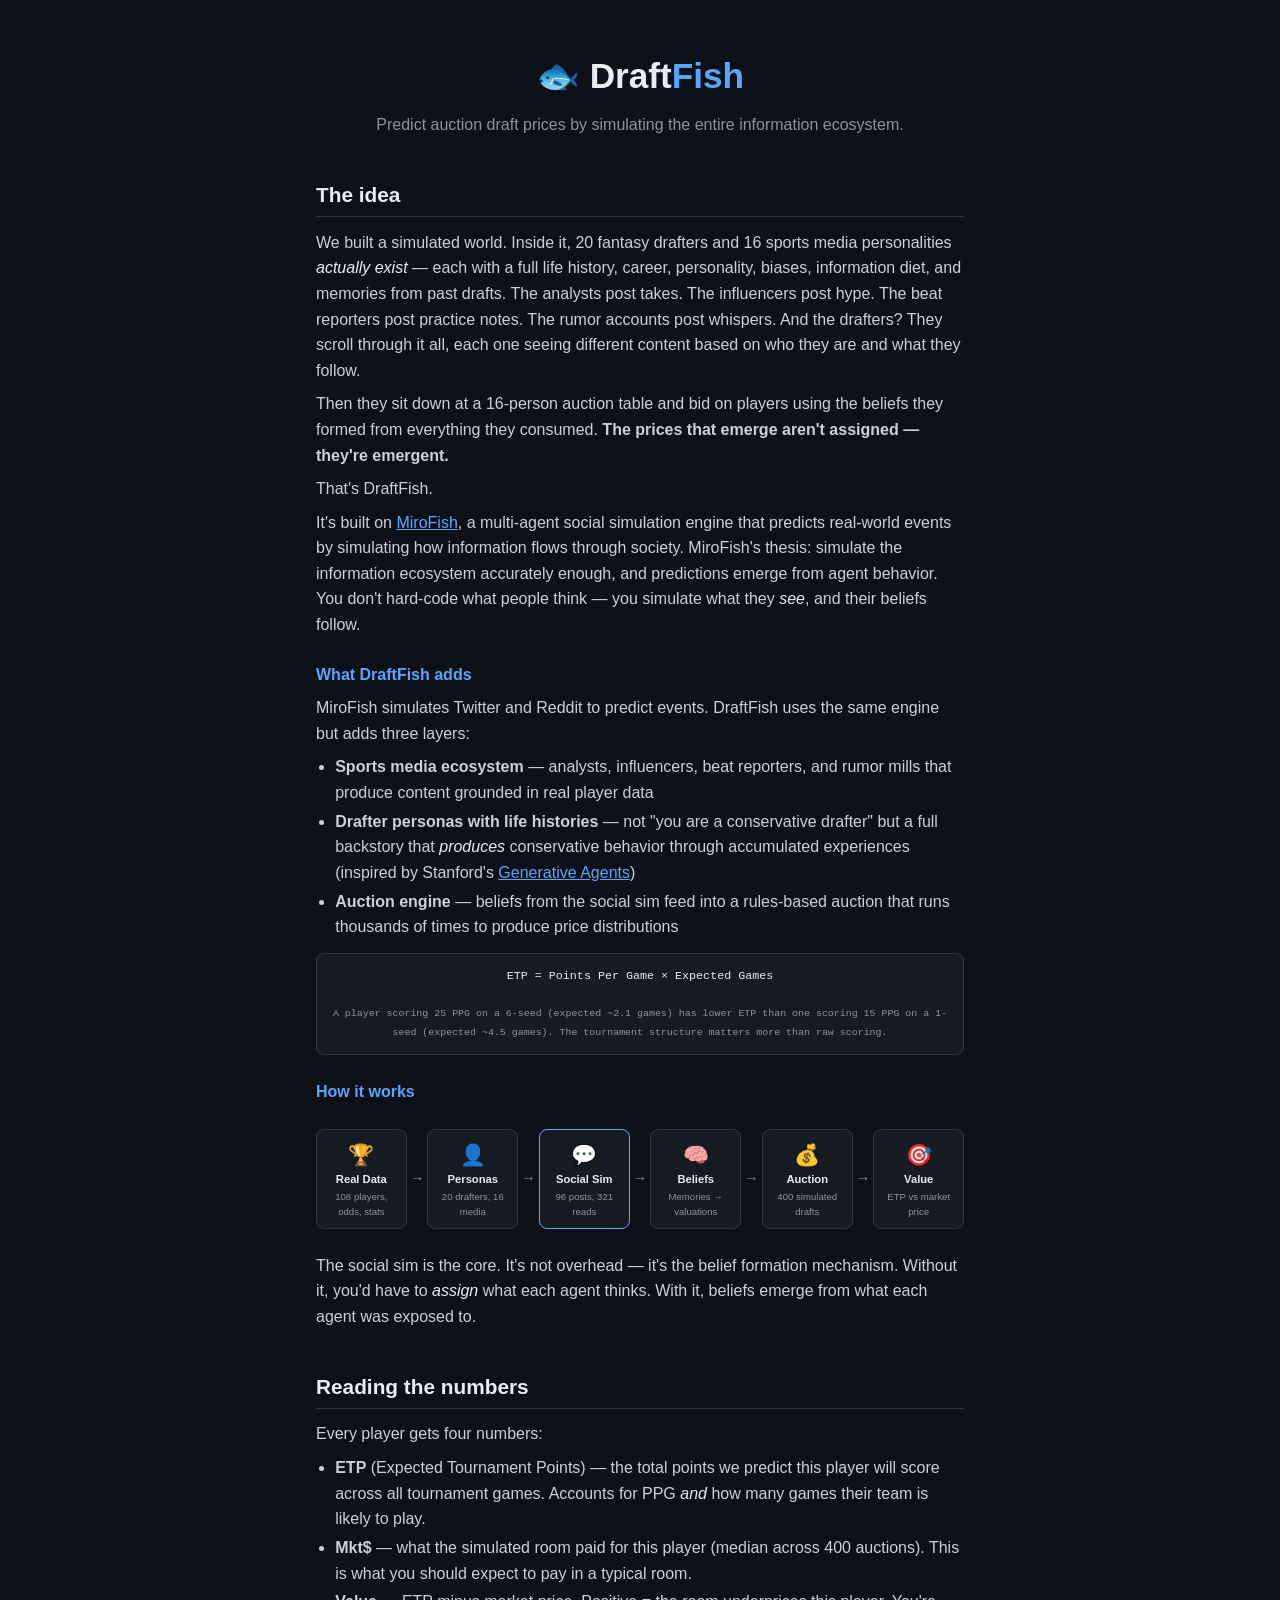
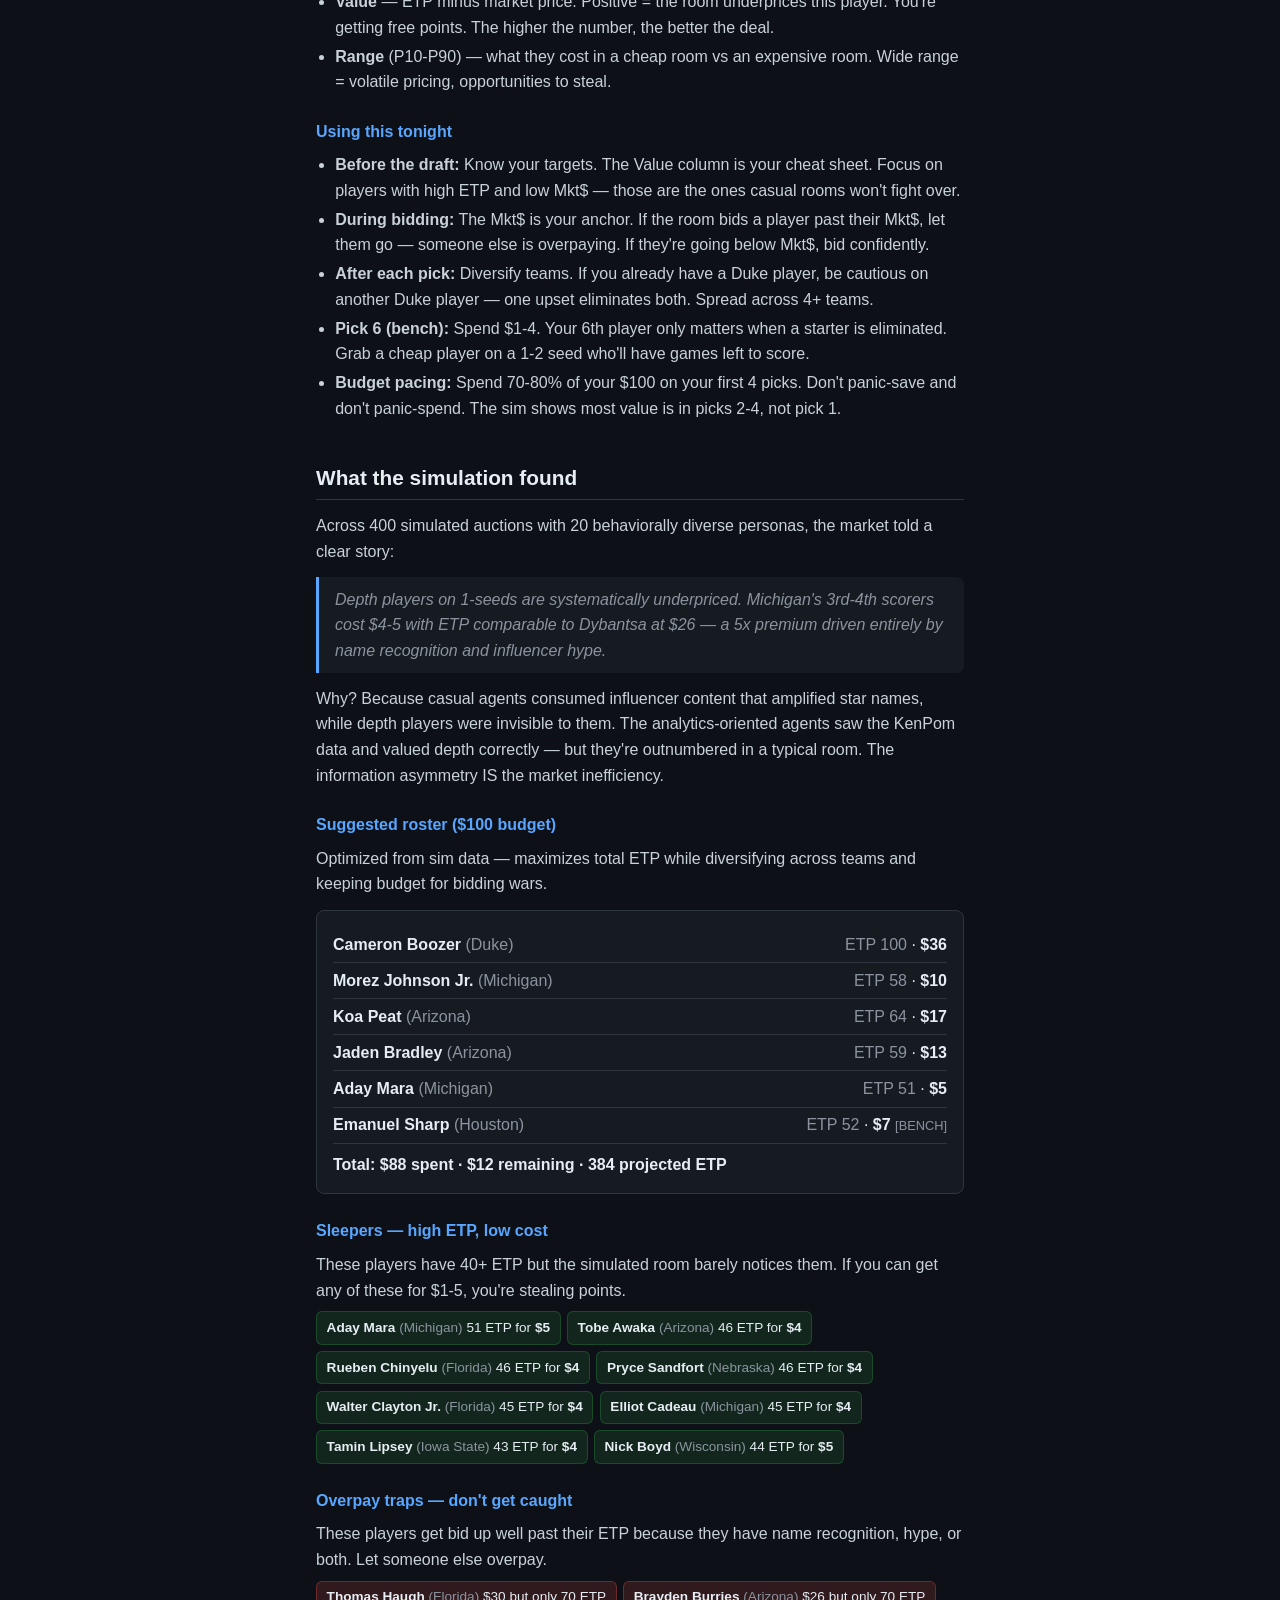
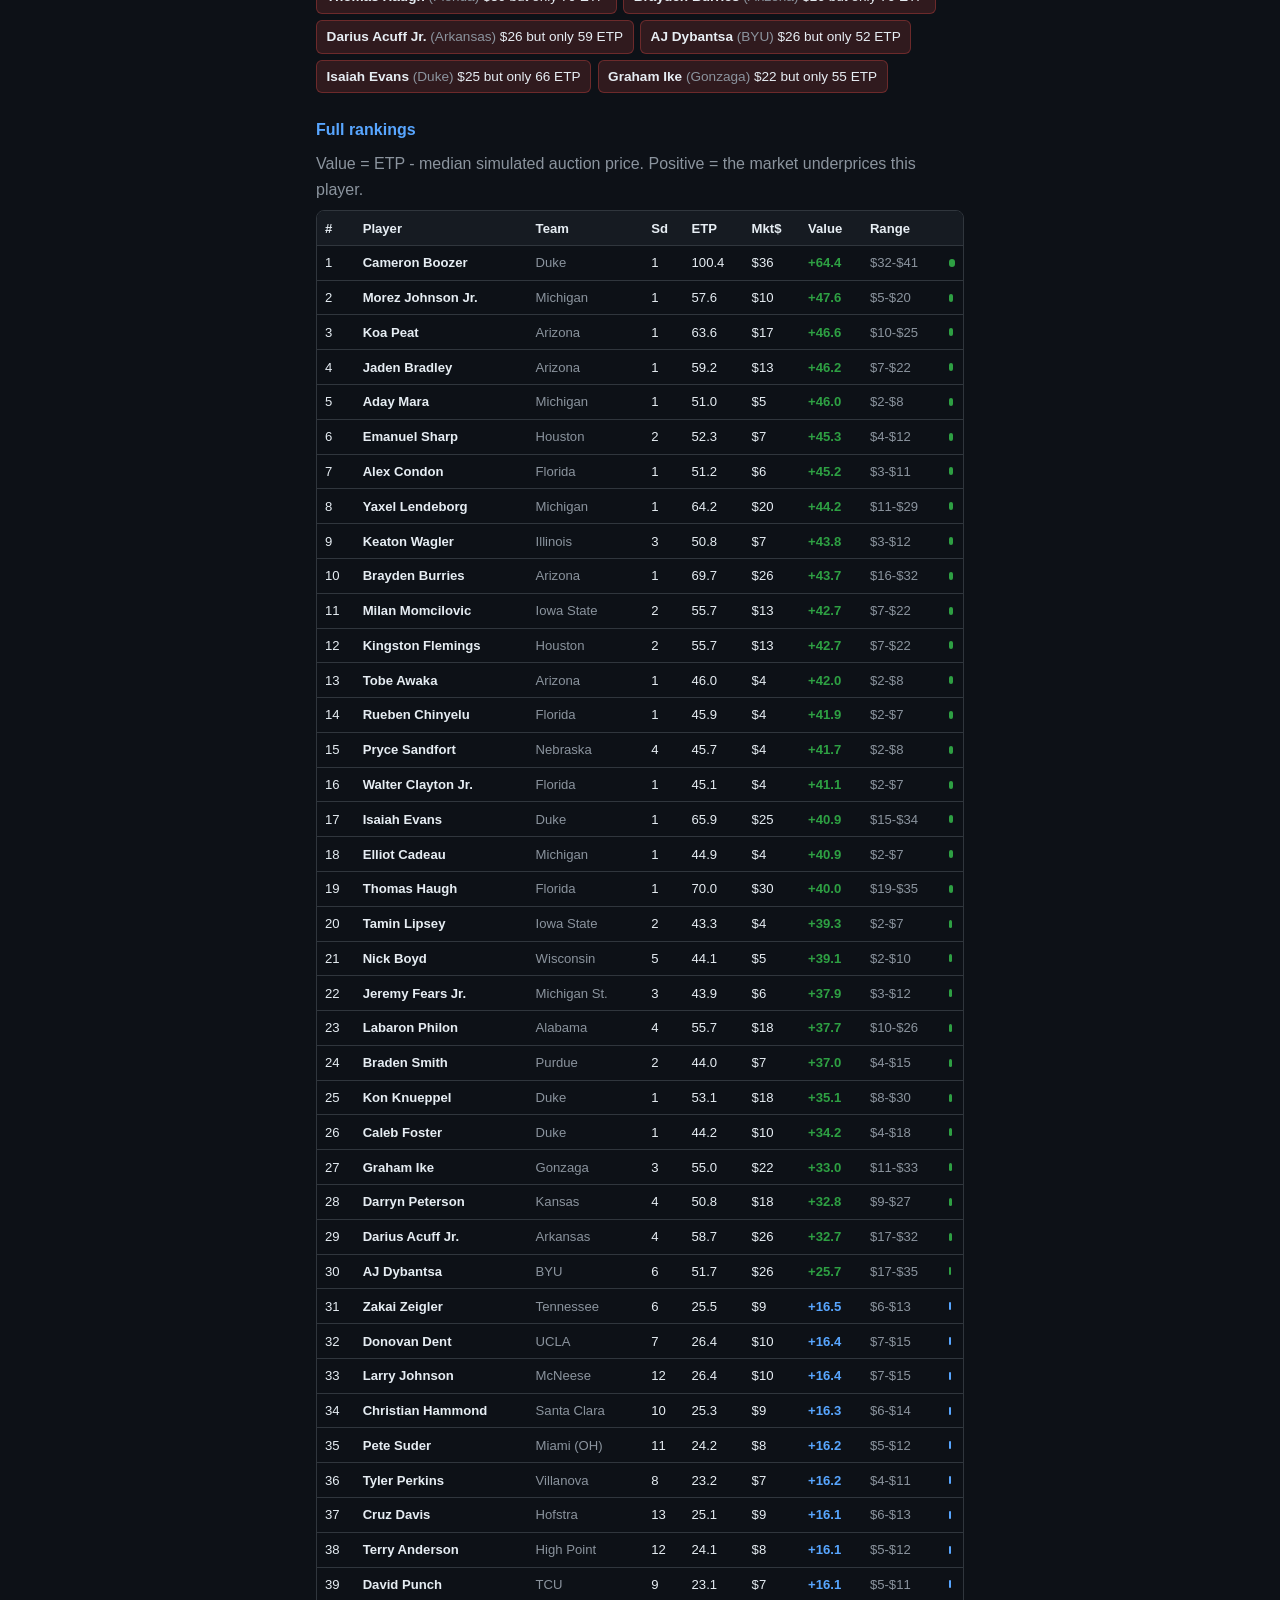
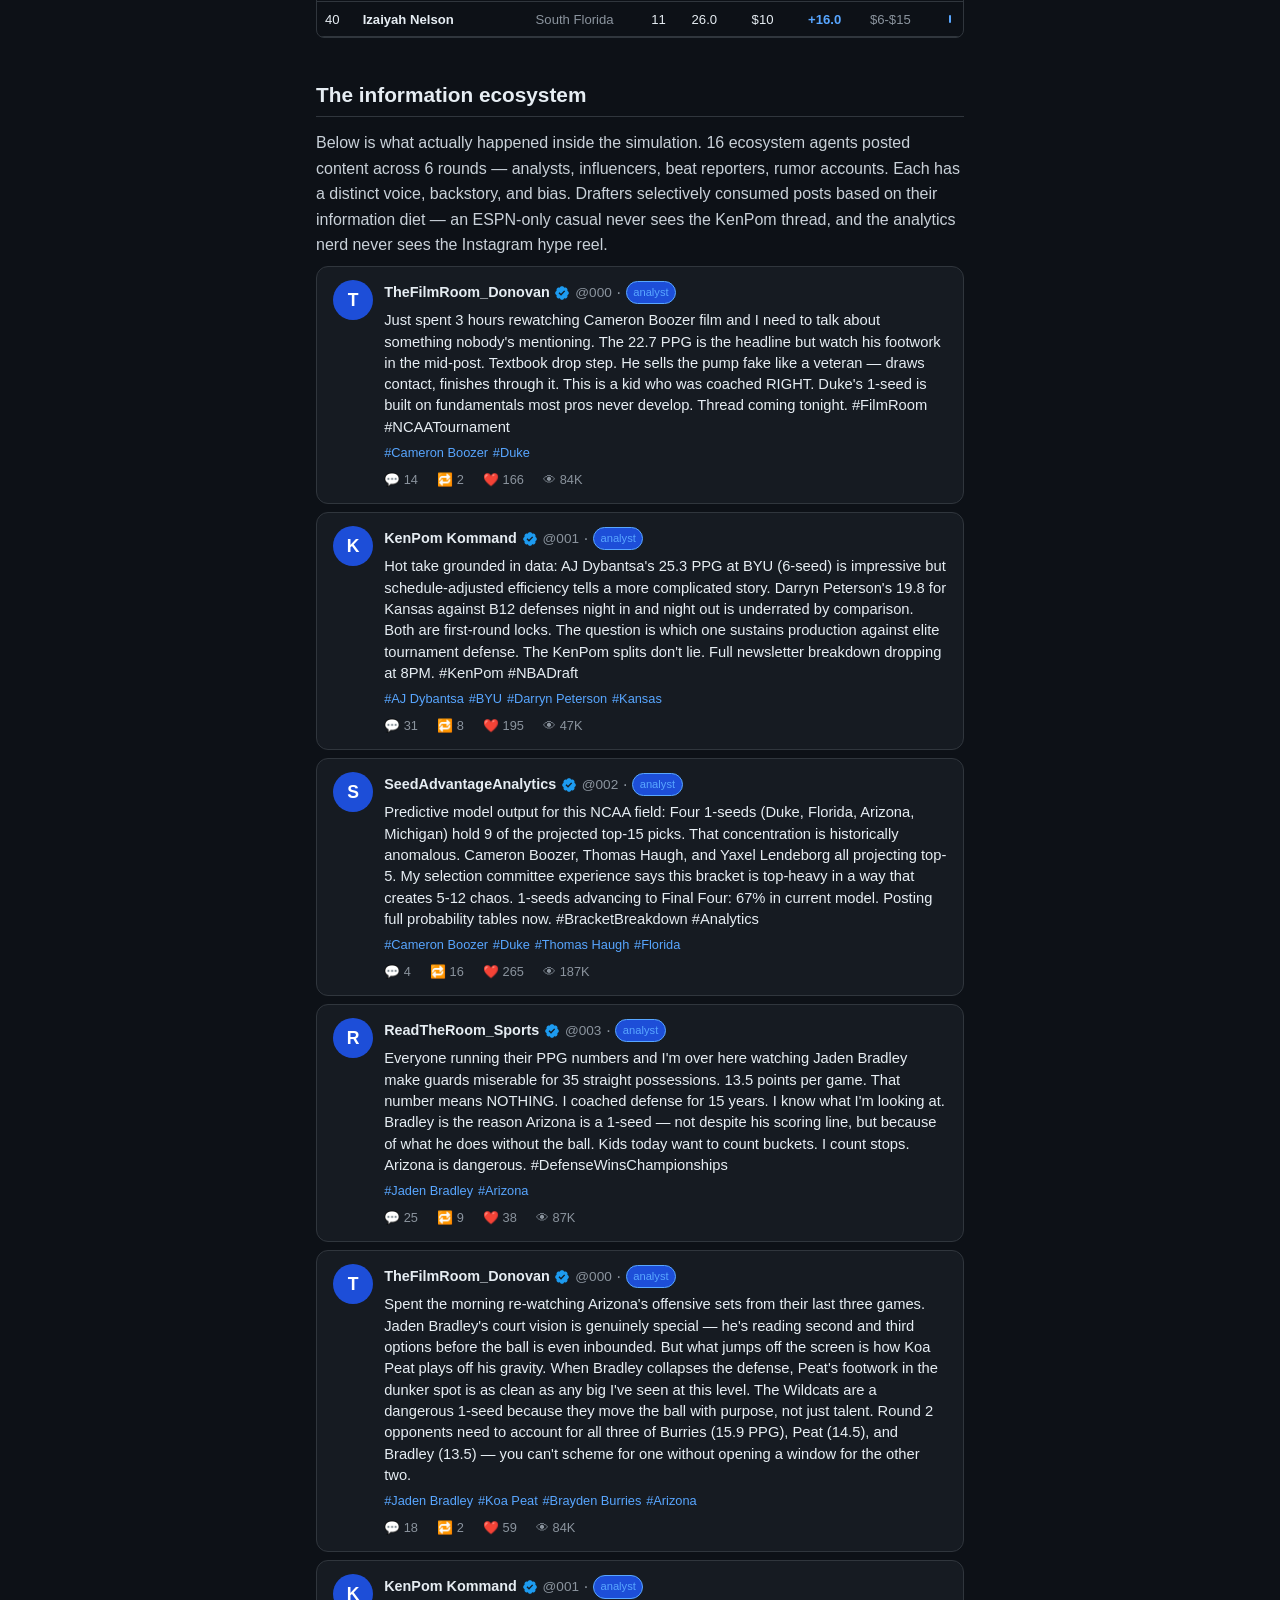
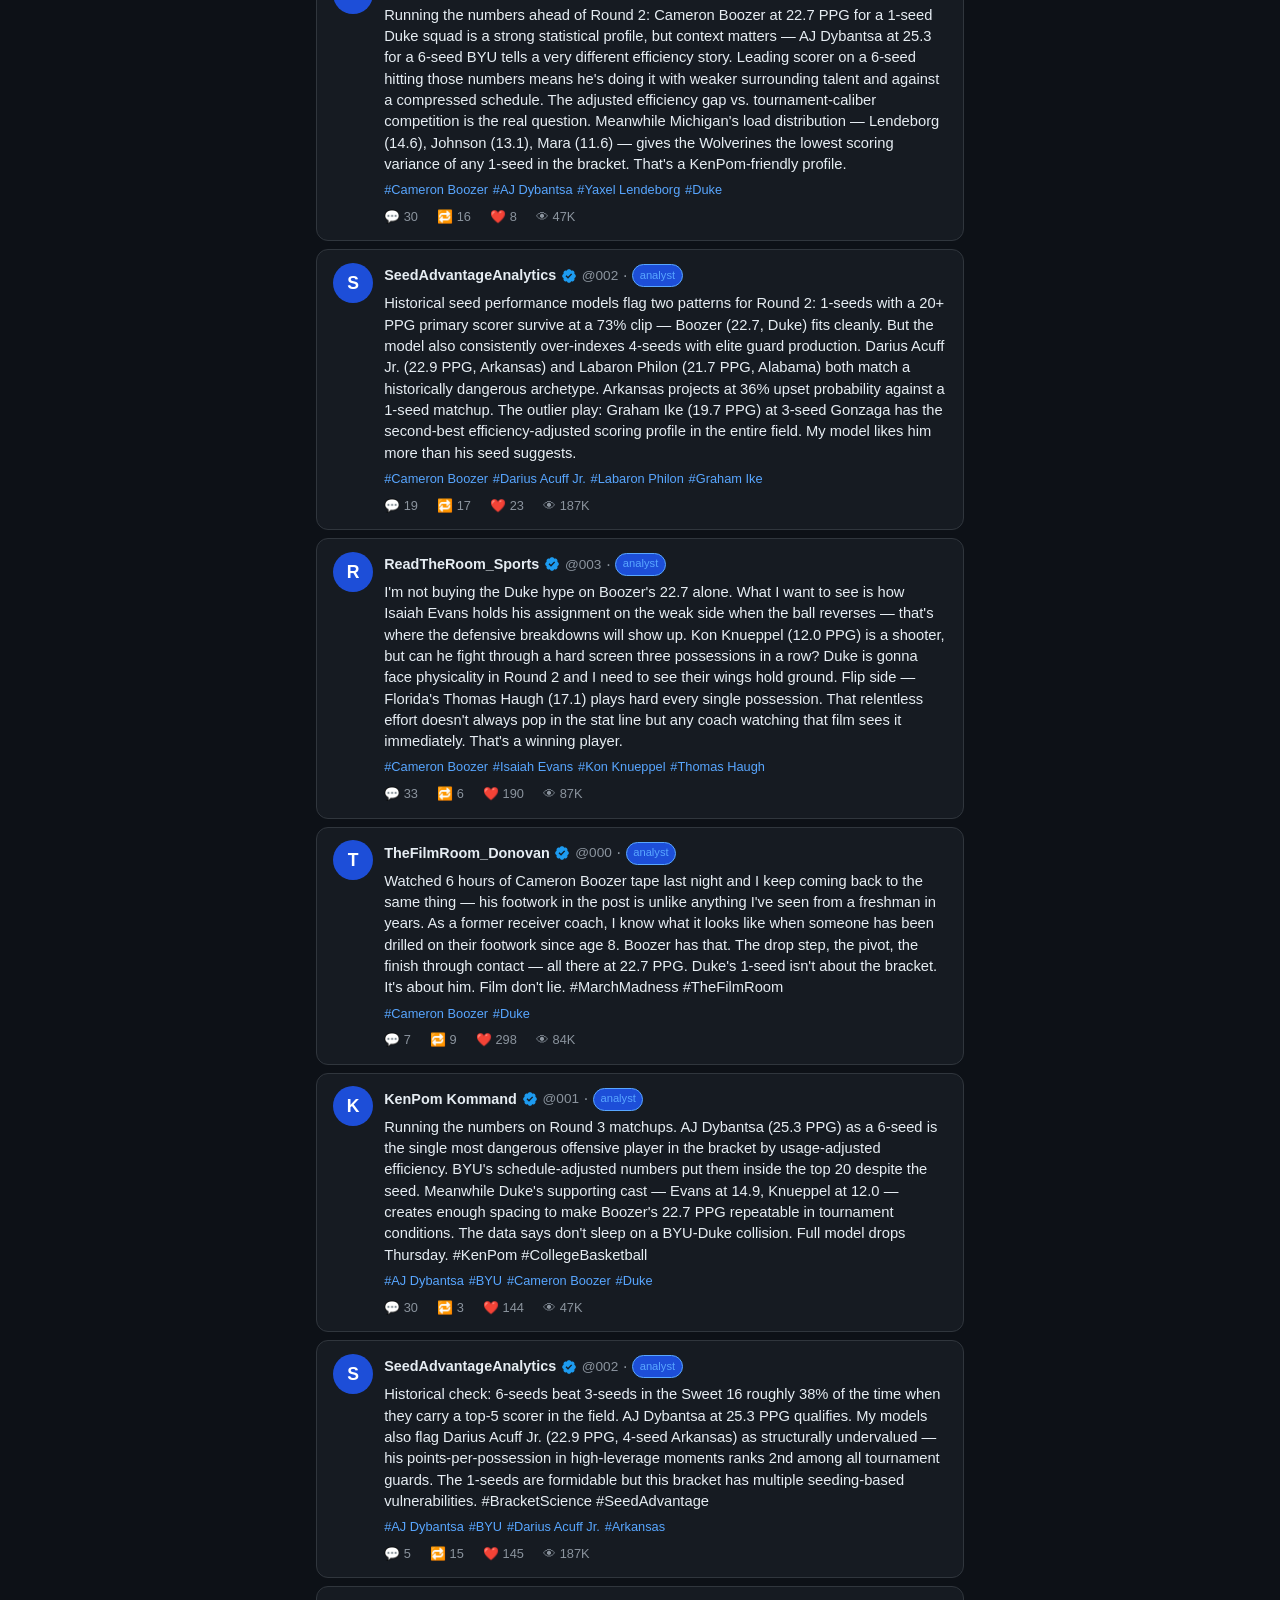
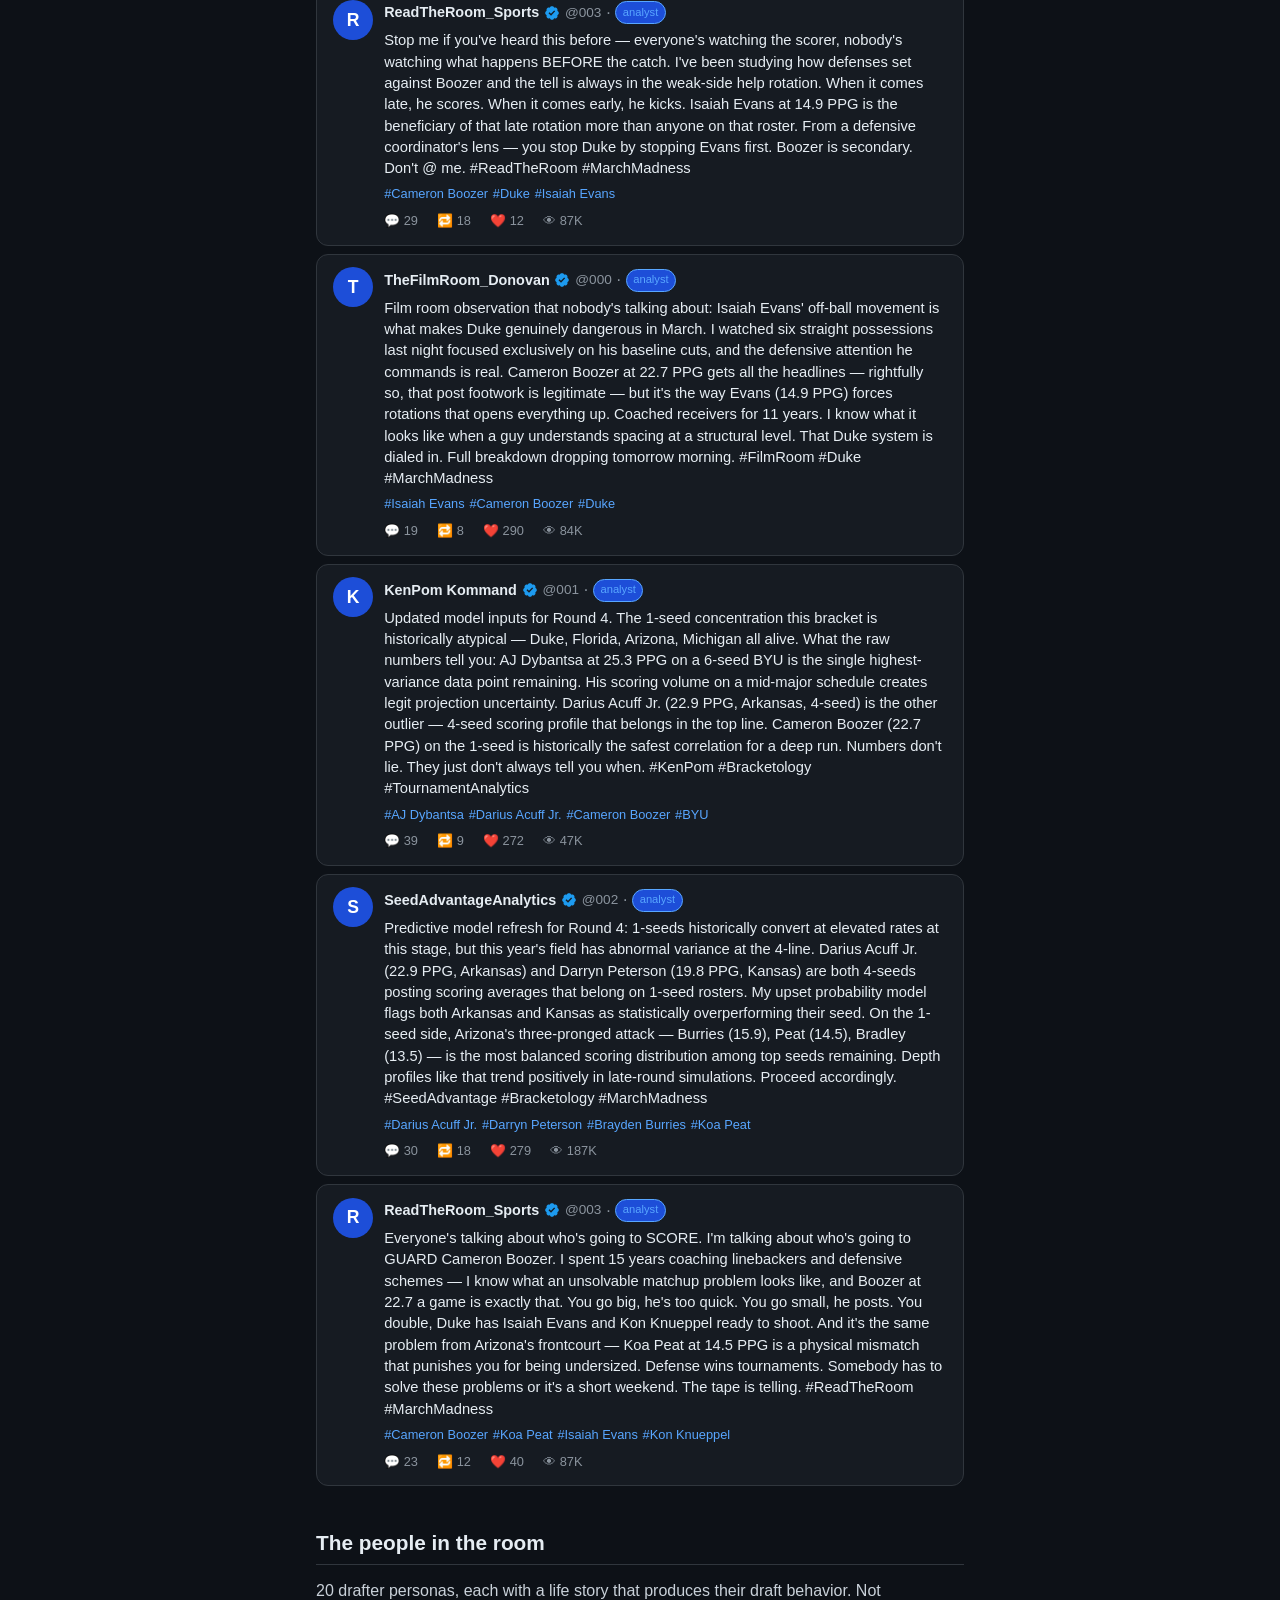
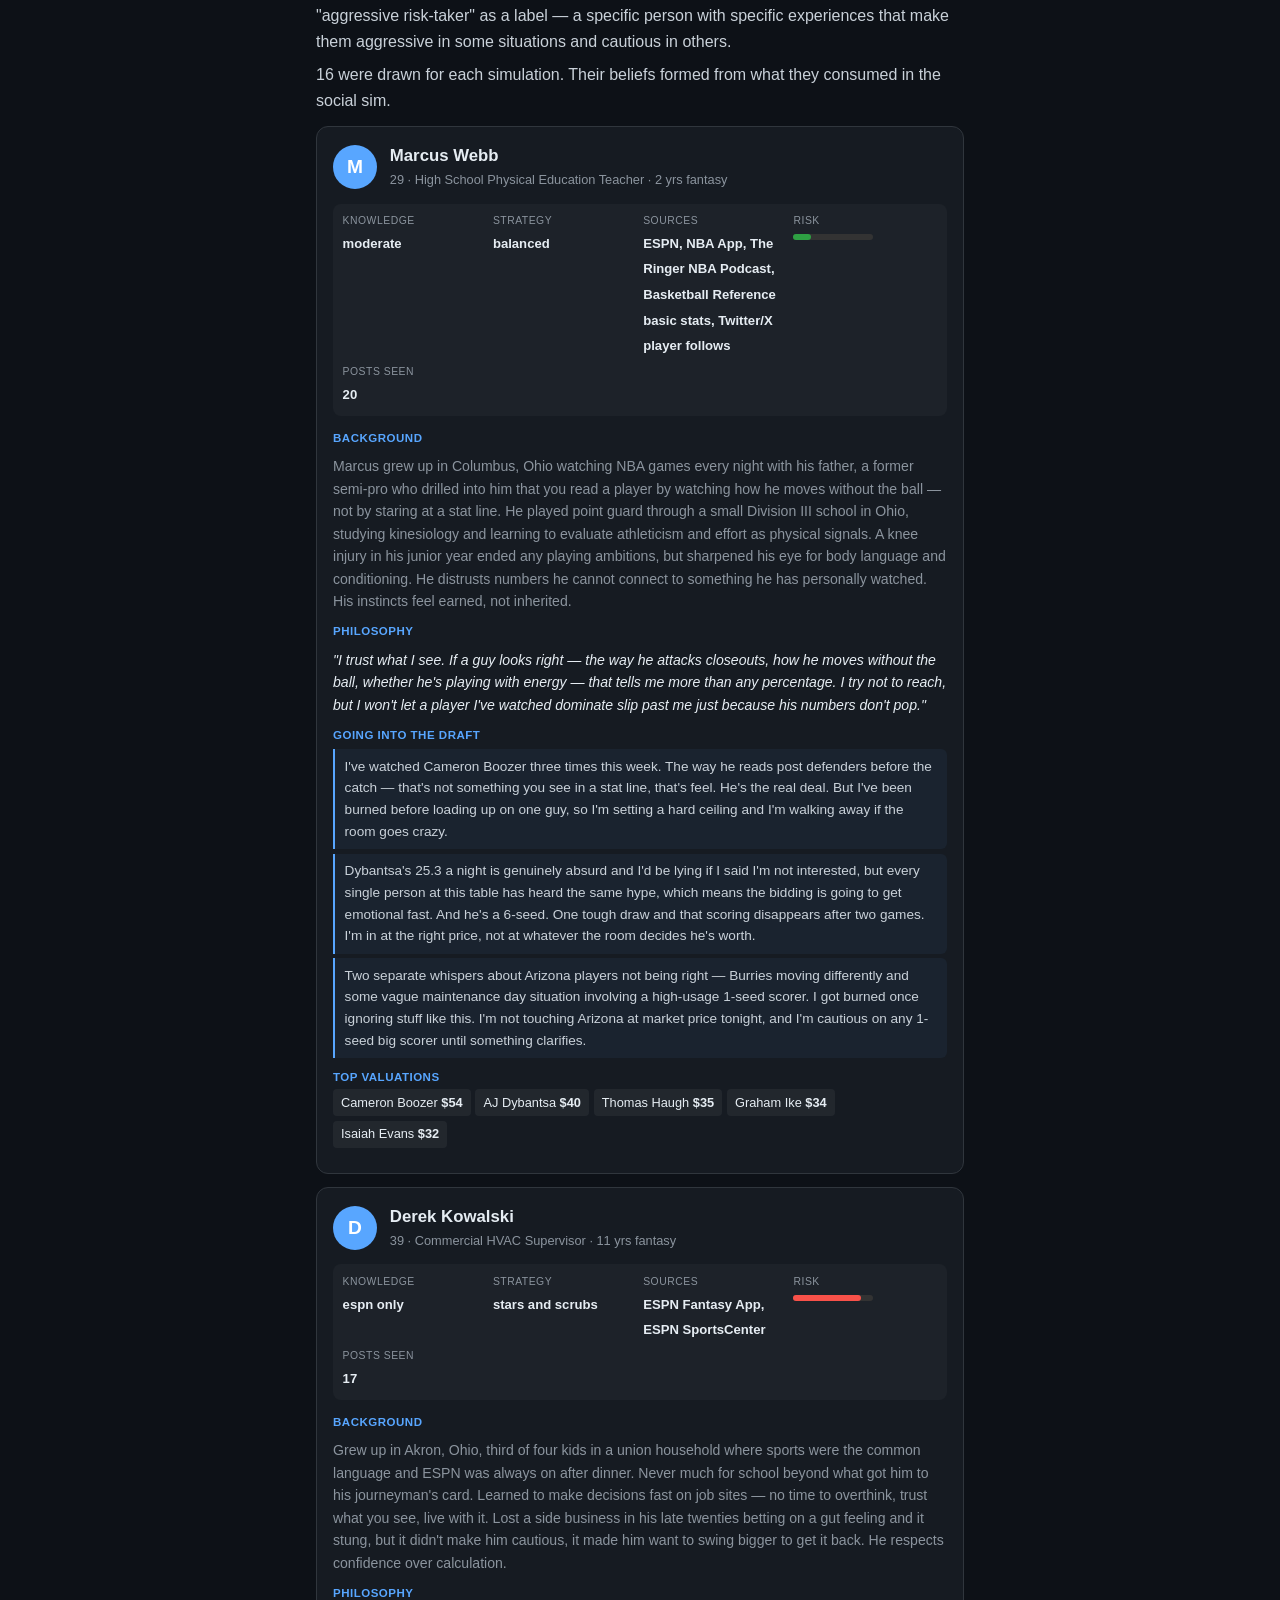
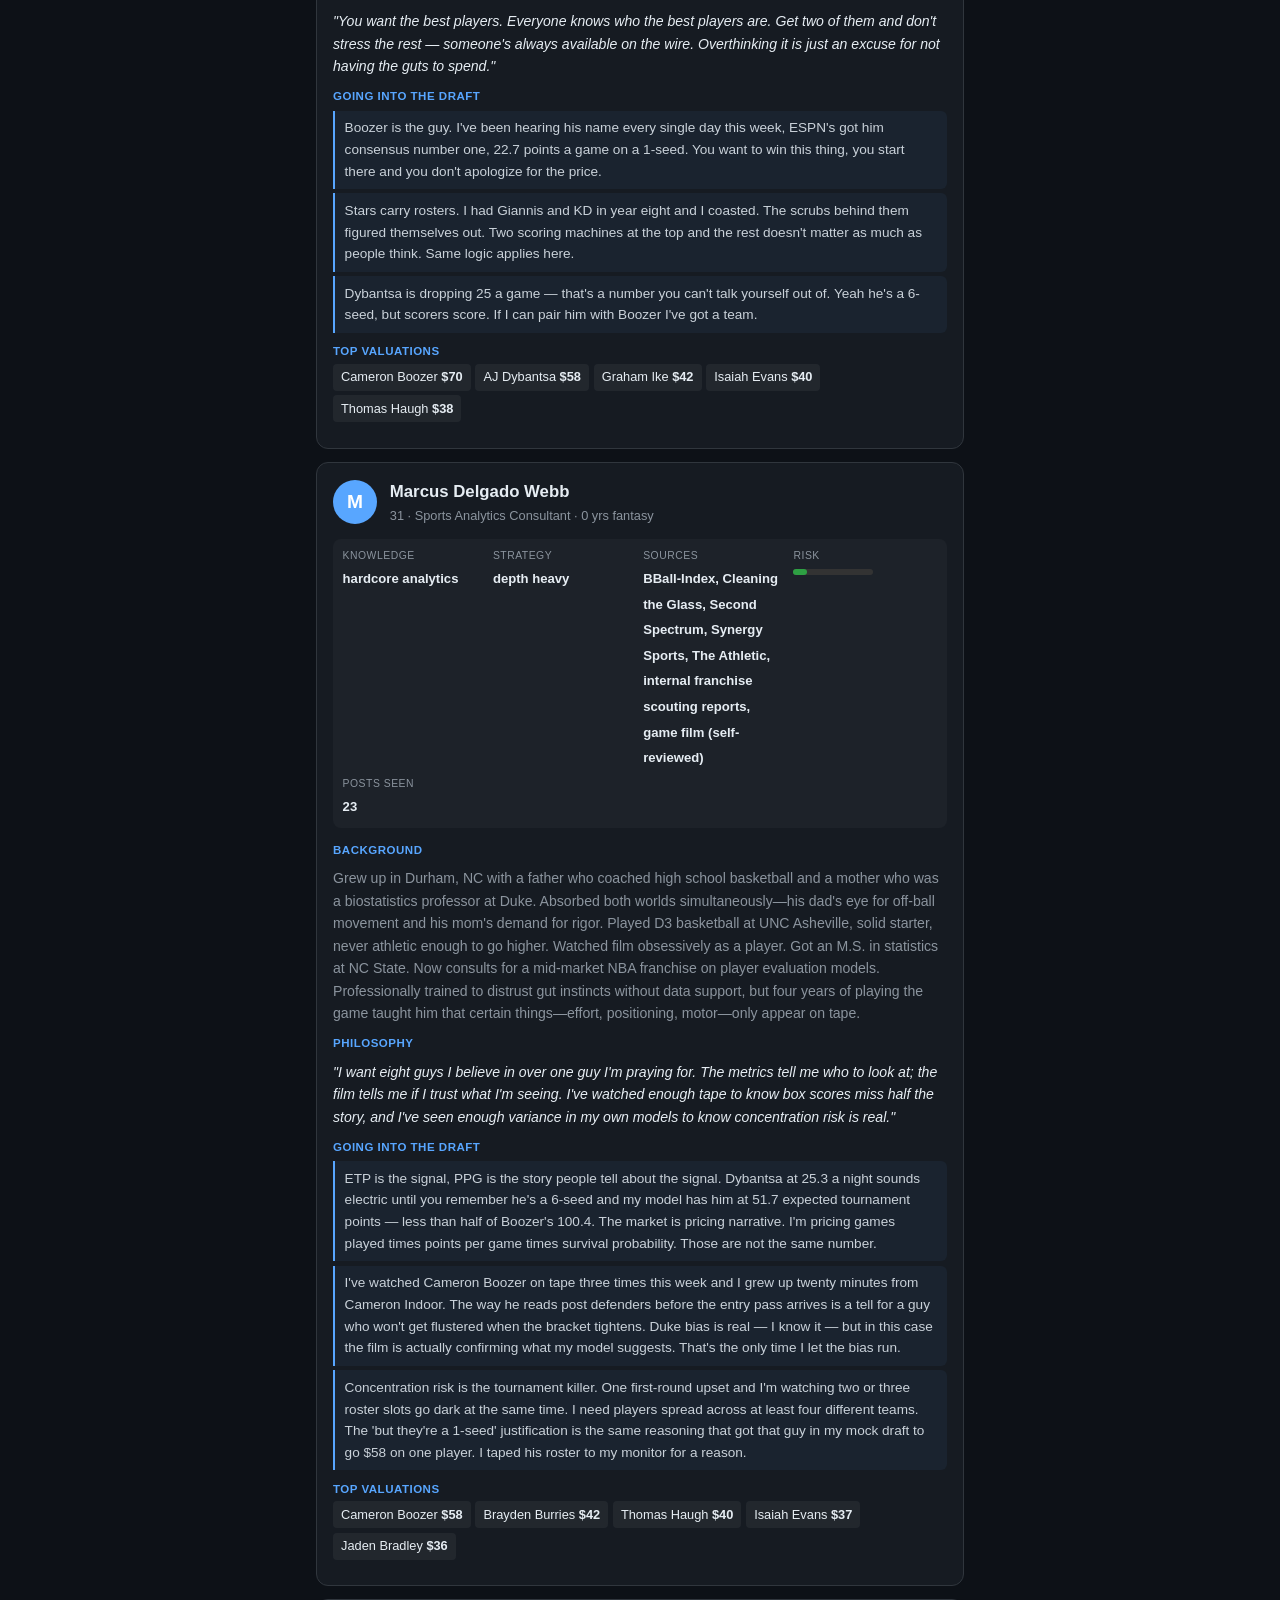
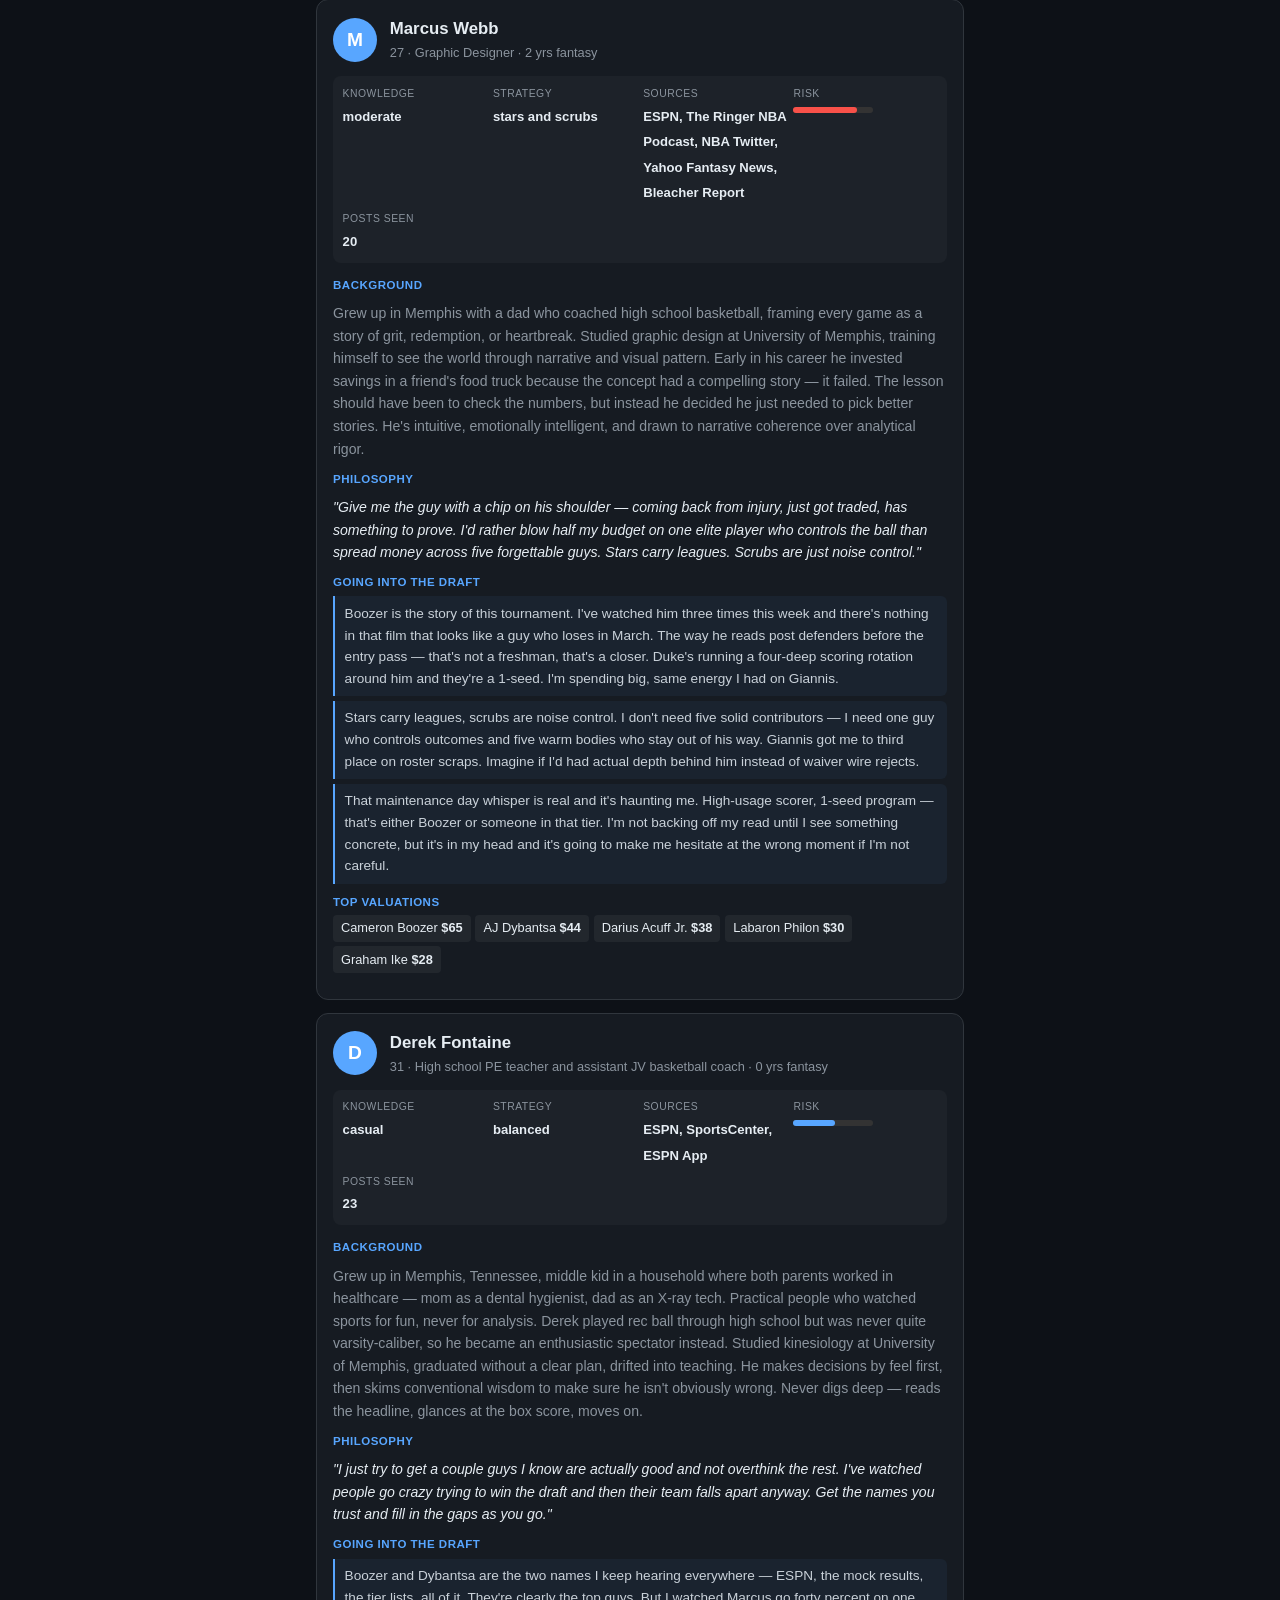
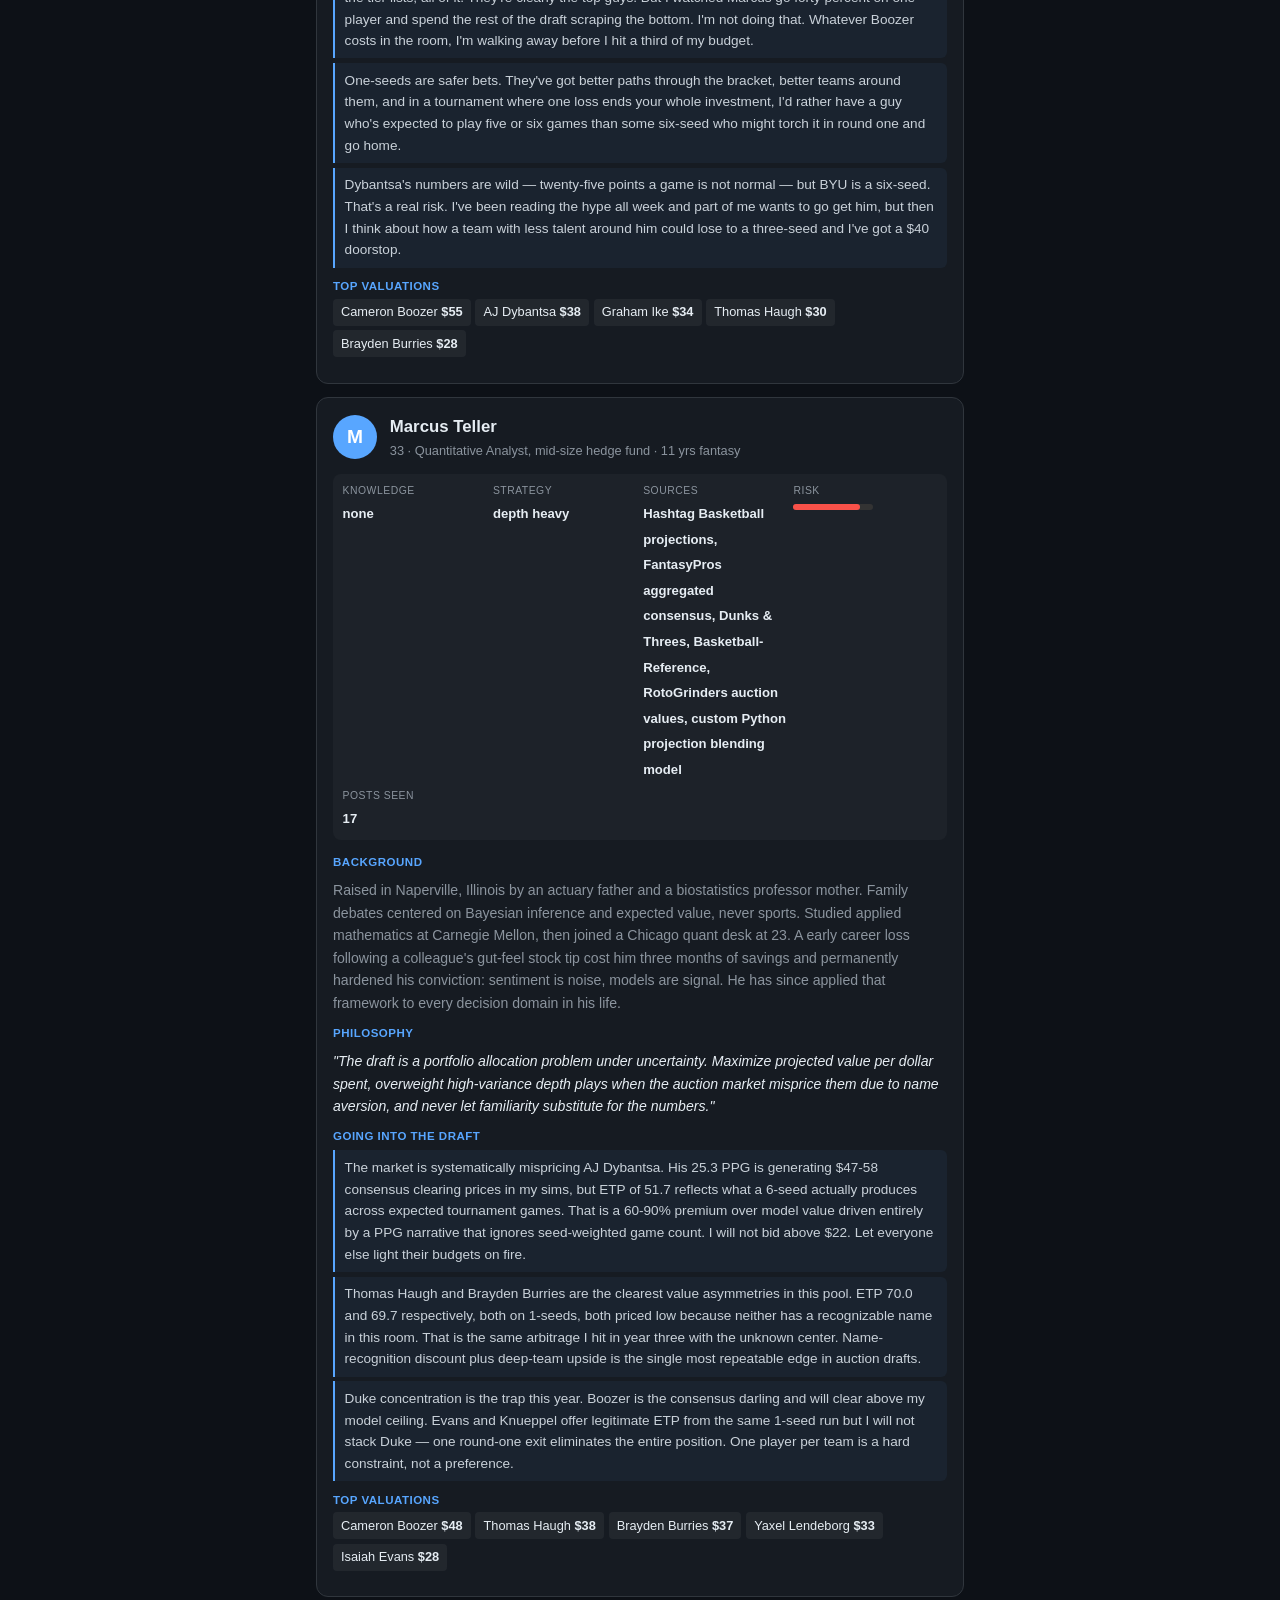
<file: index.html>
<!DOCTYPE html>
<html lang="en">
<head>
<meta charset="utf-8">
<meta name="viewport" content="width=device-width, initial-scale=1">
<title>DraftFish Results</title>
<style>
:root { --bg:#0d1117; --fg:#e6edf3; --m:#8b949e; --a:#58a6ff; --g:#2ea043;
         --r:#f85149; --y:#d29922; --bdr:#30363d; --card:#161b22; }
* { box-sizing:border-box; margin:0; padding:0; }
body { font-family:-apple-system,'Segoe UI',sans-serif; background:var(--bg);
       color:var(--fg); line-height:1.6; }
.wrap { max-width:680px; margin:0 auto; padding:1rem; }
h1 { font-size:2.2rem; font-weight:800; text-align:center; margin:2rem 0 0.2rem; }
h1 span { color:var(--a); }
.subtitle { text-align:center; color:var(--m); margin-bottom:2rem; }
h2 { font-size:1.3rem; margin:2.5rem 0 0.8rem; padding-bottom:0.3rem;
     border-bottom:1px solid var(--bdr); }
h3 { font-size:1rem; color:var(--a); margin:1.5rem 0 0.5rem; }
p { margin:0.5rem 0; color:#c9d1d9; }
.muted { color:var(--m); }
a { color:var(--a); }
em { color:var(--fg); }
ul { margin:0.4rem 0 0.4rem 1.2rem; color:#c9d1d9; }
li { margin:0.2rem 0; }
blockquote { border-left:3px solid var(--a); padding:0.6rem 1rem; margin:0.8rem 0;
             background:var(--card); border-radius:0 8px 8px 0; color:var(--m); font-style:italic; }
.formula { background:var(--card); border:1px solid var(--bdr); padding:0.8rem;
           border-radius:8px; text-align:center; font-family:monospace; margin:0.8rem 0; font-size:0.9em; }
code { background:var(--card); padding:0.1rem 0.3rem; border-radius:3px; font-size:0.88em; }

/* --- TWEETS --- */
.tw { display:flex; gap:0.7rem; padding:0.8rem 1rem; border:1px solid var(--bdr);
      border-radius:12px; margin:0.5rem 0; background:var(--card); }
.tw-left { flex-shrink:0; }
.tw-av { width:40px; height:40px; border-radius:50%; display:flex; align-items:center;
         justify-content:center; font-weight:700; font-size:1.1rem; color:#fff; }
.badge-analyst { background:#1d4ed8; }
.badge-influencer { background:#dc2626; }
.badge-beat_reporter { background:#ca8a04; }
.badge-rumor { background:#4b5563; }
.badge-mock_draft { background:#059669; }
.tw-right { flex:1; min-width:0; }
.tw-top { display:flex; align-items:center; gap:0.3rem; flex-wrap:wrap; }
.tw-name { font-weight:700; font-size:0.9em; }
.verified { vertical-align:-2px; }
.tw-handle { color:var(--m); font-size:0.85em; }
.tw-dot { color:var(--m); }
.tw-type { font-size:0.7em; padding:0.1rem 0.4rem; border-radius:999px; }
.tw-type.badge-analyst { color:var(--a); border:1px solid var(--a); }
.tw-type.badge-influencer { color:var(--r); border:1px solid var(--r); }
.tw-type.badge-beat_reporter { color:var(--y); border:1px solid var(--y); }
.tw-type.badge-rumor { color:var(--m); border:1px solid var(--m); }
.tw-type.badge-mock_draft { color:var(--g); border:1px solid var(--g); }
.tw-body { font-size:0.92em; margin:0.3rem 0; line-height:1.45; color:var(--fg); }
.tw-tags { display:flex; flex-wrap:wrap; gap:0.3rem; margin:0.3rem 0; }
.htag { color:var(--a); font-size:0.8em; }
.tw-actions { display:flex; gap:1.2rem; color:var(--m); font-size:0.8em; margin-top:0.4rem; }

/* --- PERSONAS --- */
.persona { background:var(--card); border:1px solid var(--bdr); border-radius:12px;
           padding:1rem; margin:0.8rem 0; }
.p-header { display:flex; gap:0.8rem; align-items:center; }
.p-av { width:44px; height:44px; border-radius:50%; background:var(--a); color:#fff;
        display:flex; align-items:center; justify-content:center; font-weight:700; font-size:1.2rem; }
.p-name { font-weight:700; font-size:1.05em; }
.p-meta { color:var(--m); font-size:0.8em; }
.p-stats { display:grid; grid-template-columns:repeat(auto-fill,minmax(120px,1fr)); gap:0.4rem;
           background:rgba(255,255,255,0.03); border-radius:8px; padding:0.6rem; margin:0.8rem 0; }
.p-label { font-size:0.65em; color:var(--m); text-transform:uppercase; letter-spacing:0.5px; display:block; }
.p-val { font-size:0.82em; font-weight:600; }
.risk-bar { background:#333; border-radius:4px; height:6px; width:80px; margin-top:4px; }
.risk-fill { height:6px; border-radius:4px; }
.p-section { margin:0.6rem 0; }
.p-section-title { font-size:0.72em; color:var(--a); text-transform:uppercase; letter-spacing:0.5px;
                   font-weight:600; margin-bottom:0.2rem; }
.p-section p { font-size:0.88em; color:var(--m); }
.belief { font-size:0.85em; padding:0.4rem 0.6rem; margin:0.3rem 0; background:rgba(88,166,255,0.06);
          border-left:2px solid var(--a); border-radius:0 6px 6px 0; color:#c9d1d9; }
.vp-row { display:flex; flex-wrap:wrap; gap:0.3rem; }
.vp { font-size:0.8em; background:rgba(255,255,255,0.05); padding:0.2rem 0.5rem; border-radius:4px; }

/* --- TABLE --- */
.tbl { overflow-x:auto; -webkit-overflow-scrolling:touch; margin:0.5rem 0;
      border:1px solid var(--bdr); border-radius:8px; }
.tbl table { width:100%; min-width:600px; border-collapse:collapse; font-size:0.82em; }
.tbl th,.tbl td { padding:0.4rem 0.5rem; border-bottom:1px solid var(--bdr); text-align:left; white-space:nowrap; }
.tbl td:nth-child(2) { white-space:normal; }
.tbl th { background:var(--card); font-weight:600; }
.vbar { height:8px; border-radius:3px; min-width:2px; display:block; }

/* --- PIPELINE --- */
.pipe { display:flex; align-items:center; justify-content:center; gap:0.2rem;
        flex-wrap:wrap; margin:1.5rem 0; }
.pipe-s { background:var(--card); border:1px solid var(--bdr); border-radius:8px;
          padding:0.5rem; text-align:center; flex:1; min-width:80px; }
.pipe-s.hl { border-color:var(--a); }
.pipe-i { font-size:1.3rem; }
.pipe-t { font-weight:700; font-size:0.7em; }
.pipe-d { font-size:0.6em; color:var(--m); }
.pipe-a { color:var(--m); font-size:0.9rem; }
@media(max-width:600px) { .pipe-a { display:none; } .pipe { gap:0.4rem; } }

@media(max-width:600px) {
  .wrap { padding:0.5rem; }
  h1 { font-size:1.6rem; }
  .tw { padding:0.6rem; }
  .p-stats { grid-template-columns:repeat(2,1fr); }
  table { font-size:0.72em; }
}
</style>
</head>
<body>
<div class="wrap">

<h1>&#128031; Draft<span>Fish</span></h1>
<p class="subtitle">Predict auction draft prices by simulating the entire information ecosystem.</p>

<h2>The idea</h2>
<p>We built a simulated world. Inside it, 20 fantasy drafters and 16 sports media personalities <em>actually exist</em> — each with a full life history, career, personality, biases, information diet, and memories from past drafts. The analysts post takes. The influencers post hype. The beat reporters post practice notes. The rumor accounts post whispers. And the drafters? They scroll through it all, each one seeing different content based on who they are and what they follow.</p>
<p>Then they sit down at a 16-person auction table and bid on players using the beliefs they formed from everything they consumed. <strong>The prices that emerge aren't assigned — they're emergent.</strong></p>
<p>That's DraftFish.</p>
<p>It's built on <a href="https://github.com/nikmcfly/MiroFish-Offline">MiroFish</a>, a multi-agent social simulation engine that predicts real-world events by simulating how information flows through society. MiroFish's thesis: simulate the information ecosystem accurately enough, and predictions emerge from agent behavior. You don't hard-code what people think — you simulate what they <em>see</em>, and their beliefs follow.</p>

<h3>What DraftFish adds</h3>
<p>MiroFish simulates Twitter and Reddit to predict events. DraftFish uses the same engine but adds three layers:</p>
<ul>
<li><strong>Sports media ecosystem</strong> — analysts, influencers, beat reporters, and rumor mills that produce content grounded in real player data</li>
<li><strong>Drafter personas with life histories</strong> — not "you are a conservative drafter" but a full backstory that <em>produces</em> conservative behavior through accumulated experiences (inspired by Stanford's <a href="https://arxiv.org/abs/2304.03442">Generative Agents</a>)</li>
<li><strong>Auction engine</strong> — beliefs from the social sim feed into a rules-based auction that runs thousands of times to produce price distributions</li>
</ul>

<div class="formula">ETP = Points Per Game &times; Expected Games<br><br>
<span class="muted" style="font-size:0.85em">A player scoring 25 PPG on a 6-seed (expected ~2.1 games) has lower ETP than one scoring 15 PPG on a 1-seed (expected ~4.5 games). The tournament structure matters more than raw scoring.</span></div>

<h3>How it works</h3>
<div class="pipe">
  <div class="pipe-s"><div class="pipe-i">&#127942;</div><div class="pipe-t">Real Data</div><div class="pipe-d">108 players, odds, stats</div></div>
  <div class="pipe-a">&rarr;</div>
  <div class="pipe-s"><div class="pipe-i">&#128100;</div><div class="pipe-t">Personas</div><div class="pipe-d">20 drafters, 16 media</div></div>
  <div class="pipe-a">&rarr;</div>
  <div class="pipe-s hl"><div class="pipe-i">&#128172;</div><div class="pipe-t">Social Sim</div><div class="pipe-d">96 posts, 321 reads</div></div>
  <div class="pipe-a">&rarr;</div>
  <div class="pipe-s"><div class="pipe-i">&#129504;</div><div class="pipe-t">Beliefs</div><div class="pipe-d">Memories &rarr; valuations</div></div>
  <div class="pipe-a">&rarr;</div>
  <div class="pipe-s"><div class="pipe-i">&#128176;</div><div class="pipe-t">Auction</div><div class="pipe-d">400 simulated drafts</div></div>
  <div class="pipe-a">&rarr;</div>
  <div class="pipe-s"><div class="pipe-i">&#127919;</div><div class="pipe-t">Value</div><div class="pipe-d">ETP vs market price</div></div>
</div>

<p>The social sim is the core. It's not overhead — it's the belief formation mechanism. Without it, you'd have to <em>assign</em> what each agent thinks. With it, beliefs emerge from what each agent was exposed to.</p>

<h2>Reading the numbers</h2>
<p>Every player gets four numbers:</p>
<ul>
<li><strong>ETP</strong> (Expected Tournament Points) — the total points we predict this player will score across all tournament games. Accounts for PPG <em>and</em> how many games their team is likely to play.</li>
<li><strong>Mkt$</strong> — what the simulated room paid for this player (median across 400 auctions). This is what you should expect to pay in a typical room.</li>
<li><strong>Value</strong> — ETP minus market price. Positive = the room underprices this player. You're getting free points. The higher the number, the better the deal.</li>
<li><strong>Range</strong> (P10-P90) — what they cost in a cheap room vs an expensive room. Wide range = volatile pricing, opportunities to steal.</li>
</ul>

<h3>Using this tonight</h3>
<ul>
<li><strong>Before the draft:</strong> Know your targets. The Value column is your cheat sheet. Focus on players with high ETP and low Mkt$ — those are the ones casual rooms won't fight over.</li>
<li><strong>During bidding:</strong> The Mkt$ is your anchor. If the room bids a player past their Mkt$, let them go — someone else is overpaying. If they're going below Mkt$, bid confidently.</li>
<li><strong>After each pick:</strong> Diversify teams. If you already have a Duke player, be cautious on another Duke player — one upset eliminates both. Spread across 4+ teams.</li>
<li><strong>Pick 6 (bench):</strong> Spend $1-4. Your 6th player only matters when a starter is eliminated. Grab a cheap player on a 1-2 seed who'll have games left to score.</li>
<li><strong>Budget pacing:</strong> Spend 70-80% of your $100 on your first 4 picks. Don't panic-save and don't panic-spend. The sim shows most value is in picks 2-4, not pick 1.</li>
</ul>

<h2>What the simulation found</h2>
<p>Across 400 simulated auctions with 20 behaviorally diverse personas, the market told a clear story:</p>

<blockquote>Depth players on 1-seeds are systematically underpriced. Michigan's 3rd-4th scorers cost $4-5 with ETP comparable to Dybantsa at $26 — a 5x premium driven entirely by name recognition and influencer hype.</blockquote>

<p>Why? Because casual agents consumed influencer content that amplified star names, while depth players were invisible to them. The analytics-oriented agents saw the KenPom data and valued depth correctly — but they're outnumbered in a typical room. The information asymmetry IS the market inefficiency.</p>

<h3>Suggested roster ($100 budget)</h3>
<p>Optimized from sim data — maximizes total ETP while diversifying across teams and keeping budget for bidding wars.</p>

<div style="background:var(--card);border:1px solid var(--bdr);border-radius:8px;padding:1rem;margin:0.8rem 0">
<div style="display:flex;justify-content:space-between;padding:0.3rem 0;border-bottom:1px solid var(--bdr)"><span><strong>Cameron Boozer</strong> <span class="muted">(Duke)</span></span><span><span class="muted">ETP 100</span> &middot; <strong>$36</strong></span></div><div style="display:flex;justify-content:space-between;padding:0.3rem 0;border-bottom:1px solid var(--bdr)"><span><strong>Morez Johnson Jr.</strong> <span class="muted">(Michigan)</span></span><span><span class="muted">ETP 58</span> &middot; <strong>$10</strong></span></div><div style="display:flex;justify-content:space-between;padding:0.3rem 0;border-bottom:1px solid var(--bdr)"><span><strong>Koa Peat</strong> <span class="muted">(Arizona)</span></span><span><span class="muted">ETP 64</span> &middot; <strong>$17</strong></span></div><div style="display:flex;justify-content:space-between;padding:0.3rem 0;border-bottom:1px solid var(--bdr)"><span><strong>Jaden Bradley</strong> <span class="muted">(Arizona)</span></span><span><span class="muted">ETP 59</span> &middot; <strong>$13</strong></span></div><div style="display:flex;justify-content:space-between;padding:0.3rem 0;border-bottom:1px solid var(--bdr)"><span><strong>Aday Mara</strong> <span class="muted">(Michigan)</span></span><span><span class="muted">ETP 51</span> &middot; <strong>$5</strong></span></div><div style="display:flex;justify-content:space-between;padding:0.3rem 0;border-bottom:1px solid var(--bdr)"><span><strong>Emanuel Sharp</strong> <span class="muted">(Houston)</span></span><span><span class="muted">ETP 52</span> &middot; <strong>$7</strong> <span style="color:var(--m);font-size:0.8em">[BENCH]</span></span></div>
<div style="margin-top:0.5rem;font-weight:700">Total: $88 spent &middot; $12 remaining &middot; 384 projected ETP</div>
</div>

<h3>Sleepers — high ETP, low cost</h3>
<p>These players have 40+ ETP but the simulated room barely notices them. If you can get any of these for $1-5, you're stealing points.</p>
<div style="display:flex;flex-wrap:wrap;gap:0.4rem;margin:0.5rem 0">
<span style="background:rgba(46,160,67,0.15);border:1px solid rgba(46,160,67,0.3);padding:0.3rem 0.6rem;border-radius:6px;font-size:0.85em"><strong>Aday Mara</strong> <span class="muted">(Michigan)</span> 51 ETP for <strong>$5</strong></span><span style="background:rgba(46,160,67,0.15);border:1px solid rgba(46,160,67,0.3);padding:0.3rem 0.6rem;border-radius:6px;font-size:0.85em"><strong>Tobe Awaka</strong> <span class="muted">(Arizona)</span> 46 ETP for <strong>$4</strong></span><span style="background:rgba(46,160,67,0.15);border:1px solid rgba(46,160,67,0.3);padding:0.3rem 0.6rem;border-radius:6px;font-size:0.85em"><strong>Rueben Chinyelu</strong> <span class="muted">(Florida)</span> 46 ETP for <strong>$4</strong></span><span style="background:rgba(46,160,67,0.15);border:1px solid rgba(46,160,67,0.3);padding:0.3rem 0.6rem;border-radius:6px;font-size:0.85em"><strong>Pryce Sandfort</strong> <span class="muted">(Nebraska)</span> 46 ETP for <strong>$4</strong></span><span style="background:rgba(46,160,67,0.15);border:1px solid rgba(46,160,67,0.3);padding:0.3rem 0.6rem;border-radius:6px;font-size:0.85em"><strong>Walter Clayton Jr.</strong> <span class="muted">(Florida)</span> 45 ETP for <strong>$4</strong></span><span style="background:rgba(46,160,67,0.15);border:1px solid rgba(46,160,67,0.3);padding:0.3rem 0.6rem;border-radius:6px;font-size:0.85em"><strong>Elliot Cadeau</strong> <span class="muted">(Michigan)</span> 45 ETP for <strong>$4</strong></span><span style="background:rgba(46,160,67,0.15);border:1px solid rgba(46,160,67,0.3);padding:0.3rem 0.6rem;border-radius:6px;font-size:0.85em"><strong>Tamin Lipsey</strong> <span class="muted">(Iowa State)</span> 43 ETP for <strong>$4</strong></span><span style="background:rgba(46,160,67,0.15);border:1px solid rgba(46,160,67,0.3);padding:0.3rem 0.6rem;border-radius:6px;font-size:0.85em"><strong>Nick Boyd</strong> <span class="muted">(Wisconsin)</span> 44 ETP for <strong>$5</strong></span>
</div>

<h3>Overpay traps — don't get caught</h3>
<p>These players get bid up well past their ETP because they have name recognition, hype, or both. Let someone else overpay.</p>
<div style="display:flex;flex-wrap:wrap;gap:0.4rem;margin:0.5rem 0">
<span style="background:rgba(248,81,73,0.15);border:1px solid rgba(248,81,73,0.3);padding:0.3rem 0.6rem;border-radius:6px;font-size:0.85em"><strong>Thomas Haugh</strong> <span class="muted">(Florida)</span> $30 but only 70 ETP</span><span style="background:rgba(248,81,73,0.15);border:1px solid rgba(248,81,73,0.3);padding:0.3rem 0.6rem;border-radius:6px;font-size:0.85em"><strong>Brayden Burries</strong> <span class="muted">(Arizona)</span> $26 but only 70 ETP</span><span style="background:rgba(248,81,73,0.15);border:1px solid rgba(248,81,73,0.3);padding:0.3rem 0.6rem;border-radius:6px;font-size:0.85em"><strong>Darius Acuff Jr.</strong> <span class="muted">(Arkansas)</span> $26 but only 59 ETP</span><span style="background:rgba(248,81,73,0.15);border:1px solid rgba(248,81,73,0.3);padding:0.3rem 0.6rem;border-radius:6px;font-size:0.85em"><strong>AJ Dybantsa</strong> <span class="muted">(BYU)</span> $26 but only 52 ETP</span><span style="background:rgba(248,81,73,0.15);border:1px solid rgba(248,81,73,0.3);padding:0.3rem 0.6rem;border-radius:6px;font-size:0.85em"><strong>Isaiah Evans</strong> <span class="muted">(Duke)</span> $25 but only 66 ETP</span><span style="background:rgba(248,81,73,0.15);border:1px solid rgba(248,81,73,0.3);padding:0.3rem 0.6rem;border-radius:6px;font-size:0.85em"><strong>Graham Ike</strong> <span class="muted">(Gonzaga)</span> $22 but only 55 ETP</span>
</div>

<h3>Full rankings</h3>
<p class="muted">Value = ETP - median simulated auction price. Positive = the market underprices this player.</p>
<div class="tbl">
<table>
<tr><th>#</th><th>Player</th><th>Team</th><th>Sd</th><th>ETP</th><th>Mkt$</th><th>Value</th><th>Range</th><th></th></tr>
<tr>
  <td>1</td><td><b>Cameron Boozer</b></td><td class="muted">Duke</td>
  <td>1</td><td>100.4</td><td>$36</td>
  <td style="color:#2ea043;font-weight:700">+64.4</td>
  <td class="muted">$32-$41</td>
  <td><div class="vbar" style="width:96.60000000000001%;background:#2ea043"></div></td>
</tr><tr>
  <td>2</td><td><b>Morez Johnson Jr.</b></td><td class="muted">Michigan</td>
  <td>1</td><td>57.6</td><td>$10</td>
  <td style="color:#2ea043;font-weight:700">+47.6</td>
  <td class="muted">$5-$20</td>
  <td><div class="vbar" style="width:71.4%;background:#2ea043"></div></td>
</tr><tr>
  <td>3</td><td><b>Koa Peat</b></td><td class="muted">Arizona</td>
  <td>1</td><td>63.6</td><td>$17</td>
  <td style="color:#2ea043;font-weight:700">+46.6</td>
  <td class="muted">$10-$25</td>
  <td><div class="vbar" style="width:69.9%;background:#2ea043"></div></td>
</tr><tr>
  <td>4</td><td><b>Jaden Bradley</b></td><td class="muted">Arizona</td>
  <td>1</td><td>59.2</td><td>$13</td>
  <td style="color:#2ea043;font-weight:700">+46.2</td>
  <td class="muted">$7-$22</td>
  <td><div class="vbar" style="width:69.30000000000001%;background:#2ea043"></div></td>
</tr><tr>
  <td>5</td><td><b>Aday Mara</b></td><td class="muted">Michigan</td>
  <td>1</td><td>51.0</td><td>$5</td>
  <td style="color:#2ea043;font-weight:700">+46.0</td>
  <td class="muted">$2-$8</td>
  <td><div class="vbar" style="width:69.0%;background:#2ea043"></div></td>
</tr><tr>
  <td>6</td><td><b>Emanuel Sharp</b></td><td class="muted">Houston</td>
  <td>2</td><td>52.3</td><td>$7</td>
  <td style="color:#2ea043;font-weight:700">+45.3</td>
  <td class="muted">$4-$12</td>
  <td><div class="vbar" style="width:67.94999999999999%;background:#2ea043"></div></td>
</tr><tr>
  <td>7</td><td><b>Alex Condon</b></td><td class="muted">Florida</td>
  <td>1</td><td>51.2</td><td>$6</td>
  <td style="color:#2ea043;font-weight:700">+45.2</td>
  <td class="muted">$3-$11</td>
  <td><div class="vbar" style="width:67.80000000000001%;background:#2ea043"></div></td>
</tr><tr>
  <td>8</td><td><b>Yaxel Lendeborg</b></td><td class="muted">Michigan</td>
  <td>1</td><td>64.2</td><td>$20</td>
  <td style="color:#2ea043;font-weight:700">+44.2</td>
  <td class="muted">$11-$29</td>
  <td><div class="vbar" style="width:66.30000000000001%;background:#2ea043"></div></td>
</tr><tr>
  <td>9</td><td><b>Keaton Wagler</b></td><td class="muted">Illinois</td>
  <td>3</td><td>50.8</td><td>$7</td>
  <td style="color:#2ea043;font-weight:700">+43.8</td>
  <td class="muted">$3-$12</td>
  <td><div class="vbar" style="width:65.69999999999999%;background:#2ea043"></div></td>
</tr><tr>
  <td>10</td><td><b>Brayden Burries</b></td><td class="muted">Arizona</td>
  <td>1</td><td>69.7</td><td>$26</td>
  <td style="color:#2ea043;font-weight:700">+43.7</td>
  <td class="muted">$16-$32</td>
  <td><div class="vbar" style="width:65.55000000000001%;background:#2ea043"></div></td>
</tr><tr>
  <td>11</td><td><b>Milan Momcilovic</b></td><td class="muted">Iowa State</td>
  <td>2</td><td>55.7</td><td>$13</td>
  <td style="color:#2ea043;font-weight:700">+42.7</td>
  <td class="muted">$7-$22</td>
  <td><div class="vbar" style="width:64.05000000000001%;background:#2ea043"></div></td>
</tr><tr>
  <td>12</td><td><b>Kingston Flemings</b></td><td class="muted">Houston</td>
  <td>2</td><td>55.7</td><td>$13</td>
  <td style="color:#2ea043;font-weight:700">+42.7</td>
  <td class="muted">$7-$22</td>
  <td><div class="vbar" style="width:64.05000000000001%;background:#2ea043"></div></td>
</tr><tr>
  <td>13</td><td><b>Tobe Awaka</b></td><td class="muted">Arizona</td>
  <td>1</td><td>46.0</td><td>$4</td>
  <td style="color:#2ea043;font-weight:700">+42.0</td>
  <td class="muted">$2-$8</td>
  <td><div class="vbar" style="width:63.0%;background:#2ea043"></div></td>
</tr><tr>
  <td>14</td><td><b>Rueben Chinyelu</b></td><td class="muted">Florida</td>
  <td>1</td><td>45.9</td><td>$4</td>
  <td style="color:#2ea043;font-weight:700">+41.9</td>
  <td class="muted">$2-$7</td>
  <td><div class="vbar" style="width:62.849999999999994%;background:#2ea043"></div></td>
</tr><tr>
  <td>15</td><td><b>Pryce Sandfort</b></td><td class="muted">Nebraska</td>
  <td>4</td><td>45.7</td><td>$4</td>
  <td style="color:#2ea043;font-weight:700">+41.7</td>
  <td class="muted">$2-$8</td>
  <td><div class="vbar" style="width:62.550000000000004%;background:#2ea043"></div></td>
</tr><tr>
  <td>16</td><td><b>Walter Clayton Jr.</b></td><td class="muted">Florida</td>
  <td>1</td><td>45.1</td><td>$4</td>
  <td style="color:#2ea043;font-weight:700">+41.1</td>
  <td class="muted">$2-$7</td>
  <td><div class="vbar" style="width:61.650000000000006%;background:#2ea043"></div></td>
</tr><tr>
  <td>17</td><td><b>Isaiah Evans</b></td><td class="muted">Duke</td>
  <td>1</td><td>65.9</td><td>$25</td>
  <td style="color:#2ea043;font-weight:700">+40.9</td>
  <td class="muted">$15-$34</td>
  <td><div class="vbar" style="width:61.349999999999994%;background:#2ea043"></div></td>
</tr><tr>
  <td>18</td><td><b>Elliot Cadeau</b></td><td class="muted">Michigan</td>
  <td>1</td><td>44.9</td><td>$4</td>
  <td style="color:#2ea043;font-weight:700">+40.9</td>
  <td class="muted">$2-$7</td>
  <td><div class="vbar" style="width:61.349999999999994%;background:#2ea043"></div></td>
</tr><tr>
  <td>19</td><td><b>Thomas Haugh</b></td><td class="muted">Florida</td>
  <td>1</td><td>70.0</td><td>$30</td>
  <td style="color:#2ea043;font-weight:700">+40.0</td>
  <td class="muted">$19-$35</td>
  <td><div class="vbar" style="width:60.0%;background:#2ea043"></div></td>
</tr><tr>
  <td>20</td><td><b>Tamin Lipsey</b></td><td class="muted">Iowa State</td>
  <td>2</td><td>43.3</td><td>$4</td>
  <td style="color:#2ea043;font-weight:700">+39.3</td>
  <td class="muted">$2-$7</td>
  <td><div class="vbar" style="width:58.949999999999996%;background:#2ea043"></div></td>
</tr><tr>
  <td>21</td><td><b>Nick Boyd</b></td><td class="muted">Wisconsin</td>
  <td>5</td><td>44.1</td><td>$5</td>
  <td style="color:#2ea043;font-weight:700">+39.1</td>
  <td class="muted">$2-$10</td>
  <td><div class="vbar" style="width:58.650000000000006%;background:#2ea043"></div></td>
</tr><tr>
  <td>22</td><td><b>Jeremy Fears Jr.</b></td><td class="muted">Michigan St.</td>
  <td>3</td><td>43.9</td><td>$6</td>
  <td style="color:#2ea043;font-weight:700">+37.9</td>
  <td class="muted">$3-$12</td>
  <td><div class="vbar" style="width:56.849999999999994%;background:#2ea043"></div></td>
</tr><tr>
  <td>23</td><td><b>Labaron Philon</b></td><td class="muted">Alabama</td>
  <td>4</td><td>55.7</td><td>$18</td>
  <td style="color:#2ea043;font-weight:700">+37.7</td>
  <td class="muted">$10-$26</td>
  <td><div class="vbar" style="width:56.550000000000004%;background:#2ea043"></div></td>
</tr><tr>
  <td>24</td><td><b>Braden Smith</b></td><td class="muted">Purdue</td>
  <td>2</td><td>44.0</td><td>$7</td>
  <td style="color:#2ea043;font-weight:700">+37.0</td>
  <td class="muted">$4-$15</td>
  <td><div class="vbar" style="width:55.5%;background:#2ea043"></div></td>
</tr><tr>
  <td>25</td><td><b>Kon Knueppel</b></td><td class="muted">Duke</td>
  <td>1</td><td>53.1</td><td>$18</td>
  <td style="color:#2ea043;font-weight:700">+35.1</td>
  <td class="muted">$8-$30</td>
  <td><div class="vbar" style="width:52.650000000000006%;background:#2ea043"></div></td>
</tr><tr>
  <td>26</td><td><b>Caleb Foster</b></td><td class="muted">Duke</td>
  <td>1</td><td>44.2</td><td>$10</td>
  <td style="color:#2ea043;font-weight:700">+34.2</td>
  <td class="muted">$4-$18</td>
  <td><div class="vbar" style="width:51.300000000000004%;background:#2ea043"></div></td>
</tr><tr>
  <td>27</td><td><b>Graham Ike</b></td><td class="muted">Gonzaga</td>
  <td>3</td><td>55.0</td><td>$22</td>
  <td style="color:#2ea043;font-weight:700">+33.0</td>
  <td class="muted">$11-$33</td>
  <td><div class="vbar" style="width:49.5%;background:#2ea043"></div></td>
</tr><tr>
  <td>28</td><td><b>Darryn Peterson</b></td><td class="muted">Kansas</td>
  <td>4</td><td>50.8</td><td>$18</td>
  <td style="color:#2ea043;font-weight:700">+32.8</td>
  <td class="muted">$9-$27</td>
  <td><div class="vbar" style="width:49.199999999999996%;background:#2ea043"></div></td>
</tr><tr>
  <td>29</td><td><b>Darius Acuff Jr.</b></td><td class="muted">Arkansas</td>
  <td>4</td><td>58.7</td><td>$26</td>
  <td style="color:#2ea043;font-weight:700">+32.7</td>
  <td class="muted">$17-$32</td>
  <td><div class="vbar" style="width:49.050000000000004%;background:#2ea043"></div></td>
</tr><tr>
  <td>30</td><td><b>AJ Dybantsa</b></td><td class="muted">BYU</td>
  <td>6</td><td>51.7</td><td>$26</td>
  <td style="color:#2ea043;font-weight:700">+25.7</td>
  <td class="muted">$17-$35</td>
  <td><div class="vbar" style="width:38.55%;background:#2ea043"></div></td>
</tr><tr>
  <td>31</td><td><b>Zakai Zeigler</b></td><td class="muted">Tennessee</td>
  <td>6</td><td>25.5</td><td>$9</td>
  <td style="color:#58a6ff;font-weight:700">+16.5</td>
  <td class="muted">$6-$13</td>
  <td><div class="vbar" style="width:24.75%;background:#58a6ff"></div></td>
</tr><tr>
  <td>32</td><td><b>Donovan Dent</b></td><td class="muted">UCLA</td>
  <td>7</td><td>26.4</td><td>$10</td>
  <td style="color:#58a6ff;font-weight:700">+16.4</td>
  <td class="muted">$7-$15</td>
  <td><div class="vbar" style="width:24.599999999999998%;background:#58a6ff"></div></td>
</tr><tr>
  <td>33</td><td><b>Larry Johnson</b></td><td class="muted">McNeese</td>
  <td>12</td><td>26.4</td><td>$10</td>
  <td style="color:#58a6ff;font-weight:700">+16.4</td>
  <td class="muted">$7-$15</td>
  <td><div class="vbar" style="width:24.599999999999998%;background:#58a6ff"></div></td>
</tr><tr>
  <td>34</td><td><b>Christian Hammond</b></td><td class="muted">Santa Clara</td>
  <td>10</td><td>25.3</td><td>$9</td>
  <td style="color:#58a6ff;font-weight:700">+16.3</td>
  <td class="muted">$6-$14</td>
  <td><div class="vbar" style="width:24.450000000000003%;background:#58a6ff"></div></td>
</tr><tr>
  <td>35</td><td><b>Pete Suder</b></td><td class="muted">Miami (OH)</td>
  <td>11</td><td>24.2</td><td>$8</td>
  <td style="color:#58a6ff;font-weight:700">+16.2</td>
  <td class="muted">$5-$12</td>
  <td><div class="vbar" style="width:24.299999999999997%;background:#58a6ff"></div></td>
</tr><tr>
  <td>36</td><td><b>Tyler Perkins</b></td><td class="muted">Villanova</td>
  <td>8</td><td>23.2</td><td>$7</td>
  <td style="color:#58a6ff;font-weight:700">+16.2</td>
  <td class="muted">$4-$11</td>
  <td><div class="vbar" style="width:24.299999999999997%;background:#58a6ff"></div></td>
</tr><tr>
  <td>37</td><td><b>Cruz Davis</b></td><td class="muted">Hofstra</td>
  <td>13</td><td>25.1</td><td>$9</td>
  <td style="color:#58a6ff;font-weight:700">+16.1</td>
  <td class="muted">$6-$13</td>
  <td><div class="vbar" style="width:24.150000000000002%;background:#58a6ff"></div></td>
</tr><tr>
  <td>38</td><td><b>Terry Anderson</b></td><td class="muted">High Point</td>
  <td>12</td><td>24.1</td><td>$8</td>
  <td style="color:#58a6ff;font-weight:700">+16.1</td>
  <td class="muted">$5-$12</td>
  <td><div class="vbar" style="width:24.150000000000002%;background:#58a6ff"></div></td>
</tr><tr>
  <td>39</td><td><b>David Punch</b></td><td class="muted">TCU</td>
  <td>9</td><td>23.1</td><td>$7</td>
  <td style="color:#58a6ff;font-weight:700">+16.1</td>
  <td class="muted">$5-$11</td>
  <td><div class="vbar" style="width:24.150000000000002%;background:#58a6ff"></div></td>
</tr><tr>
  <td>40</td><td><b>Izaiyah Nelson</b></td><td class="muted">South Florida</td>
  <td>11</td><td>26.0</td><td>$10</td>
  <td style="color:#58a6ff;font-weight:700">+16.0</td>
  <td class="muted">$6-$15</td>
  <td><div class="vbar" style="width:24.0%;background:#58a6ff"></div></td>
</tr>
</table>
</div>

<h2>The information ecosystem</h2>
<p>Below is what actually happened inside the simulation. 16 ecosystem agents posted content across 6 rounds — analysts, influencers, beat reporters, rumor accounts. Each has a distinct voice, backstory, and bias. Drafters selectively consumed posts based on their information diet — an ESPN-only casual never sees the KenPom thread, and the analytics nerd never sees the Instagram hype reel.</p>

<div class="tw">
  <div class="tw-left"><div class="tw-av badge-analyst">T</div></div>
  <div class="tw-right">
    <div class="tw-top"><span class="tw-name">TheFilmRoom_Donovan</span><svg viewBox="0 0 22 22" width="16" height="16" class="verified"><path fill="#1d9bf0" d="M20.396 11c-.018-.646-.215-1.275-.57-1.816-.354-.54-.852-.972-1.438-1.246.223-.607.27-1.264.14-1.897-.131-.634-.437-1.218-.882-1.687-.47-.445-1.053-.75-1.687-.882-.633-.13-1.29-.083-1.897.14-.273-.587-.704-1.086-1.245-1.44S11.647 1.62 11 1.604c-.646.017-1.273.213-1.813.568s-.969.853-1.24 1.44c-.608-.223-1.267-.272-1.902-.14-.635.13-1.22.436-1.69.882-.445.47-.749 1.055-.878 1.69-.13.633-.08 1.29.144 1.896-.587.274-1.087.705-1.443 1.245-.356.54-.555 1.17-.574 1.817.02.647.218 1.276.574 1.817.356.54.856.972 1.443 1.245-.224.606-.274 1.263-.144 1.896.13.636.433 1.221.878 1.69.47.446 1.055.752 1.69.883.635.13 1.294.083 1.902-.143.271.586.702 1.084 1.24 1.438s1.167.551 1.813.568c.647-.017 1.277-.213 1.818-.567s.972-.854 1.245-1.44c.604.223 1.26.27 1.894.14.634-.132 1.22-.437 1.69-.883.445-.47.75-1.055.88-1.69.131-.634.084-1.292-.139-1.899.584-.272 1.084-.705 1.439-1.246.354-.54.551-1.17.569-1.816zM9.662 14.85l-3.429-3.428 1.293-1.302 2.072 2.072 4.4-4.794 1.347 1.246z"/></svg><span class="tw-handle">@000</span><span class="tw-dot">&middot;</span><span class="tw-type badge-analyst">analyst</span></div>
    <div class="tw-body">Just spent 3 hours rewatching Cameron Boozer film and I need to talk about something nobody&#x27;s mentioning. The 22.7 PPG is the headline but watch his footwork in the mid-post. Textbook drop step. He sells the pump fake like a veteran — draws contact, finishes through it. This is a kid who was coached RIGHT. Duke&#x27;s 1-seed is built on fundamentals most pros never develop. Thread coming tonight. #FilmRoom #NCAATournament</div>
    <div class="tw-tags"><span class="htag">#Cameron Boozer</span> <span class="htag">#Duke</span></div>
    <div class="tw-actions">
      <span>&#128172; 14</span>
      <span>&#128257; 2</span>
      <span>&#10084;&#65039; 166</span>
      <span>&#128065; 84K</span>
    </div>
  </div>
</div><div class="tw">
  <div class="tw-left"><div class="tw-av badge-analyst">K</div></div>
  <div class="tw-right">
    <div class="tw-top"><span class="tw-name">KenPom Kommand</span><svg viewBox="0 0 22 22" width="16" height="16" class="verified"><path fill="#1d9bf0" d="M20.396 11c-.018-.646-.215-1.275-.57-1.816-.354-.54-.852-.972-1.438-1.246.223-.607.27-1.264.14-1.897-.131-.634-.437-1.218-.882-1.687-.47-.445-1.053-.75-1.687-.882-.633-.13-1.29-.083-1.897.14-.273-.587-.704-1.086-1.245-1.44S11.647 1.62 11 1.604c-.646.017-1.273.213-1.813.568s-.969.853-1.24 1.44c-.608-.223-1.267-.272-1.902-.14-.635.13-1.22.436-1.69.882-.445.47-.749 1.055-.878 1.69-.13.633-.08 1.29.144 1.896-.587.274-1.087.705-1.443 1.245-.356.54-.555 1.17-.574 1.817.02.647.218 1.276.574 1.817.356.54.856.972 1.443 1.245-.224.606-.274 1.263-.144 1.896.13.636.433 1.221.878 1.69.47.446 1.055.752 1.69.883.635.13 1.294.083 1.902-.143.271.586.702 1.084 1.24 1.438s1.167.551 1.813.568c.647-.017 1.277-.213 1.818-.567s.972-.854 1.245-1.44c.604.223 1.26.27 1.894.14.634-.132 1.22-.437 1.69-.883.445-.47.75-1.055.88-1.69.131-.634.084-1.292-.139-1.899.584-.272 1.084-.705 1.439-1.246.354-.54.551-1.17.569-1.816zM9.662 14.85l-3.429-3.428 1.293-1.302 2.072 2.072 4.4-4.794 1.347 1.246z"/></svg><span class="tw-handle">@001</span><span class="tw-dot">&middot;</span><span class="tw-type badge-analyst">analyst</span></div>
    <div class="tw-body">Hot take grounded in data: AJ Dybantsa&#x27;s 25.3 PPG at BYU (6-seed) is impressive but schedule-adjusted efficiency tells a more complicated story. Darryn Peterson&#x27;s 19.8 for Kansas against B12 defenses night in and night out is underrated by comparison. Both are first-round locks. The question is which one sustains production against elite tournament defense. The KenPom splits don&#x27;t lie. Full newsletter breakdown dropping at 8PM. #KenPom #NBADraft</div>
    <div class="tw-tags"><span class="htag">#AJ Dybantsa</span> <span class="htag">#BYU</span> <span class="htag">#Darryn Peterson</span> <span class="htag">#Kansas</span></div>
    <div class="tw-actions">
      <span>&#128172; 31</span>
      <span>&#128257; 8</span>
      <span>&#10084;&#65039; 195</span>
      <span>&#128065; 47K</span>
    </div>
  </div>
</div><div class="tw">
  <div class="tw-left"><div class="tw-av badge-analyst">S</div></div>
  <div class="tw-right">
    <div class="tw-top"><span class="tw-name">SeedAdvantageAnalytics</span><svg viewBox="0 0 22 22" width="16" height="16" class="verified"><path fill="#1d9bf0" d="M20.396 11c-.018-.646-.215-1.275-.57-1.816-.354-.54-.852-.972-1.438-1.246.223-.607.27-1.264.14-1.897-.131-.634-.437-1.218-.882-1.687-.47-.445-1.053-.75-1.687-.882-.633-.13-1.29-.083-1.897.14-.273-.587-.704-1.086-1.245-1.44S11.647 1.62 11 1.604c-.646.017-1.273.213-1.813.568s-.969.853-1.24 1.44c-.608-.223-1.267-.272-1.902-.14-.635.13-1.22.436-1.69.882-.445.47-.749 1.055-.878 1.69-.13.633-.08 1.29.144 1.896-.587.274-1.087.705-1.443 1.245-.356.54-.555 1.17-.574 1.817.02.647.218 1.276.574 1.817.356.54.856.972 1.443 1.245-.224.606-.274 1.263-.144 1.896.13.636.433 1.221.878 1.69.47.446 1.055.752 1.69.883.635.13 1.294.083 1.902-.143.271.586.702 1.084 1.24 1.438s1.167.551 1.813.568c.647-.017 1.277-.213 1.818-.567s.972-.854 1.245-1.44c.604.223 1.26.27 1.894.14.634-.132 1.22-.437 1.69-.883.445-.47.75-1.055.88-1.69.131-.634.084-1.292-.139-1.899.584-.272 1.084-.705 1.439-1.246.354-.54.551-1.17.569-1.816zM9.662 14.85l-3.429-3.428 1.293-1.302 2.072 2.072 4.4-4.794 1.347 1.246z"/></svg><span class="tw-handle">@002</span><span class="tw-dot">&middot;</span><span class="tw-type badge-analyst">analyst</span></div>
    <div class="tw-body">Predictive model output for this NCAA field: Four 1-seeds (Duke, Florida, Arizona, Michigan) hold 9 of the projected top-15 picks. That concentration is historically anomalous. Cameron Boozer, Thomas Haugh, and Yaxel Lendeborg all projecting top-5. My selection committee experience says this bracket is top-heavy in a way that creates 5-12 chaos. 1-seeds advancing to Final Four: 67% in current model. Posting full probability tables now. #BracketBreakdown #Analytics</div>
    <div class="tw-tags"><span class="htag">#Cameron Boozer</span> <span class="htag">#Duke</span> <span class="htag">#Thomas Haugh</span> <span class="htag">#Florida</span></div>
    <div class="tw-actions">
      <span>&#128172; 4</span>
      <span>&#128257; 16</span>
      <span>&#10084;&#65039; 265</span>
      <span>&#128065; 187K</span>
    </div>
  </div>
</div><div class="tw">
  <div class="tw-left"><div class="tw-av badge-analyst">R</div></div>
  <div class="tw-right">
    <div class="tw-top"><span class="tw-name">ReadTheRoom_Sports</span><svg viewBox="0 0 22 22" width="16" height="16" class="verified"><path fill="#1d9bf0" d="M20.396 11c-.018-.646-.215-1.275-.57-1.816-.354-.54-.852-.972-1.438-1.246.223-.607.27-1.264.14-1.897-.131-.634-.437-1.218-.882-1.687-.47-.445-1.053-.75-1.687-.882-.633-.13-1.29-.083-1.897.14-.273-.587-.704-1.086-1.245-1.44S11.647 1.62 11 1.604c-.646.017-1.273.213-1.813.568s-.969.853-1.24 1.44c-.608-.223-1.267-.272-1.902-.14-.635.13-1.22.436-1.69.882-.445.47-.749 1.055-.878 1.69-.13.633-.08 1.29.144 1.896-.587.274-1.087.705-1.443 1.245-.356.54-.555 1.17-.574 1.817.02.647.218 1.276.574 1.817.356.54.856.972 1.443 1.245-.224.606-.274 1.263-.144 1.896.13.636.433 1.221.878 1.69.47.446 1.055.752 1.69.883.635.13 1.294.083 1.902-.143.271.586.702 1.084 1.24 1.438s1.167.551 1.813.568c.647-.017 1.277-.213 1.818-.567s.972-.854 1.245-1.44c.604.223 1.26.27 1.894.14.634-.132 1.22-.437 1.69-.883.445-.47.75-1.055.88-1.69.131-.634.084-1.292-.139-1.899.584-.272 1.084-.705 1.439-1.246.354-.54.551-1.17.569-1.816zM9.662 14.85l-3.429-3.428 1.293-1.302 2.072 2.072 4.4-4.794 1.347 1.246z"/></svg><span class="tw-handle">@003</span><span class="tw-dot">&middot;</span><span class="tw-type badge-analyst">analyst</span></div>
    <div class="tw-body">Everyone running their PPG numbers and I&#x27;m over here watching Jaden Bradley make guards miserable for 35 straight possessions. 13.5 points per game. That number means NOTHING. I coached defense for 15 years. I know what I&#x27;m looking at. Bradley is the reason Arizona is a 1-seed — not despite his scoring line, but because of what he does without the ball. Kids today want to count buckets. I count stops. Arizona is dangerous. #DefenseWinsChampionships</div>
    <div class="tw-tags"><span class="htag">#Jaden Bradley</span> <span class="htag">#Arizona</span></div>
    <div class="tw-actions">
      <span>&#128172; 25</span>
      <span>&#128257; 9</span>
      <span>&#10084;&#65039; 38</span>
      <span>&#128065; 87K</span>
    </div>
  </div>
</div><div class="tw">
  <div class="tw-left"><div class="tw-av badge-analyst">T</div></div>
  <div class="tw-right">
    <div class="tw-top"><span class="tw-name">TheFilmRoom_Donovan</span><svg viewBox="0 0 22 22" width="16" height="16" class="verified"><path fill="#1d9bf0" d="M20.396 11c-.018-.646-.215-1.275-.57-1.816-.354-.54-.852-.972-1.438-1.246.223-.607.27-1.264.14-1.897-.131-.634-.437-1.218-.882-1.687-.47-.445-1.053-.75-1.687-.882-.633-.13-1.29-.083-1.897.14-.273-.587-.704-1.086-1.245-1.44S11.647 1.62 11 1.604c-.646.017-1.273.213-1.813.568s-.969.853-1.24 1.44c-.608-.223-1.267-.272-1.902-.14-.635.13-1.22.436-1.69.882-.445.47-.749 1.055-.878 1.69-.13.633-.08 1.29.144 1.896-.587.274-1.087.705-1.443 1.245-.356.54-.555 1.17-.574 1.817.02.647.218 1.276.574 1.817.356.54.856.972 1.443 1.245-.224.606-.274 1.263-.144 1.896.13.636.433 1.221.878 1.69.47.446 1.055.752 1.69.883.635.13 1.294.083 1.902-.143.271.586.702 1.084 1.24 1.438s1.167.551 1.813.568c.647-.017 1.277-.213 1.818-.567s.972-.854 1.245-1.44c.604.223 1.26.27 1.894.14.634-.132 1.22-.437 1.69-.883.445-.47.75-1.055.88-1.69.131-.634.084-1.292-.139-1.899.584-.272 1.084-.705 1.439-1.246.354-.54.551-1.17.569-1.816zM9.662 14.85l-3.429-3.428 1.293-1.302 2.072 2.072 4.4-4.794 1.347 1.246z"/></svg><span class="tw-handle">@000</span><span class="tw-dot">&middot;</span><span class="tw-type badge-analyst">analyst</span></div>
    <div class="tw-body">Spent the morning re-watching Arizona&#x27;s offensive sets from their last three games. Jaden Bradley&#x27;s court vision is genuinely special — he&#x27;s reading second and third options before the ball is even inbounded. But what jumps off the screen is how Koa Peat plays off his gravity. When Bradley collapses the defense, Peat&#x27;s footwork in the dunker spot is as clean as any big I&#x27;ve seen at this level. The Wildcats are a dangerous 1-seed because they move the ball with purpose, not just talent. Round 2 opponents need to account for all three of Burries (15.9 PPG), Peat (14.5), and Bradley (13.5) — you can&#x27;t scheme for one without opening a window for the other two.</div>
    <div class="tw-tags"><span class="htag">#Jaden Bradley</span> <span class="htag">#Koa Peat</span> <span class="htag">#Brayden Burries</span> <span class="htag">#Arizona</span></div>
    <div class="tw-actions">
      <span>&#128172; 18</span>
      <span>&#128257; 2</span>
      <span>&#10084;&#65039; 59</span>
      <span>&#128065; 84K</span>
    </div>
  </div>
</div><div class="tw">
  <div class="tw-left"><div class="tw-av badge-analyst">K</div></div>
  <div class="tw-right">
    <div class="tw-top"><span class="tw-name">KenPom Kommand</span><svg viewBox="0 0 22 22" width="16" height="16" class="verified"><path fill="#1d9bf0" d="M20.396 11c-.018-.646-.215-1.275-.57-1.816-.354-.54-.852-.972-1.438-1.246.223-.607.27-1.264.14-1.897-.131-.634-.437-1.218-.882-1.687-.47-.445-1.053-.75-1.687-.882-.633-.13-1.29-.083-1.897.14-.273-.587-.704-1.086-1.245-1.44S11.647 1.62 11 1.604c-.646.017-1.273.213-1.813.568s-.969.853-1.24 1.44c-.608-.223-1.267-.272-1.902-.14-.635.13-1.22.436-1.69.882-.445.47-.749 1.055-.878 1.69-.13.633-.08 1.29.144 1.896-.587.274-1.087.705-1.443 1.245-.356.54-.555 1.17-.574 1.817.02.647.218 1.276.574 1.817.356.54.856.972 1.443 1.245-.224.606-.274 1.263-.144 1.896.13.636.433 1.221.878 1.69.47.446 1.055.752 1.69.883.635.13 1.294.083 1.902-.143.271.586.702 1.084 1.24 1.438s1.167.551 1.813.568c.647-.017 1.277-.213 1.818-.567s.972-.854 1.245-1.44c.604.223 1.26.27 1.894.14.634-.132 1.22-.437 1.69-.883.445-.47.75-1.055.88-1.69.131-.634.084-1.292-.139-1.899.584-.272 1.084-.705 1.439-1.246.354-.54.551-1.17.569-1.816zM9.662 14.85l-3.429-3.428 1.293-1.302 2.072 2.072 4.4-4.794 1.347 1.246z"/></svg><span class="tw-handle">@001</span><span class="tw-dot">&middot;</span><span class="tw-type badge-analyst">analyst</span></div>
    <div class="tw-body">Running the numbers ahead of Round 2: Cameron Boozer at 22.7 PPG for a 1-seed Duke squad is a strong statistical profile, but context matters — AJ Dybantsa at 25.3 for a 6-seed BYU tells a very different efficiency story. Leading scorer on a 6-seed hitting those numbers means he&#x27;s doing it with weaker surrounding talent and against a compressed schedule. The adjusted efficiency gap vs. tournament-caliber competition is the real question. Meanwhile Michigan&#x27;s load distribution — Lendeborg (14.6), Johnson (13.1), Mara (11.6) — gives the Wolverines the lowest scoring variance of any 1-seed in the bracket. That&#x27;s a KenPom-friendly profile.</div>
    <div class="tw-tags"><span class="htag">#Cameron Boozer</span> <span class="htag">#AJ Dybantsa</span> <span class="htag">#Yaxel Lendeborg</span> <span class="htag">#Duke</span></div>
    <div class="tw-actions">
      <span>&#128172; 30</span>
      <span>&#128257; 16</span>
      <span>&#10084;&#65039; 8</span>
      <span>&#128065; 47K</span>
    </div>
  </div>
</div><div class="tw">
  <div class="tw-left"><div class="tw-av badge-analyst">S</div></div>
  <div class="tw-right">
    <div class="tw-top"><span class="tw-name">SeedAdvantageAnalytics</span><svg viewBox="0 0 22 22" width="16" height="16" class="verified"><path fill="#1d9bf0" d="M20.396 11c-.018-.646-.215-1.275-.57-1.816-.354-.54-.852-.972-1.438-1.246.223-.607.27-1.264.14-1.897-.131-.634-.437-1.218-.882-1.687-.47-.445-1.053-.75-1.687-.882-.633-.13-1.29-.083-1.897.14-.273-.587-.704-1.086-1.245-1.44S11.647 1.62 11 1.604c-.646.017-1.273.213-1.813.568s-.969.853-1.24 1.44c-.608-.223-1.267-.272-1.902-.14-.635.13-1.22.436-1.69.882-.445.47-.749 1.055-.878 1.69-.13.633-.08 1.29.144 1.896-.587.274-1.087.705-1.443 1.245-.356.54-.555 1.17-.574 1.817.02.647.218 1.276.574 1.817.356.54.856.972 1.443 1.245-.224.606-.274 1.263-.144 1.896.13.636.433 1.221.878 1.69.47.446 1.055.752 1.69.883.635.13 1.294.083 1.902-.143.271.586.702 1.084 1.24 1.438s1.167.551 1.813.568c.647-.017 1.277-.213 1.818-.567s.972-.854 1.245-1.44c.604.223 1.26.27 1.894.14.634-.132 1.22-.437 1.69-.883.445-.47.75-1.055.88-1.69.131-.634.084-1.292-.139-1.899.584-.272 1.084-.705 1.439-1.246.354-.54.551-1.17.569-1.816zM9.662 14.85l-3.429-3.428 1.293-1.302 2.072 2.072 4.4-4.794 1.347 1.246z"/></svg><span class="tw-handle">@002</span><span class="tw-dot">&middot;</span><span class="tw-type badge-analyst">analyst</span></div>
    <div class="tw-body">Historical seed performance models flag two patterns for Round 2: 1-seeds with a 20+ PPG primary scorer survive at a 73% clip — Boozer (22.7, Duke) fits cleanly. But the model also consistently over-indexes 4-seeds with elite guard production. Darius Acuff Jr. (22.9 PPG, Arkansas) and Labaron Philon (21.7 PPG, Alabama) both match a historically dangerous archetype. Arkansas projects at 36% upset probability against a 1-seed matchup. The outlier play: Graham Ike (19.7 PPG) at 3-seed Gonzaga has the second-best efficiency-adjusted scoring profile in the entire field. My model likes him more than his seed suggests.</div>
    <div class="tw-tags"><span class="htag">#Cameron Boozer</span> <span class="htag">#Darius Acuff Jr.</span> <span class="htag">#Labaron Philon</span> <span class="htag">#Graham Ike</span></div>
    <div class="tw-actions">
      <span>&#128172; 19</span>
      <span>&#128257; 17</span>
      <span>&#10084;&#65039; 23</span>
      <span>&#128065; 187K</span>
    </div>
  </div>
</div><div class="tw">
  <div class="tw-left"><div class="tw-av badge-analyst">R</div></div>
  <div class="tw-right">
    <div class="tw-top"><span class="tw-name">ReadTheRoom_Sports</span><svg viewBox="0 0 22 22" width="16" height="16" class="verified"><path fill="#1d9bf0" d="M20.396 11c-.018-.646-.215-1.275-.57-1.816-.354-.54-.852-.972-1.438-1.246.223-.607.27-1.264.14-1.897-.131-.634-.437-1.218-.882-1.687-.47-.445-1.053-.75-1.687-.882-.633-.13-1.29-.083-1.897.14-.273-.587-.704-1.086-1.245-1.44S11.647 1.62 11 1.604c-.646.017-1.273.213-1.813.568s-.969.853-1.24 1.44c-.608-.223-1.267-.272-1.902-.14-.635.13-1.22.436-1.69.882-.445.47-.749 1.055-.878 1.69-.13.633-.08 1.29.144 1.896-.587.274-1.087.705-1.443 1.245-.356.54-.555 1.17-.574 1.817.02.647.218 1.276.574 1.817.356.54.856.972 1.443 1.245-.224.606-.274 1.263-.144 1.896.13.636.433 1.221.878 1.69.47.446 1.055.752 1.69.883.635.13 1.294.083 1.902-.143.271.586.702 1.084 1.24 1.438s1.167.551 1.813.568c.647-.017 1.277-.213 1.818-.567s.972-.854 1.245-1.44c.604.223 1.26.27 1.894.14.634-.132 1.22-.437 1.69-.883.445-.47.75-1.055.88-1.69.131-.634.084-1.292-.139-1.899.584-.272 1.084-.705 1.439-1.246.354-.54.551-1.17.569-1.816zM9.662 14.85l-3.429-3.428 1.293-1.302 2.072 2.072 4.4-4.794 1.347 1.246z"/></svg><span class="tw-handle">@003</span><span class="tw-dot">&middot;</span><span class="tw-type badge-analyst">analyst</span></div>
    <div class="tw-body">I&#x27;m not buying the Duke hype on Boozer&#x27;s 22.7 alone. What I want to see is how Isaiah Evans holds his assignment on the weak side when the ball reverses — that&#x27;s where the defensive breakdowns will show up. Kon Knueppel (12.0 PPG) is a shooter, but can he fight through a hard screen three possessions in a row? Duke is gonna face physicality in Round 2 and I need to see their wings hold ground. Flip side — Florida&#x27;s Thomas Haugh (17.1) plays hard every single possession. That relentless effort doesn&#x27;t always pop in the stat line but any coach watching that film sees it immediately. That&#x27;s a winning player.</div>
    <div class="tw-tags"><span class="htag">#Cameron Boozer</span> <span class="htag">#Isaiah Evans</span> <span class="htag">#Kon Knueppel</span> <span class="htag">#Thomas Haugh</span></div>
    <div class="tw-actions">
      <span>&#128172; 33</span>
      <span>&#128257; 6</span>
      <span>&#10084;&#65039; 190</span>
      <span>&#128065; 87K</span>
    </div>
  </div>
</div><div class="tw">
  <div class="tw-left"><div class="tw-av badge-analyst">T</div></div>
  <div class="tw-right">
    <div class="tw-top"><span class="tw-name">TheFilmRoom_Donovan</span><svg viewBox="0 0 22 22" width="16" height="16" class="verified"><path fill="#1d9bf0" d="M20.396 11c-.018-.646-.215-1.275-.57-1.816-.354-.54-.852-.972-1.438-1.246.223-.607.27-1.264.14-1.897-.131-.634-.437-1.218-.882-1.687-.47-.445-1.053-.75-1.687-.882-.633-.13-1.29-.083-1.897.14-.273-.587-.704-1.086-1.245-1.44S11.647 1.62 11 1.604c-.646.017-1.273.213-1.813.568s-.969.853-1.24 1.44c-.608-.223-1.267-.272-1.902-.14-.635.13-1.22.436-1.69.882-.445.47-.749 1.055-.878 1.69-.13.633-.08 1.29.144 1.896-.587.274-1.087.705-1.443 1.245-.356.54-.555 1.17-.574 1.817.02.647.218 1.276.574 1.817.356.54.856.972 1.443 1.245-.224.606-.274 1.263-.144 1.896.13.636.433 1.221.878 1.69.47.446 1.055.752 1.69.883.635.13 1.294.083 1.902-.143.271.586.702 1.084 1.24 1.438s1.167.551 1.813.568c.647-.017 1.277-.213 1.818-.567s.972-.854 1.245-1.44c.604.223 1.26.27 1.894.14.634-.132 1.22-.437 1.69-.883.445-.47.75-1.055.88-1.69.131-.634.084-1.292-.139-1.899.584-.272 1.084-.705 1.439-1.246.354-.54.551-1.17.569-1.816zM9.662 14.85l-3.429-3.428 1.293-1.302 2.072 2.072 4.4-4.794 1.347 1.246z"/></svg><span class="tw-handle">@000</span><span class="tw-dot">&middot;</span><span class="tw-type badge-analyst">analyst</span></div>
    <div class="tw-body">Watched 6 hours of Cameron Boozer tape last night and I keep coming back to the same thing — his footwork in the post is unlike anything I&#x27;ve seen from a freshman in years. As a former receiver coach, I know what it looks like when someone has been drilled on their footwork since age 8. Boozer has that. The drop step, the pivot, the finish through contact — all there at 22.7 PPG. Duke&#x27;s 1-seed isn&#x27;t about the bracket. It&#x27;s about him. Film don&#x27;t lie. #MarchMadness #TheFilmRoom</div>
    <div class="tw-tags"><span class="htag">#Cameron Boozer</span> <span class="htag">#Duke</span></div>
    <div class="tw-actions">
      <span>&#128172; 7</span>
      <span>&#128257; 9</span>
      <span>&#10084;&#65039; 298</span>
      <span>&#128065; 84K</span>
    </div>
  </div>
</div><div class="tw">
  <div class="tw-left"><div class="tw-av badge-analyst">K</div></div>
  <div class="tw-right">
    <div class="tw-top"><span class="tw-name">KenPom Kommand</span><svg viewBox="0 0 22 22" width="16" height="16" class="verified"><path fill="#1d9bf0" d="M20.396 11c-.018-.646-.215-1.275-.57-1.816-.354-.54-.852-.972-1.438-1.246.223-.607.27-1.264.14-1.897-.131-.634-.437-1.218-.882-1.687-.47-.445-1.053-.75-1.687-.882-.633-.13-1.29-.083-1.897.14-.273-.587-.704-1.086-1.245-1.44S11.647 1.62 11 1.604c-.646.017-1.273.213-1.813.568s-.969.853-1.24 1.44c-.608-.223-1.267-.272-1.902-.14-.635.13-1.22.436-1.69.882-.445.47-.749 1.055-.878 1.69-.13.633-.08 1.29.144 1.896-.587.274-1.087.705-1.443 1.245-.356.54-.555 1.17-.574 1.817.02.647.218 1.276.574 1.817.356.54.856.972 1.443 1.245-.224.606-.274 1.263-.144 1.896.13.636.433 1.221.878 1.69.47.446 1.055.752 1.69.883.635.13 1.294.083 1.902-.143.271.586.702 1.084 1.24 1.438s1.167.551 1.813.568c.647-.017 1.277-.213 1.818-.567s.972-.854 1.245-1.44c.604.223 1.26.27 1.894.14.634-.132 1.22-.437 1.69-.883.445-.47.75-1.055.88-1.69.131-.634.084-1.292-.139-1.899.584-.272 1.084-.705 1.439-1.246.354-.54.551-1.17.569-1.816zM9.662 14.85l-3.429-3.428 1.293-1.302 2.072 2.072 4.4-4.794 1.347 1.246z"/></svg><span class="tw-handle">@001</span><span class="tw-dot">&middot;</span><span class="tw-type badge-analyst">analyst</span></div>
    <div class="tw-body">Running the numbers on Round 3 matchups. AJ Dybantsa (25.3 PPG) as a 6-seed is the single most dangerous offensive player in the bracket by usage-adjusted efficiency. BYU&#x27;s schedule-adjusted numbers put them inside the top 20 despite the seed. Meanwhile Duke&#x27;s supporting cast — Evans at 14.9, Knueppel at 12.0 — creates enough spacing to make Boozer&#x27;s 22.7 PPG repeatable in tournament conditions. The data says don&#x27;t sleep on a BYU-Duke collision. Full model drops Thursday. #KenPom #CollegeBasketball</div>
    <div class="tw-tags"><span class="htag">#AJ Dybantsa</span> <span class="htag">#BYU</span> <span class="htag">#Cameron Boozer</span> <span class="htag">#Duke</span></div>
    <div class="tw-actions">
      <span>&#128172; 30</span>
      <span>&#128257; 3</span>
      <span>&#10084;&#65039; 144</span>
      <span>&#128065; 47K</span>
    </div>
  </div>
</div><div class="tw">
  <div class="tw-left"><div class="tw-av badge-analyst">S</div></div>
  <div class="tw-right">
    <div class="tw-top"><span class="tw-name">SeedAdvantageAnalytics</span><svg viewBox="0 0 22 22" width="16" height="16" class="verified"><path fill="#1d9bf0" d="M20.396 11c-.018-.646-.215-1.275-.57-1.816-.354-.54-.852-.972-1.438-1.246.223-.607.27-1.264.14-1.897-.131-.634-.437-1.218-.882-1.687-.47-.445-1.053-.75-1.687-.882-.633-.13-1.29-.083-1.897.14-.273-.587-.704-1.086-1.245-1.44S11.647 1.62 11 1.604c-.646.017-1.273.213-1.813.568s-.969.853-1.24 1.44c-.608-.223-1.267-.272-1.902-.14-.635.13-1.22.436-1.69.882-.445.47-.749 1.055-.878 1.69-.13.633-.08 1.29.144 1.896-.587.274-1.087.705-1.443 1.245-.356.54-.555 1.17-.574 1.817.02.647.218 1.276.574 1.817.356.54.856.972 1.443 1.245-.224.606-.274 1.263-.144 1.896.13.636.433 1.221.878 1.69.47.446 1.055.752 1.69.883.635.13 1.294.083 1.902-.143.271.586.702 1.084 1.24 1.438s1.167.551 1.813.568c.647-.017 1.277-.213 1.818-.567s.972-.854 1.245-1.44c.604.223 1.26.27 1.894.14.634-.132 1.22-.437 1.69-.883.445-.47.75-1.055.88-1.69.131-.634.084-1.292-.139-1.899.584-.272 1.084-.705 1.439-1.246.354-.54.551-1.17.569-1.816zM9.662 14.85l-3.429-3.428 1.293-1.302 2.072 2.072 4.4-4.794 1.347 1.246z"/></svg><span class="tw-handle">@002</span><span class="tw-dot">&middot;</span><span class="tw-type badge-analyst">analyst</span></div>
    <div class="tw-body">Historical check: 6-seeds beat 3-seeds in the Sweet 16 roughly 38% of the time when they carry a top-5 scorer in the field. AJ Dybantsa at 25.3 PPG qualifies. My models also flag Darius Acuff Jr. (22.9 PPG, 4-seed Arkansas) as structurally undervalued — his points-per-possession in high-leverage moments ranks 2nd among all tournament guards. The 1-seeds are formidable but this bracket has multiple seeding-based vulnerabilities. #BracketScience #SeedAdvantage</div>
    <div class="tw-tags"><span class="htag">#AJ Dybantsa</span> <span class="htag">#BYU</span> <span class="htag">#Darius Acuff Jr.</span> <span class="htag">#Arkansas</span></div>
    <div class="tw-actions">
      <span>&#128172; 5</span>
      <span>&#128257; 15</span>
      <span>&#10084;&#65039; 145</span>
      <span>&#128065; 187K</span>
    </div>
  </div>
</div><div class="tw">
  <div class="tw-left"><div class="tw-av badge-analyst">R</div></div>
  <div class="tw-right">
    <div class="tw-top"><span class="tw-name">ReadTheRoom_Sports</span><svg viewBox="0 0 22 22" width="16" height="16" class="verified"><path fill="#1d9bf0" d="M20.396 11c-.018-.646-.215-1.275-.57-1.816-.354-.54-.852-.972-1.438-1.246.223-.607.27-1.264.14-1.897-.131-.634-.437-1.218-.882-1.687-.47-.445-1.053-.75-1.687-.882-.633-.13-1.29-.083-1.897.14-.273-.587-.704-1.086-1.245-1.44S11.647 1.62 11 1.604c-.646.017-1.273.213-1.813.568s-.969.853-1.24 1.44c-.608-.223-1.267-.272-1.902-.14-.635.13-1.22.436-1.69.882-.445.47-.749 1.055-.878 1.69-.13.633-.08 1.29.144 1.896-.587.274-1.087.705-1.443 1.245-.356.54-.555 1.17-.574 1.817.02.647.218 1.276.574 1.817.356.54.856.972 1.443 1.245-.224.606-.274 1.263-.144 1.896.13.636.433 1.221.878 1.69.47.446 1.055.752 1.69.883.635.13 1.294.083 1.902-.143.271.586.702 1.084 1.24 1.438s1.167.551 1.813.568c.647-.017 1.277-.213 1.818-.567s.972-.854 1.245-1.44c.604.223 1.26.27 1.894.14.634-.132 1.22-.437 1.69-.883.445-.47.75-1.055.88-1.69.131-.634.084-1.292-.139-1.899.584-.272 1.084-.705 1.439-1.246.354-.54.551-1.17.569-1.816zM9.662 14.85l-3.429-3.428 1.293-1.302 2.072 2.072 4.4-4.794 1.347 1.246z"/></svg><span class="tw-handle">@003</span><span class="tw-dot">&middot;</span><span class="tw-type badge-analyst">analyst</span></div>
    <div class="tw-body">Stop me if you&#x27;ve heard this before — everyone&#x27;s watching the scorer, nobody&#x27;s watching what happens BEFORE the catch. I&#x27;ve been studying how defenses set against Boozer and the tell is always in the weak-side help rotation. When it comes late, he scores. When it comes early, he kicks. Isaiah Evans at 14.9 PPG is the beneficiary of that late rotation more than anyone on that roster. From a defensive coordinator&#x27;s lens — you stop Duke by stopping Evans first. Boozer is secondary. Don&#x27;t @ me. #ReadTheRoom #MarchMadness</div>
    <div class="tw-tags"><span class="htag">#Cameron Boozer</span> <span class="htag">#Duke</span> <span class="htag">#Isaiah Evans</span></div>
    <div class="tw-actions">
      <span>&#128172; 29</span>
      <span>&#128257; 18</span>
      <span>&#10084;&#65039; 12</span>
      <span>&#128065; 87K</span>
    </div>
  </div>
</div><div class="tw">
  <div class="tw-left"><div class="tw-av badge-analyst">T</div></div>
  <div class="tw-right">
    <div class="tw-top"><span class="tw-name">TheFilmRoom_Donovan</span><svg viewBox="0 0 22 22" width="16" height="16" class="verified"><path fill="#1d9bf0" d="M20.396 11c-.018-.646-.215-1.275-.57-1.816-.354-.54-.852-.972-1.438-1.246.223-.607.27-1.264.14-1.897-.131-.634-.437-1.218-.882-1.687-.47-.445-1.053-.75-1.687-.882-.633-.13-1.29-.083-1.897.14-.273-.587-.704-1.086-1.245-1.44S11.647 1.62 11 1.604c-.646.017-1.273.213-1.813.568s-.969.853-1.24 1.44c-.608-.223-1.267-.272-1.902-.14-.635.13-1.22.436-1.69.882-.445.47-.749 1.055-.878 1.69-.13.633-.08 1.29.144 1.896-.587.274-1.087.705-1.443 1.245-.356.54-.555 1.17-.574 1.817.02.647.218 1.276.574 1.817.356.54.856.972 1.443 1.245-.224.606-.274 1.263-.144 1.896.13.636.433 1.221.878 1.69.47.446 1.055.752 1.69.883.635.13 1.294.083 1.902-.143.271.586.702 1.084 1.24 1.438s1.167.551 1.813.568c.647-.017 1.277-.213 1.818-.567s.972-.854 1.245-1.44c.604.223 1.26.27 1.894.14.634-.132 1.22-.437 1.69-.883.445-.47.75-1.055.88-1.69.131-.634.084-1.292-.139-1.899.584-.272 1.084-.705 1.439-1.246.354-.54.551-1.17.569-1.816zM9.662 14.85l-3.429-3.428 1.293-1.302 2.072 2.072 4.4-4.794 1.347 1.246z"/></svg><span class="tw-handle">@000</span><span class="tw-dot">&middot;</span><span class="tw-type badge-analyst">analyst</span></div>
    <div class="tw-body">Film room observation that nobody&#x27;s talking about: Isaiah Evans&#x27; off-ball movement is what makes Duke genuinely dangerous in March. I watched six straight possessions last night focused exclusively on his baseline cuts, and the defensive attention he commands is real. Cameron Boozer at 22.7 PPG gets all the headlines — rightfully so, that post footwork is legitimate — but it&#x27;s the way Evans (14.9 PPG) forces rotations that opens everything up. Coached receivers for 11 years. I know what it looks like when a guy understands spacing at a structural level. That Duke system is dialed in. Full breakdown dropping tomorrow morning. #FilmRoom #Duke #MarchMadness</div>
    <div class="tw-tags"><span class="htag">#Isaiah Evans</span> <span class="htag">#Cameron Boozer</span> <span class="htag">#Duke</span></div>
    <div class="tw-actions">
      <span>&#128172; 19</span>
      <span>&#128257; 8</span>
      <span>&#10084;&#65039; 290</span>
      <span>&#128065; 84K</span>
    </div>
  </div>
</div><div class="tw">
  <div class="tw-left"><div class="tw-av badge-analyst">K</div></div>
  <div class="tw-right">
    <div class="tw-top"><span class="tw-name">KenPom Kommand</span><svg viewBox="0 0 22 22" width="16" height="16" class="verified"><path fill="#1d9bf0" d="M20.396 11c-.018-.646-.215-1.275-.57-1.816-.354-.54-.852-.972-1.438-1.246.223-.607.27-1.264.14-1.897-.131-.634-.437-1.218-.882-1.687-.47-.445-1.053-.75-1.687-.882-.633-.13-1.29-.083-1.897.14-.273-.587-.704-1.086-1.245-1.44S11.647 1.62 11 1.604c-.646.017-1.273.213-1.813.568s-.969.853-1.24 1.44c-.608-.223-1.267-.272-1.902-.14-.635.13-1.22.436-1.69.882-.445.47-.749 1.055-.878 1.69-.13.633-.08 1.29.144 1.896-.587.274-1.087.705-1.443 1.245-.356.54-.555 1.17-.574 1.817.02.647.218 1.276.574 1.817.356.54.856.972 1.443 1.245-.224.606-.274 1.263-.144 1.896.13.636.433 1.221.878 1.69.47.446 1.055.752 1.69.883.635.13 1.294.083 1.902-.143.271.586.702 1.084 1.24 1.438s1.167.551 1.813.568c.647-.017 1.277-.213 1.818-.567s.972-.854 1.245-1.44c.604.223 1.26.27 1.894.14.634-.132 1.22-.437 1.69-.883.445-.47.75-1.055.88-1.69.131-.634.084-1.292-.139-1.899.584-.272 1.084-.705 1.439-1.246.354-.54.551-1.17.569-1.816zM9.662 14.85l-3.429-3.428 1.293-1.302 2.072 2.072 4.4-4.794 1.347 1.246z"/></svg><span class="tw-handle">@001</span><span class="tw-dot">&middot;</span><span class="tw-type badge-analyst">analyst</span></div>
    <div class="tw-body">Updated model inputs for Round 4. The 1-seed concentration this bracket is historically atypical — Duke, Florida, Arizona, Michigan all alive. What the raw numbers tell you: AJ Dybantsa at 25.3 PPG on a 6-seed BYU is the single highest-variance data point remaining. His scoring volume on a mid-major schedule creates legit projection uncertainty. Darius Acuff Jr. (22.9 PPG, Arkansas, 4-seed) is the other outlier — 4-seed scoring profile that belongs in the top line. Cameron Boozer (22.7 PPG) on the 1-seed is historically the safest correlation for a deep run. Numbers don&#x27;t lie. They just don&#x27;t always tell you when. #KenPom #Bracketology #TournamentAnalytics</div>
    <div class="tw-tags"><span class="htag">#AJ Dybantsa</span> <span class="htag">#Darius Acuff Jr.</span> <span class="htag">#Cameron Boozer</span> <span class="htag">#BYU</span></div>
    <div class="tw-actions">
      <span>&#128172; 39</span>
      <span>&#128257; 9</span>
      <span>&#10084;&#65039; 272</span>
      <span>&#128065; 47K</span>
    </div>
  </div>
</div><div class="tw">
  <div class="tw-left"><div class="tw-av badge-analyst">S</div></div>
  <div class="tw-right">
    <div class="tw-top"><span class="tw-name">SeedAdvantageAnalytics</span><svg viewBox="0 0 22 22" width="16" height="16" class="verified"><path fill="#1d9bf0" d="M20.396 11c-.018-.646-.215-1.275-.57-1.816-.354-.54-.852-.972-1.438-1.246.223-.607.27-1.264.14-1.897-.131-.634-.437-1.218-.882-1.687-.47-.445-1.053-.75-1.687-.882-.633-.13-1.29-.083-1.897.14-.273-.587-.704-1.086-1.245-1.44S11.647 1.62 11 1.604c-.646.017-1.273.213-1.813.568s-.969.853-1.24 1.44c-.608-.223-1.267-.272-1.902-.14-.635.13-1.22.436-1.69.882-.445.47-.749 1.055-.878 1.69-.13.633-.08 1.29.144 1.896-.587.274-1.087.705-1.443 1.245-.356.54-.555 1.17-.574 1.817.02.647.218 1.276.574 1.817.356.54.856.972 1.443 1.245-.224.606-.274 1.263-.144 1.896.13.636.433 1.221.878 1.69.47.446 1.055.752 1.69.883.635.13 1.294.083 1.902-.143.271.586.702 1.084 1.24 1.438s1.167.551 1.813.568c.647-.017 1.277-.213 1.818-.567s.972-.854 1.245-1.44c.604.223 1.26.27 1.894.14.634-.132 1.22-.437 1.69-.883.445-.47.75-1.055.88-1.69.131-.634.084-1.292-.139-1.899.584-.272 1.084-.705 1.439-1.246.354-.54.551-1.17.569-1.816zM9.662 14.85l-3.429-3.428 1.293-1.302 2.072 2.072 4.4-4.794 1.347 1.246z"/></svg><span class="tw-handle">@002</span><span class="tw-dot">&middot;</span><span class="tw-type badge-analyst">analyst</span></div>
    <div class="tw-body">Predictive model refresh for Round 4: 1-seeds historically convert at elevated rates at this stage, but this year&#x27;s field has abnormal variance at the 4-line. Darius Acuff Jr. (22.9 PPG, Arkansas) and Darryn Peterson (19.8 PPG, Kansas) are both 4-seeds posting scoring averages that belong on 1-seed rosters. My upset probability model flags both Arkansas and Kansas as statistically overperforming their seed. On the 1-seed side, Arizona&#x27;s three-pronged attack — Burries (15.9), Peat (14.5), Bradley (13.5) — is the most balanced scoring distribution among top seeds remaining. Depth profiles like that trend positively in late-round simulations. Proceed accordingly. #SeedAdvantage #Bracketology #MarchMadness</div>
    <div class="tw-tags"><span class="htag">#Darius Acuff Jr.</span> <span class="htag">#Darryn Peterson</span> <span class="htag">#Brayden Burries</span> <span class="htag">#Koa Peat</span></div>
    <div class="tw-actions">
      <span>&#128172; 30</span>
      <span>&#128257; 18</span>
      <span>&#10084;&#65039; 279</span>
      <span>&#128065; 187K</span>
    </div>
  </div>
</div><div class="tw">
  <div class="tw-left"><div class="tw-av badge-analyst">R</div></div>
  <div class="tw-right">
    <div class="tw-top"><span class="tw-name">ReadTheRoom_Sports</span><svg viewBox="0 0 22 22" width="16" height="16" class="verified"><path fill="#1d9bf0" d="M20.396 11c-.018-.646-.215-1.275-.57-1.816-.354-.54-.852-.972-1.438-1.246.223-.607.27-1.264.14-1.897-.131-.634-.437-1.218-.882-1.687-.47-.445-1.053-.75-1.687-.882-.633-.13-1.29-.083-1.897.14-.273-.587-.704-1.086-1.245-1.44S11.647 1.62 11 1.604c-.646.017-1.273.213-1.813.568s-.969.853-1.24 1.44c-.608-.223-1.267-.272-1.902-.14-.635.13-1.22.436-1.69.882-.445.47-.749 1.055-.878 1.69-.13.633-.08 1.29.144 1.896-.587.274-1.087.705-1.443 1.245-.356.54-.555 1.17-.574 1.817.02.647.218 1.276.574 1.817.356.54.856.972 1.443 1.245-.224.606-.274 1.263-.144 1.896.13.636.433 1.221.878 1.69.47.446 1.055.752 1.69.883.635.13 1.294.083 1.902-.143.271.586.702 1.084 1.24 1.438s1.167.551 1.813.568c.647-.017 1.277-.213 1.818-.567s.972-.854 1.245-1.44c.604.223 1.26.27 1.894.14.634-.132 1.22-.437 1.69-.883.445-.47.75-1.055.88-1.69.131-.634.084-1.292-.139-1.899.584-.272 1.084-.705 1.439-1.246.354-.54.551-1.17.569-1.816zM9.662 14.85l-3.429-3.428 1.293-1.302 2.072 2.072 4.4-4.794 1.347 1.246z"/></svg><span class="tw-handle">@003</span><span class="tw-dot">&middot;</span><span class="tw-type badge-analyst">analyst</span></div>
    <div class="tw-body">Everyone&#x27;s talking about who&#x27;s going to SCORE. I&#x27;m talking about who&#x27;s going to GUARD Cameron Boozer. I spent 15 years coaching linebackers and defensive schemes — I know what an unsolvable matchup problem looks like, and Boozer at 22.7 a game is exactly that. You go big, he&#x27;s too quick. You go small, he posts. You double, Duke has Isaiah Evans and Kon Knueppel ready to shoot. And it&#x27;s the same problem from Arizona&#x27;s frontcourt — Koa Peat at 14.5 PPG is a physical mismatch that punishes you for being undersized. Defense wins tournaments. Somebody has to solve these problems or it&#x27;s a short weekend. The tape is telling. #ReadTheRoom #MarchMadness</div>
    <div class="tw-tags"><span class="htag">#Cameron Boozer</span> <span class="htag">#Koa Peat</span> <span class="htag">#Isaiah Evans</span> <span class="htag">#Kon Knueppel</span></div>
    <div class="tw-actions">
      <span>&#128172; 23</span>
      <span>&#128257; 12</span>
      <span>&#10084;&#65039; 40</span>
      <span>&#128065; 87K</span>
    </div>
  </div>
</div>

<h2>The people in the room</h2>
<p>20 drafter personas, each with a life story that produces their draft behavior. Not "aggressive risk-taker" as a label — a specific person with specific experiences that make them aggressive in some situations and cautious in others.</p>
<p>16 were drawn for each simulation. Their beliefs formed from what they consumed in the social sim.</p>

<div class="persona">
  <div class="p-header">
    <div class="p-av">M</div>
    <div>
      <div class="p-name">Marcus Webb</div>
      <div class="p-meta">29 &middot; High School Physical Education Teacher &middot; 2 yrs fantasy</div>
    </div>
  </div>
  <div class="p-stats">
    <div><span class="p-label">Knowledge</span><span class="p-val">moderate</span></div>
    <div><span class="p-label">Strategy</span><span class="p-val">balanced</span></div>
    <div><span class="p-label">Sources</span><span class="p-val">ESPN, NBA App, The Ringer NBA Podcast, Basketball Reference basic stats, Twitter/X player follows</span></div>
    <div><span class="p-label">Risk</span><div class="risk-bar"><div class="risk-fill" style="width:22%;background:#2ea043"></div></div></div>
    <div><span class="p-label">Posts seen</span><span class="p-val">20</span></div>
  </div>
  <div class="p-section">
    <div class="p-section-title">Background</div>
    <p>Marcus grew up in Columbus, Ohio watching NBA games every night with his father, a former semi-pro who drilled into him that you read a player by watching how he moves without the ball — not by staring at a stat line. He played point guard through a small Division III school in Ohio, studying kinesiology and learning to evaluate athleticism and effort as physical signals. A knee injury in his junior year ended any playing ambitions, but sharpened his eye for body language and conditioning. He distrusts numbers he cannot connect to something he has personally watched. His instincts feel earned, not inherited.</p>
  </div>
  <div class="p-section">
    <div class="p-section-title">Philosophy</div>
    <p><em>"I trust what I see. If a guy looks right — the way he attacks closeouts, how he moves without the ball, whether he&#x27;s playing with energy — that tells me more than any percentage. I try not to reach, but I won&#x27;t let a player I&#x27;ve watched dominate slip past me just because his numbers don&#x27;t pop."</em></p>
  </div>
  <div class='p-section'><div class='p-section-title'>Going into the draft</div><div class="belief">I&#x27;ve watched Cameron Boozer three times this week. The way he reads post defenders before the catch — that&#x27;s not something you see in a stat line, that&#x27;s feel. He&#x27;s the real deal. But I&#x27;ve been burned before loading up on one guy, so I&#x27;m setting a hard ceiling and I&#x27;m walking away if the room goes crazy.</div><div class="belief">Dybantsa&#x27;s 25.3 a night is genuinely absurd and I&#x27;d be lying if I said I&#x27;m not interested, but every single person at this table has heard the same hype, which means the bidding is going to get emotional fast. And he&#x27;s a 6-seed. One tough draw and that scoring disappears after two games. I&#x27;m in at the right price, not at whatever the room decides he&#x27;s worth.</div><div class="belief">Two separate whispers about Arizona players not being right — Burries moving differently and some vague maintenance day situation involving a high-usage 1-seed scorer. I got burned once ignoring stuff like this. I&#x27;m not touching Arizona at market price tonight, and I&#x27;m cautious on any 1-seed big scorer until something clarifies.</div></div>
  <div class='p-section'><div class='p-section-title'>Top valuations</div><div class='vp-row'><span class="vp">Cameron Boozer <b>$54</b></span><span class="vp">AJ Dybantsa <b>$40</b></span><span class="vp">Thomas Haugh <b>$35</b></span><span class="vp">Graham Ike <b>$34</b></span><span class="vp">Isaiah Evans <b>$32</b></span></div></div>
</div><div class="persona">
  <div class="p-header">
    <div class="p-av">D</div>
    <div>
      <div class="p-name">Derek Kowalski</div>
      <div class="p-meta">39 &middot; Commercial HVAC Supervisor &middot; 11 yrs fantasy</div>
    </div>
  </div>
  <div class="p-stats">
    <div><span class="p-label">Knowledge</span><span class="p-val">espn only</span></div>
    <div><span class="p-label">Strategy</span><span class="p-val">stars and scrubs</span></div>
    <div><span class="p-label">Sources</span><span class="p-val">ESPN Fantasy App, ESPN SportsCenter</span></div>
    <div><span class="p-label">Risk</span><div class="risk-bar"><div class="risk-fill" style="width:85%;background:#f85149"></div></div></div>
    <div><span class="p-label">Posts seen</span><span class="p-val">17</span></div>
  </div>
  <div class="p-section">
    <div class="p-section-title">Background</div>
    <p>Grew up in Akron, Ohio, third of four kids in a union household where sports were the common language and ESPN was always on after dinner. Never much for school beyond what got him to his journeyman&#x27;s card. Learned to make decisions fast on job sites — no time to overthink, trust what you see, live with it. Lost a side business in his late twenties betting on a gut feeling and it stung, but it didn&#x27;t make him cautious, it made him want to swing bigger to get it back. He respects confidence over calculation.</p>
  </div>
  <div class="p-section">
    <div class="p-section-title">Philosophy</div>
    <p><em>"You want the best players. Everyone knows who the best players are. Get two of them and don&#x27;t stress the rest — someone&#x27;s always available on the wire. Overthinking it is just an excuse for not having the guts to spend."</em></p>
  </div>
  <div class='p-section'><div class='p-section-title'>Going into the draft</div><div class="belief">Boozer is the guy. I&#x27;ve been hearing his name every single day this week, ESPN&#x27;s got him consensus number one, 22.7 points a game on a 1-seed. You want to win this thing, you start there and you don&#x27;t apologize for the price.</div><div class="belief">Stars carry rosters. I had Giannis and KD in year eight and I coasted. The scrubs behind them figured themselves out. Two scoring machines at the top and the rest doesn&#x27;t matter as much as people think. Same logic applies here.</div><div class="belief">Dybantsa is dropping 25 a game — that&#x27;s a number you can&#x27;t talk yourself out of. Yeah he&#x27;s a 6-seed, but scorers score. If I can pair him with Boozer I&#x27;ve got a team.</div></div>
  <div class='p-section'><div class='p-section-title'>Top valuations</div><div class='vp-row'><span class="vp">Cameron Boozer <b>$70</b></span><span class="vp">AJ Dybantsa <b>$58</b></span><span class="vp">Graham Ike <b>$42</b></span><span class="vp">Isaiah Evans <b>$40</b></span><span class="vp">Thomas Haugh <b>$38</b></span></div></div>
</div><div class="persona">
  <div class="p-header">
    <div class="p-av">M</div>
    <div>
      <div class="p-name">Marcus Delgado Webb</div>
      <div class="p-meta">31 &middot; Sports Analytics Consultant &middot; 0 yrs fantasy</div>
    </div>
  </div>
  <div class="p-stats">
    <div><span class="p-label">Knowledge</span><span class="p-val">hardcore analytics</span></div>
    <div><span class="p-label">Strategy</span><span class="p-val">depth heavy</span></div>
    <div><span class="p-label">Sources</span><span class="p-val">BBall-Index, Cleaning the Glass, Second Spectrum, Synergy Sports, The Athletic, internal franchise scouting reports, game film (self-reviewed)</span></div>
    <div><span class="p-label">Risk</span><div class="risk-bar"><div class="risk-fill" style="width:17%;background:#2ea043"></div></div></div>
    <div><span class="p-label">Posts seen</span><span class="p-val">23</span></div>
  </div>
  <div class="p-section">
    <div class="p-section-title">Background</div>
    <p>Grew up in Durham, NC with a father who coached high school basketball and a mother who was a biostatistics professor at Duke. Absorbed both worlds simultaneously—his dad&#x27;s eye for off-ball movement and his mom&#x27;s demand for rigor. Played D3 basketball at UNC Asheville, solid starter, never athletic enough to go higher. Watched film obsessively as a player. Got an M.S. in statistics at NC State. Now consults for a mid-market NBA franchise on player evaluation models. Professionally trained to distrust gut instincts without data support, but four years of playing the game taught him that certain things—effort, positioning, motor—only appear on tape.</p>
  </div>
  <div class="p-section">
    <div class="p-section-title">Philosophy</div>
    <p><em>"I want eight guys I believe in over one guy I&#x27;m praying for. The metrics tell me who to look at; the film tells me if I trust what I&#x27;m seeing. I&#x27;ve watched enough tape to know box scores miss half the story, and I&#x27;ve seen enough variance in my own models to know concentration risk is real."</em></p>
  </div>
  <div class='p-section'><div class='p-section-title'>Going into the draft</div><div class="belief">ETP is the signal, PPG is the story people tell about the signal. Dybantsa at 25.3 a night sounds electric until you remember he&#x27;s a 6-seed and my model has him at 51.7 expected tournament points — less than half of Boozer&#x27;s 100.4. The market is pricing narrative. I&#x27;m pricing games played times points per game times survival probability. Those are not the same number.</div><div class="belief">I&#x27;ve watched Cameron Boozer on tape three times this week and I grew up twenty minutes from Cameron Indoor. The way he reads post defenders before the entry pass arrives is a tell for a guy who won&#x27;t get flustered when the bracket tightens. Duke bias is real — I know it — but in this case the film is actually confirming what my model suggests. That&#x27;s the only time I let the bias run.</div><div class="belief">Concentration risk is the tournament killer. One first-round upset and I&#x27;m watching two or three roster slots go dark at the same time. I need players spread across at least four different teams. The &#x27;but they&#x27;re a 1-seed&#x27; justification is the same reasoning that got that guy in my mock draft to go $58 on one player. I taped his roster to my monitor for a reason.</div></div>
  <div class='p-section'><div class='p-section-title'>Top valuations</div><div class='vp-row'><span class="vp">Cameron Boozer <b>$58</b></span><span class="vp">Brayden Burries <b>$42</b></span><span class="vp">Thomas Haugh <b>$40</b></span><span class="vp">Isaiah Evans <b>$37</b></span><span class="vp">Jaden Bradley <b>$36</b></span></div></div>
</div><div class="persona">
  <div class="p-header">
    <div class="p-av">M</div>
    <div>
      <div class="p-name">Marcus Webb</div>
      <div class="p-meta">27 &middot; Graphic Designer &middot; 2 yrs fantasy</div>
    </div>
  </div>
  <div class="p-stats">
    <div><span class="p-label">Knowledge</span><span class="p-val">moderate</span></div>
    <div><span class="p-label">Strategy</span><span class="p-val">stars and scrubs</span></div>
    <div><span class="p-label">Sources</span><span class="p-val">ESPN, The Ringer NBA Podcast, NBA Twitter, Yahoo Fantasy News, Bleacher Report</span></div>
    <div><span class="p-label">Risk</span><div class="risk-bar"><div class="risk-fill" style="width:79%;background:#f85149"></div></div></div>
    <div><span class="p-label">Posts seen</span><span class="p-val">20</span></div>
  </div>
  <div class="p-section">
    <div class="p-section-title">Background</div>
    <p>Grew up in Memphis with a dad who coached high school basketball, framing every game as a story of grit, redemption, or heartbreak. Studied graphic design at University of Memphis, training himself to see the world through narrative and visual pattern. Early in his career he invested savings in a friend&#x27;s food truck because the concept had a compelling story — it failed. The lesson should have been to check the numbers, but instead he decided he just needed to pick better stories. He&#x27;s intuitive, emotionally intelligent, and drawn to narrative coherence over analytical rigor.</p>
  </div>
  <div class="p-section">
    <div class="p-section-title">Philosophy</div>
    <p><em>"Give me the guy with a chip on his shoulder — coming back from injury, just got traded, has something to prove. I&#x27;d rather blow half my budget on one elite player who controls the ball than spread money across five forgettable guys. Stars carry leagues. Scrubs are just noise control."</em></p>
  </div>
  <div class='p-section'><div class='p-section-title'>Going into the draft</div><div class="belief">Boozer is the story of this tournament. I&#x27;ve watched him three times this week and there&#x27;s nothing in that film that looks like a guy who loses in March. The way he reads post defenders before the entry pass — that&#x27;s not a freshman, that&#x27;s a closer. Duke&#x27;s running a four-deep scoring rotation around him and they&#x27;re a 1-seed. I&#x27;m spending big, same energy I had on Giannis.</div><div class="belief">Stars carry leagues, scrubs are noise control. I don&#x27;t need five solid contributors — I need one guy who controls outcomes and five warm bodies who stay out of his way. Giannis got me to third place on roster scraps. Imagine if I&#x27;d had actual depth behind him instead of waiver wire rejects.</div><div class="belief">That maintenance day whisper is real and it&#x27;s haunting me. High-usage scorer, 1-seed program — that&#x27;s either Boozer or someone in that tier. I&#x27;m not backing off my read until I see something concrete, but it&#x27;s in my head and it&#x27;s going to make me hesitate at the wrong moment if I&#x27;m not careful.</div></div>
  <div class='p-section'><div class='p-section-title'>Top valuations</div><div class='vp-row'><span class="vp">Cameron Boozer <b>$65</b></span><span class="vp">AJ Dybantsa <b>$44</b></span><span class="vp">Darius Acuff Jr. <b>$38</b></span><span class="vp">Labaron Philon <b>$30</b></span><span class="vp">Graham Ike <b>$28</b></span></div></div>
</div><div class="persona">
  <div class="p-header">
    <div class="p-av">D</div>
    <div>
      <div class="p-name">Derek Fontaine</div>
      <div class="p-meta">31 &middot; High school PE teacher and assistant JV basketball coach &middot; 0 yrs fantasy</div>
    </div>
  </div>
  <div class="p-stats">
    <div><span class="p-label">Knowledge</span><span class="p-val">casual</span></div>
    <div><span class="p-label">Strategy</span><span class="p-val">balanced</span></div>
    <div><span class="p-label">Sources</span><span class="p-val">ESPN, SportsCenter, ESPN App</span></div>
    <div><span class="p-label">Risk</span><div class="risk-bar"><div class="risk-fill" style="width:52%;background:#58a6ff"></div></div></div>
    <div><span class="p-label">Posts seen</span><span class="p-val">23</span></div>
  </div>
  <div class="p-section">
    <div class="p-section-title">Background</div>
    <p>Grew up in Memphis, Tennessee, middle kid in a household where both parents worked in healthcare — mom as a dental hygienist, dad as an X-ray tech. Practical people who watched sports for fun, never for analysis. Derek played rec ball through high school but was never quite varsity-caliber, so he became an enthusiastic spectator instead. Studied kinesiology at University of Memphis, graduated without a clear plan, drifted into teaching. He makes decisions by feel first, then skims conventional wisdom to make sure he isn&#x27;t obviously wrong. Never digs deep — reads the headline, glances at the box score, moves on.</p>
  </div>
  <div class="p-section">
    <div class="p-section-title">Philosophy</div>
    <p><em>"I just try to get a couple guys I know are actually good and not overthink the rest. I&#x27;ve watched people go crazy trying to win the draft and then their team falls apart anyway. Get the names you trust and fill in the gaps as you go."</em></p>
  </div>
  <div class='p-section'><div class='p-section-title'>Going into the draft</div><div class="belief">Boozer and Dybantsa are the two names I keep hearing everywhere — ESPN, the mock results, the tier lists, all of it. They&#x27;re clearly the top guys. But I watched Marcus go forty percent on one player and spend the rest of the draft scraping the bottom. I&#x27;m not doing that. Whatever Boozer costs in the room, I&#x27;m walking away before I hit a third of my budget.</div><div class="belief">One-seeds are safer bets. They&#x27;ve got better paths through the bracket, better teams around them, and in a tournament where one loss ends your whole investment, I&#x27;d rather have a guy who&#x27;s expected to play five or six games than some six-seed who might torch it in round one and go home.</div><div class="belief">Dybantsa&#x27;s numbers are wild — twenty-five points a game is not normal — but BYU is a six-seed. That&#x27;s a real risk. I&#x27;ve been reading the hype all week and part of me wants to go get him, but then I think about how a team with less talent around him could lose to a three-seed and I&#x27;ve got a $40 doorstop.</div></div>
  <div class='p-section'><div class='p-section-title'>Top valuations</div><div class='vp-row'><span class="vp">Cameron Boozer <b>$55</b></span><span class="vp">AJ Dybantsa <b>$38</b></span><span class="vp">Graham Ike <b>$34</b></span><span class="vp">Thomas Haugh <b>$30</b></span><span class="vp">Brayden Burries <b>$28</b></span></div></div>
</div><div class="persona">
  <div class="p-header">
    <div class="p-av">M</div>
    <div>
      <div class="p-name">Marcus Teller</div>
      <div class="p-meta">33 &middot; Quantitative Analyst, mid-size hedge fund &middot; 11 yrs fantasy</div>
    </div>
  </div>
  <div class="p-stats">
    <div><span class="p-label">Knowledge</span><span class="p-val">none</span></div>
    <div><span class="p-label">Strategy</span><span class="p-val">depth heavy</span></div>
    <div><span class="p-label">Sources</span><span class="p-val">Hashtag Basketball projections, FantasyPros aggregated consensus, Dunks & Threes, Basketball-Reference, RotoGrinders auction values, custom Python projection blending model</span></div>
    <div><span class="p-label">Risk</span><div class="risk-bar"><div class="risk-fill" style="width:83%;background:#f85149"></div></div></div>
    <div><span class="p-label">Posts seen</span><span class="p-val">17</span></div>
  </div>
  <div class="p-section">
    <div class="p-section-title">Background</div>
    <p>Raised in Naperville, Illinois by an actuary father and a biostatistics professor mother. Family debates centered on Bayesian inference and expected value, never sports. Studied applied mathematics at Carnegie Mellon, then joined a Chicago quant desk at 23. A early career loss following a colleague&#x27;s gut-feel stock tip cost him three months of savings and permanently hardened his conviction: sentiment is noise, models are signal. He has since applied that framework to every decision domain in his life.</p>
  </div>
  <div class="p-section">
    <div class="p-section-title">Philosophy</div>
    <p><em>"The draft is a portfolio allocation problem under uncertainty. Maximize projected value per dollar spent, overweight high-variance depth plays when the auction market misprice them due to name aversion, and never let familiarity substitute for the numbers."</em></p>
  </div>
  <div class='p-section'><div class='p-section-title'>Going into the draft</div><div class="belief">The market is systematically mispricing AJ Dybantsa. His 25.3 PPG is generating $47-58 consensus clearing prices in my sims, but ETP of 51.7 reflects what a 6-seed actually produces across expected tournament games. That is a 60-90% premium over model value driven entirely by a PPG narrative that ignores seed-weighted game count. I will not bid above $22. Let everyone else light their budgets on fire.</div><div class="belief">Thomas Haugh and Brayden Burries are the clearest value asymmetries in this pool. ETP 70.0 and 69.7 respectively, both on 1-seeds, both priced low because neither has a recognizable name in this room. That is the same arbitrage I hit in year three with the unknown center. Name-recognition discount plus deep-team upside is the single most repeatable edge in auction drafts.</div><div class="belief">Duke concentration is the trap this year. Boozer is the consensus darling and will clear above my model ceiling. Evans and Knueppel offer legitimate ETP from the same 1-seed run but I will not stack Duke — one round-one exit eliminates the entire position. One player per team is a hard constraint, not a preference.</div></div>
  <div class='p-section'><div class='p-section-title'>Top valuations</div><div class='vp-row'><span class="vp">Cameron Boozer <b>$48</b></span><span class="vp">Thomas Haugh <b>$38</b></span><span class="vp">Brayden Burries <b>$37</b></span><span class="vp">Yaxel Lendeborg <b>$33</b></span><span class="vp">Isaiah Evans <b>$28</b></span></div></div>
</div><div class="persona">
  <div class="p-header">
    <div class="p-av">M</div>
    <div>
      <div class="p-name">Marcus Delgado</div>
      <div class="p-meta">41 &middot; Landscaping Business Owner &middot; 12 yrs fantasy</div>
    </div>
  </div>
  <div class="p-stats">
    <div><span class="p-label">Knowledge</span><span class="p-val">none</span></div>
    <div><span class="p-label">Strategy</span><span class="p-val">balanced</span></div>
    <div><span class="p-label">Sources</span><span class="p-val">ESPN highlights, TNT broadcasts, friends' opinions at the bar</span></div>
    <div><span class="p-label">Risk</span><div class="risk-bar"><div class="risk-fill" style="width:83%;background:#f85149"></div></div></div>
    <div><span class="p-label">Posts seen</span><span class="p-val">19</span></div>
  </div>
  <div class="p-section">
    <div class="p-section-title">Background</div>
    <p>Grew up in Modesto, California in a loud household where his dad and uncles argued about games over beer and bet on players by feel and reputation. Never went to college — started doing yard work at 18 and eventually built his own crew. Business decisions have always come from pattern recognition and handshake instinct, not spreadsheets. When he took a chance on a young foreman who just looked like a leader and it paid off, it locked in his worldview: you watch someone long enough, you know what they are.</p>
  </div>
  <div class="p-section">
    <div class="p-section-title">Philosophy</div>
    <p><em>"I go by what I see. If a guy is out there looking like a problem every time I watch, I&#x27;m spending money on him. Stats can say whatever they want — I trust my eyes. I&#x27;ve played long enough to know you gotta swing big on the guys you believe in."</em></p>
  </div>
  <div class='p-section'><div class='p-section-title'>Going into the draft</div><div class="belief">Cameron Boozer is my guy and I don&#x27;t care what I have to pay. Duke 1-seed, consensus number one, I&#x27;ve watched this kid and he&#x27;s a problem every single time he touches the ball. That&#x27;s my anchor and I&#x27;m not flinching when bidding opens.</div><div class="belief">Dybantsa dropping 25-plus as a 6-seed — I&#x27;ve been hearing his name everywhere this week and if BYU gets on a run that guy is going to go absolutely crazy. But I&#x27;m not paying top dollar for a 6-seed. If the price gets silly I&#x27;m stepping back.</div><div class="belief">Stack the 1-seeds. More games means more points. I want guys who are still playing in week two and three. A 4-seed guy averaging 22 sounds nice until they catch a hot team in round one and he&#x27;s done scoring forever.</div></div>
  <div class='p-section'><div class='p-section-title'>Top valuations</div><div class='vp-row'><span class="vp">Cameron Boozer <b>$72</b></span><span class="vp">Graham Ike <b>$54</b></span><span class="vp">Isaiah Evans <b>$52</b></span><span class="vp">AJ Dybantsa <b>$52</b></span><span class="vp">Thomas Haugh <b>$50</b></span></div></div>
</div><div class="persona">
  <div class="p-header">
    <div class="p-av">M</div>
    <div>
      <div class="p-name">Marlene Kowalski</div>
      <div class="p-meta">52 &middot; High School Athletic Director &middot; 17 yrs fantasy</div>
    </div>
  </div>
  <div class="p-stats">
    <div><span class="p-label">Knowledge</span><span class="p-val">none</span></div>
    <div><span class="p-label">Strategy</span><span class="p-val">balanced</span></div>
    <div><span class="p-label">Sources</span><span class="p-val">ESPN SportsCenter, sports talk radio, watching live games, coaching staff informal network, ESPN fantasy app, local sports newspaper</span></div>
    <div><span class="p-label">Risk</span><div class="risk-bar"><div class="risk-fill" style="width:15%;background:#2ea043"></div></div></div>
    <div><span class="p-label">Posts seen</span><span class="p-val">21</span></div>
  </div>
  <div class="p-section">
    <div class="p-section-title">Background</div>
    <p>Raised in a Polish-American household in Cleveland where Sunday afternoons meant folding chairs around the television and her father&#x27;s running commentary on every play. Her dad evaluated people by how they carried themselves — &#x27;watch his footwork, not the scoreboard.&#x27; Marlene played varsity volleyball and softball, trained her eye for talent early. Spent twenty-five years as an athletic director scouting student athletes and writing scholarship recommendations. A bad stock tip from a colleague in 2003 that wiped out her vacation fund soured her permanently on data-driven decisions. She trusts what she sees with her own eyes and reads body language the way other people read box scores.</p>
  </div>
  <div class="p-section">
    <div class="p-section-title">Philosophy</div>
    <p><em>"I watch the games. I can tell when a guy has the look in his eyes or when he is playing scared. Stats do not show you body language or whether a receiver actually wants the ball in traffic. I would rather draft someone I have seen compete under pressure than trust a spreadsheet some kid made."</em></p>
  </div>
  <div class='p-section'><div class='p-section-title'>Going into the draft</div><div class="belief">I watched six hours of Cameron Boozer tape and that kid has footwork I have not seen from a freshman in twenty-five years of watching athletes. My dad always said watch the footwork, not the scoreboard. Boozer is my anchor tonight and I do not care what the simulation says his price should be.</div><div class="belief">I am not blowing my whole budget chasing names in the first fifteen minutes. I watched everyone else do exactly that in 2021 and I walked out of that draft with a balanced roster and a trophy. Let the room get emotional. I will stay patient and pick up value while they empty their wallets.</div><div class="belief">You cannot stack players from the same team. One bad call, one hot-shooting underdog, and two of your six players go dark at the same time. I am spreading across at least four teams minimum. That is not negotiable.</div></div>
  <div class='p-section'><div class='p-section-title'>Top valuations</div><div class='vp-row'><span class="vp">Cameron Boozer <b>$56</b></span><span class="vp">Thomas Haugh <b>$40</b></span><span class="vp">Darius Acuff Jr. <b>$36</b></span><span class="vp">Brayden Burries <b>$32</b></span><span class="vp">Graham Ike <b>$29</b></span></div></div>
</div>

<h2>What's next</h2>
<ul>
<li>More personas (50+) and more social sims (10+) for tighter confidence intervals</li>
<li>Full OASIS integration — follower graphs, reposting, algorithmic feeds</li>
<li>Real-time seed data — live odds, injury reports before each draft</li>
<li>Post-draft calibration — compare predictions to actual prices, tune the model</li>
<li>Fantasy football and basketball modules using the same persona + auction architecture</li>
</ul>

<div style="margin:3rem 0;padding:1rem;border-top:1px solid var(--bdr);color:var(--m);font-size:0.8em;text-align:center">
DraftFish &middot; built on <a href="https://github.com/nikmcfly/MiroFish-Offline">MiroFish</a> + <a href="https://arxiv.org/abs/2304.03442">Stanford Generative Agents</a><br>
76 tests &middot; 0 failures &middot; $0 inference cost (Claude Max)
</div>

</div>
</body>
</html>
</file>
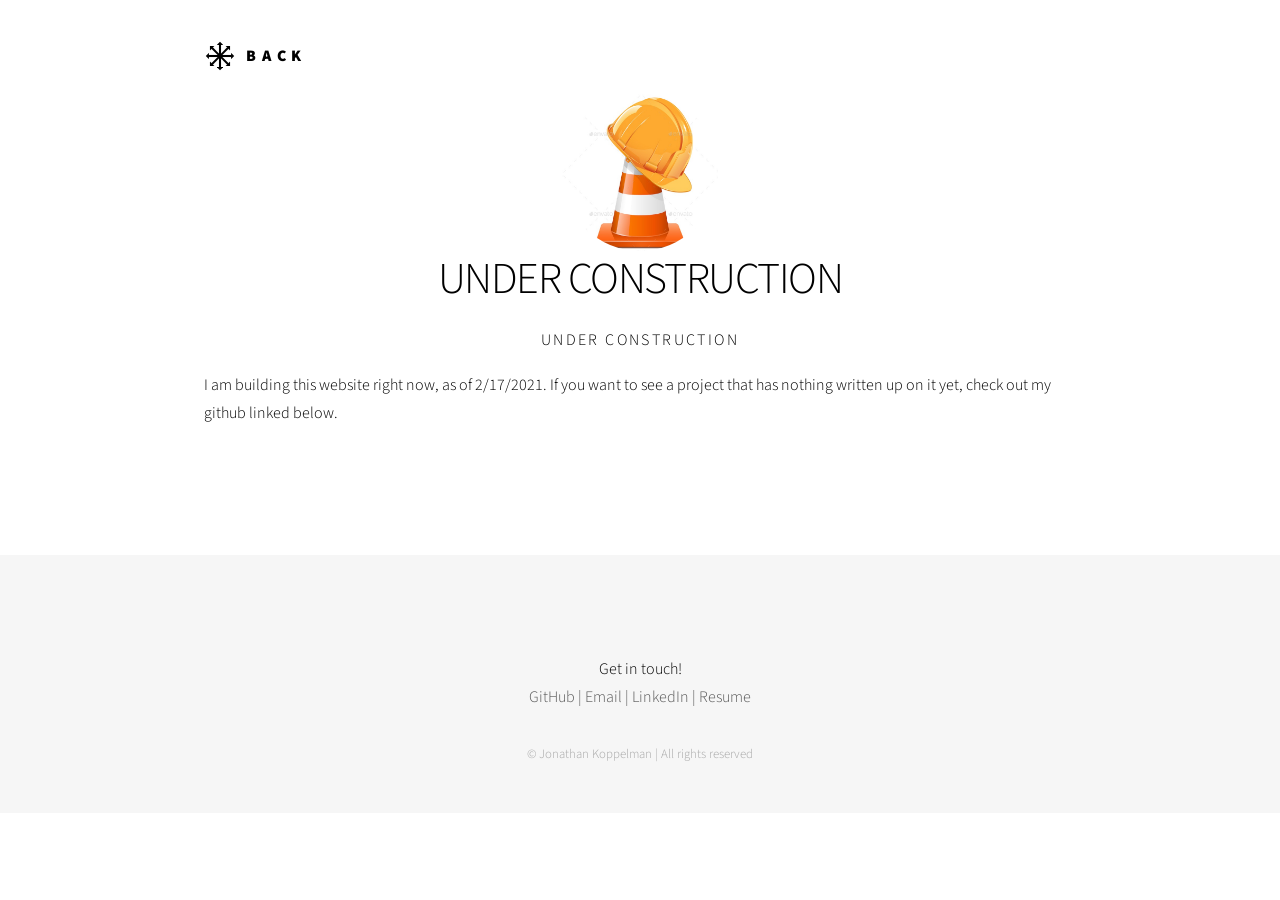
<file: filler.html>
<!DOCTYPE HTML>
<html>
    <head>
        <title>UNDER CONSTRUCTION - Jonathan Koppelman</title>
        <meta charset="utf-8" />
        <meta name="viewport" content="width=device-width, initial-scale=1" />
        <link rel="stylesheet" href="assets/css/main.css" />

        <script>
            (function(i,s,o,g,r,a,m){i['GoogleAnalyticsObject']=r;i[r]=i[r]||function(){
            (i[r].q=i[r].q||[]).push(arguments)},i[r].l=1*new Date();a=s.createElement(o),
            m=s.getElementsByTagName(o)[0];a.async=1;a.src=g;m.parentNode.insertBefore(a,m)
            })(window,document,'script','https://www.google-analytics.com/analytics.js','ga');

            ga('create', 'UA-92519809-1', 'auto');
            ga('send', 'pageview');

        </script>

    </head>
    <body>
        <!-- Wrapper -->
            <div id="wrapper">

                <!-- Header -->
                    <header id="header">
                        <div class="inner">

                            <!-- Logo -->
                                <a href="index.html" class="logo">
                                    <span class="symbol"><img src="images/Chaos_star.svg" alt="" /></span><span class="title">BACK</span>
                                </a>

                        </div>
                    </header>

                <!-- Main -->
                    <div id="main">
                        <div class="inner">
                            
                            <div id="center">
                                <img class="circular--square" src="images/underC.jpg" />
                            </div>
                            <h1>UNDER CONSTRUCTION</h1>
                            <div id="center">
                                <h3>UNDER CONSTRUCTION</h3>
                            </div>
                            <p>
                                I am building this website right now, as of 2/17/2021. If you want to see a project that has nothing written up on it yet, check out my github linked below. 
                            
                            </p>
                        </div>
                    </div>
                    <!-- Footer -->
                    <footer id="footer">
                        <div class="inner">
                            <section>
                                <div id="center">
                                    <p style="margin:0">Get in touch!</p>
                                    <a href="https://github.com/jonathankopp" target="#" class="icon style2 fa-github"><span class="label">GitHub |</span></a>
                                    <!--<a href="tel:" class="icon style2 fa-phone"><span class="label">Phone |</span></a></li>-->
                                    <a href="mailto:jonathan.koppelm@gmail.com?Subject=Query to Connect" class="icon style2 fa-envelope-o"><span class="label"> Email |</span></a>
                                    <a href="https://www.linkedin.com/in/jonathan-koppelman-53009812b/" target="#" class="icon style2 fa-envelope-o"><span > LinkedIn |</span></a>
                                    <a href="assets/general/JonathanResume.pdf" target="#" download class="icon style2 fa-envelope-o"><span > Resume</span></a>
                                </div>
                            </section>
                        </div>
                        <p></p>

                        <div class="inner">
                            <section>
                                <ul class="copyright">
                                    <li>&copy; Jonathan Koppelman | All rights reserved</li>
                                </ul>
                            </section>
                        </div>
                    </footer>

            </div>

        <!-- Scripts -->
            <script src="assets/js/jquery.min.js"></script>
            <script src="assets/js/skel.min.js"></script>
            <script src="assets/js/util.js"></script>
            <!--[if lte IE 8]><script src="assets/js/ie/respond.min.js"></script><![endif]-->
            <script src="assets/js/main.js"></script>

    </body>
</html>
</file>
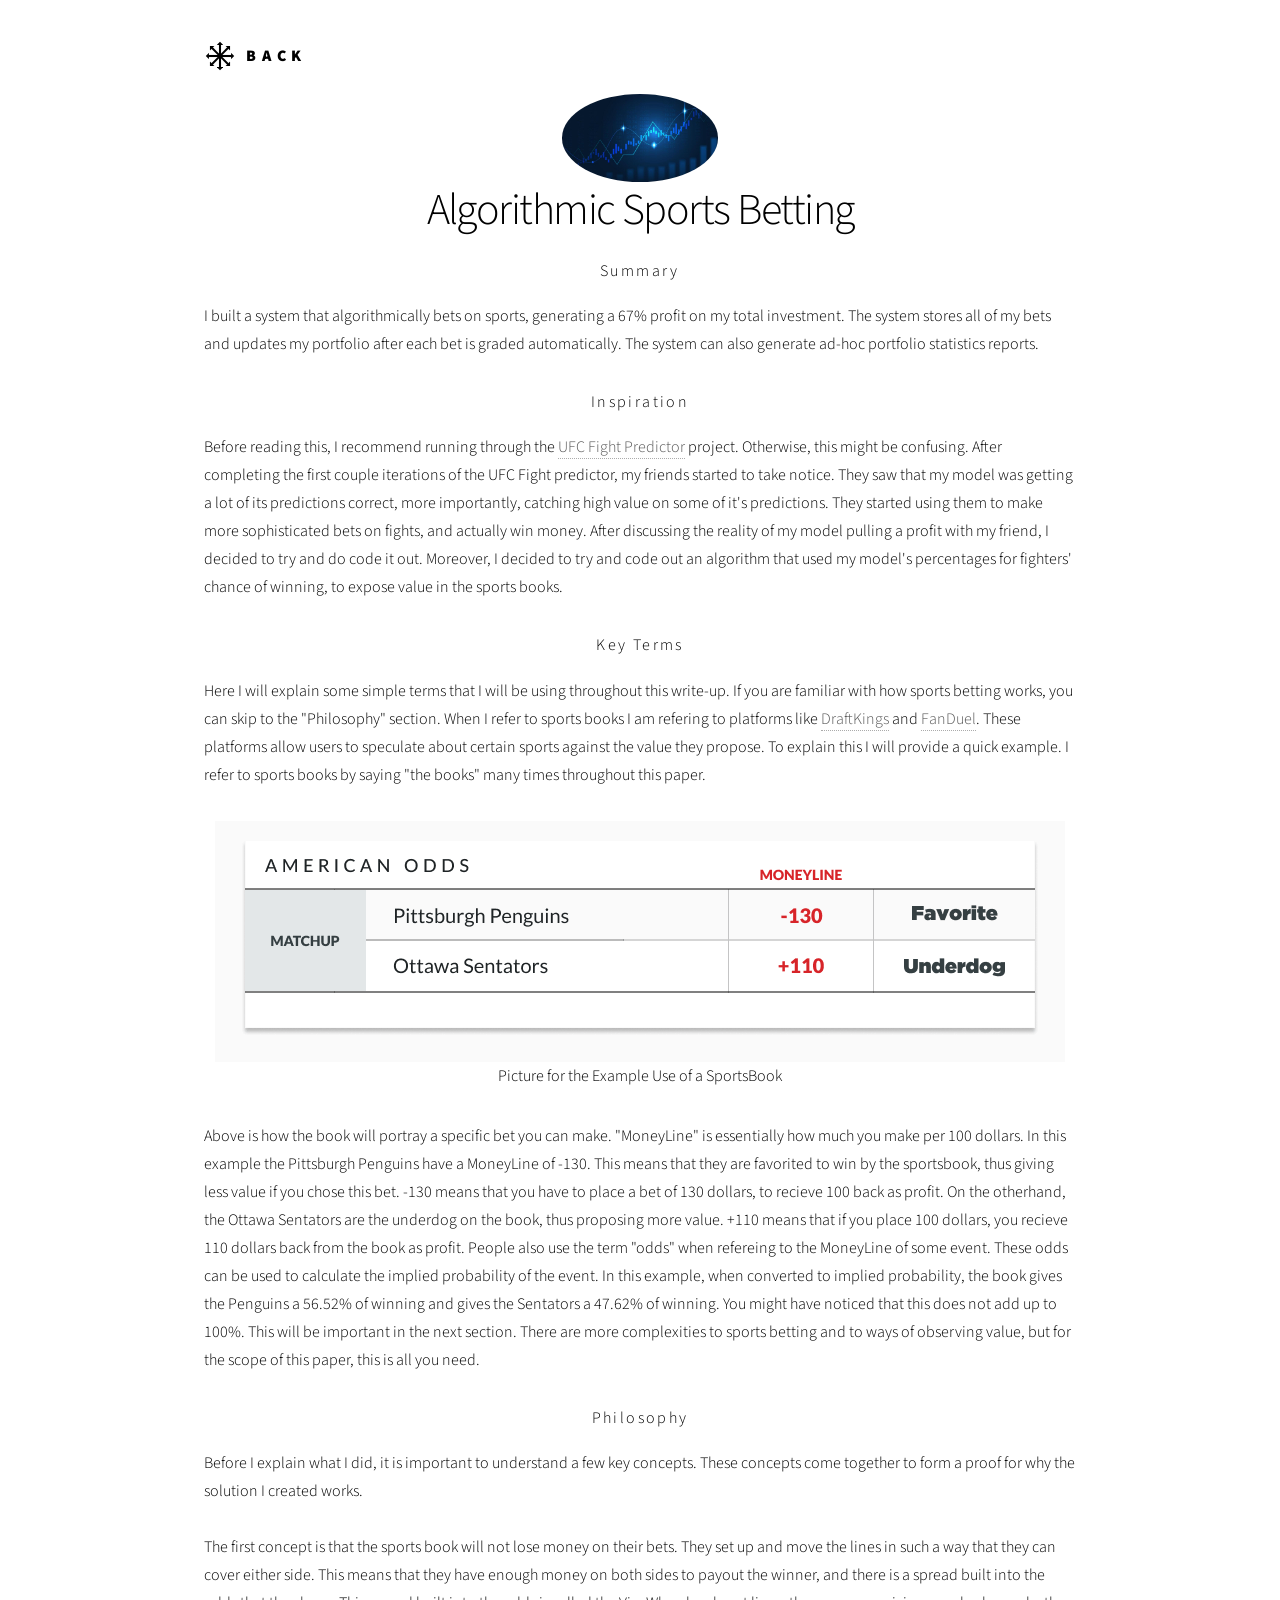
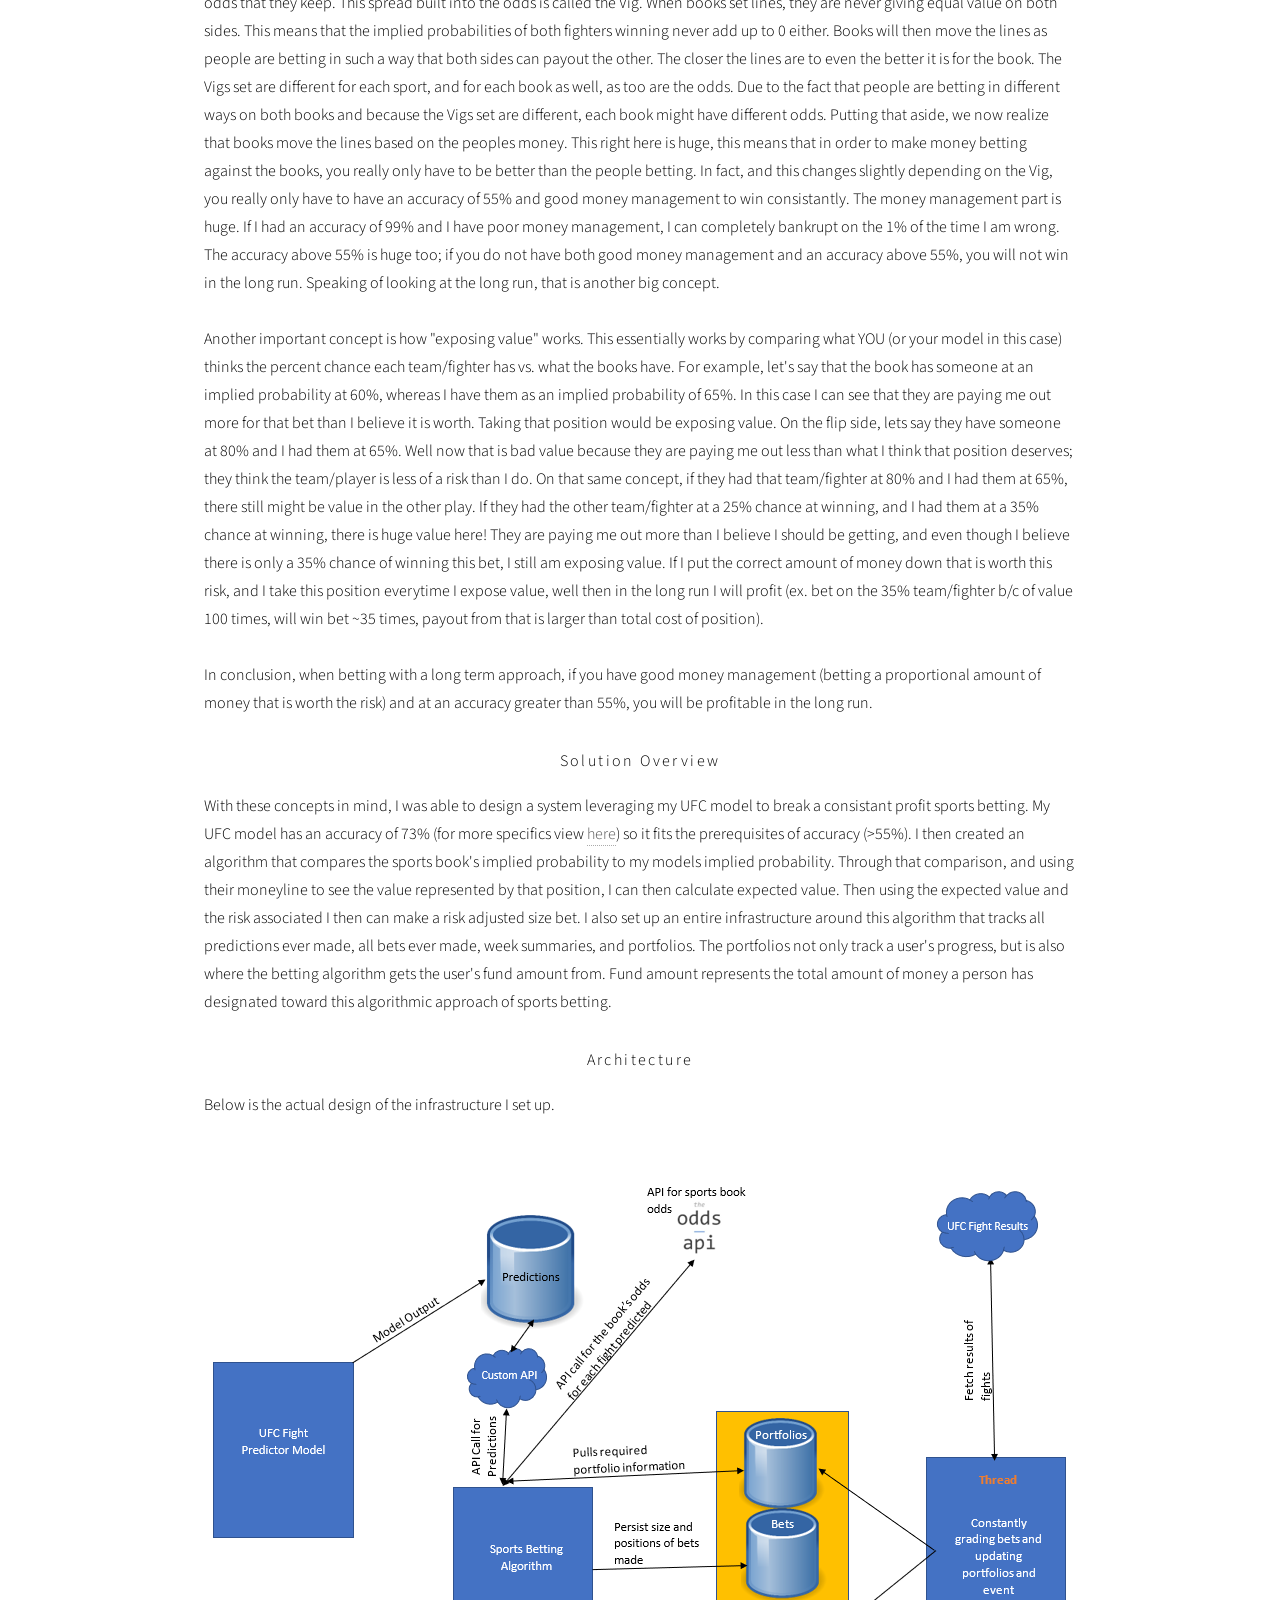
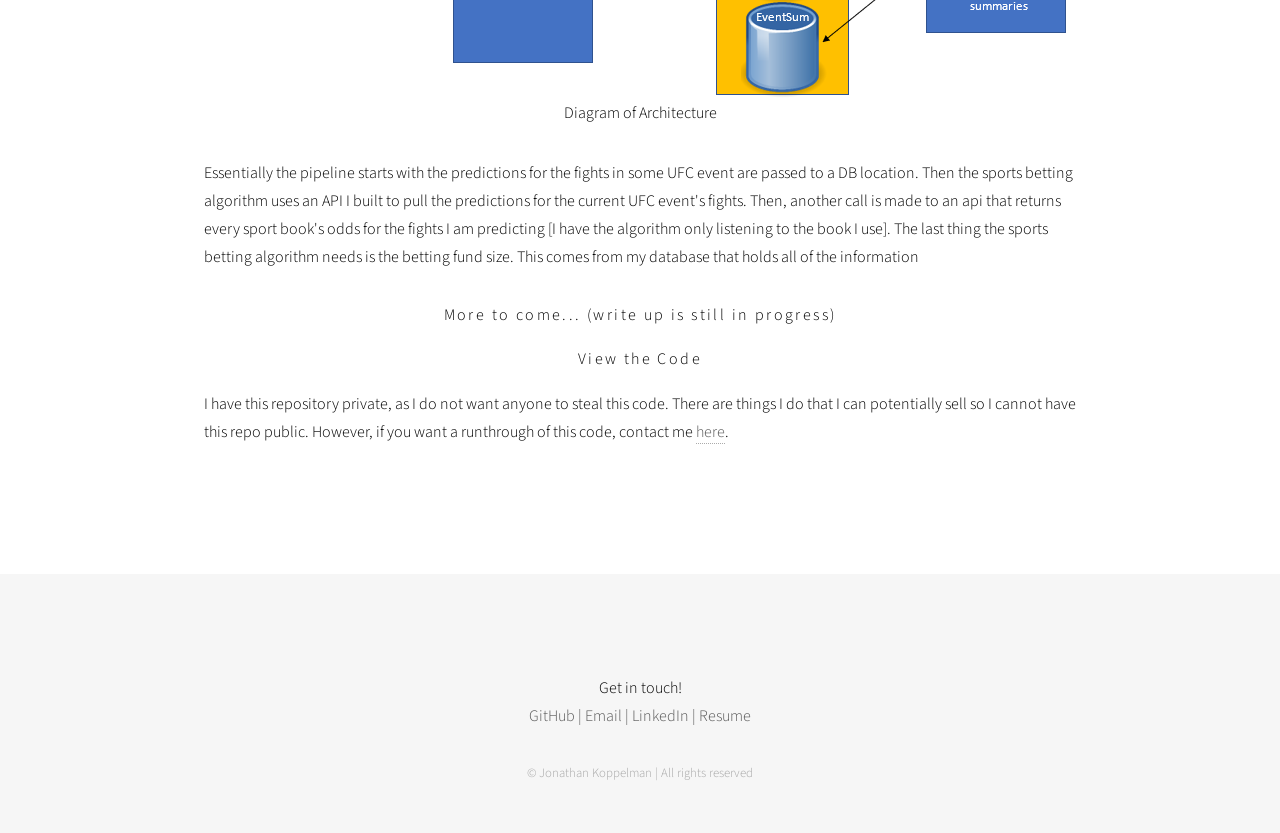
<file: sportsBetting.html>
<!DOCTYPE HTML>
<html>
    <head>
        <title>Algorithmic Sports Betting - Jonathan Koppelman</title>
        <meta charset="utf-8" />
        <meta name="viewport" content="width=device-width, initial-scale=1" />
        <link rel="stylesheet" href="assets/css/main.css" />

        <script>
            (function(i,s,o,g,r,a,m){i['GoogleAnalyticsObject']=r;i[r]=i[r]||function(){
            (i[r].q=i[r].q||[]).push(arguments)},i[r].l=1*new Date();a=s.createElement(o),
            m=s.getElementsByTagName(o)[0];a.async=1;a.src=g;m.parentNode.insertBefore(a,m)
            })(window,document,'script','https://www.google-analytics.com/analytics.js','ga');

            ga('create', 'UA-92519809-1', 'auto');
            ga('send', 'pageview');

        </script>

    </head>
    <body>
        <!-- Wrapper -->
            <div id="wrapper">

                <!-- Header -->
                    <header id="header">
                        <div class="inner">

                            <!-- Logo -->
                                <a href="index.html" class="logo">
                                    <span class="symbol"><img src="images/Chaos_star.svg" alt="" /></span><span class="title">BACK</span>
                                </a>

                        </div>
                    </header>

                <!-- Main -->
                    <div id="main">
                        <div class="inner">
                            
                            <div id="center">
                                <img class="circular--square" src="images/algoBets.jpg" />
                            </div>
                            <h1>Algorithmic Sports Betting</h1>
                            <div id="center">
                                <h3>Summary</h3>
                            </div>
                            <p>
                                I built a system that algorithmically bets on sports, generating a 67% profit on my total investment. The system stores all of my bets and updates my portfolio after each bet is graded automatically.
                                The system can also generate ad-hoc portfolio statistics reports.
                            </p>
                            <div id="center">
                                <h3>Inspiration</h3>
                            </div>
                            <p>
                                Before reading this, I recommend running through the <a href="ufcmodel.html">UFC Fight Predictor</a> project. Otherwise, this might be confusing. After completing the first couple iterations
                                of the UFC Fight predictor, my friends started to take notice. They saw that my model was getting a lot of its predictions correct, more importantly, catching high value on some of it's 
                                predictions. They started using them to make more sophisticated bets on fights, and actually win money. After discussing the reality of my model pulling a profit with my friend, I decided to
                                try and do code it out. Moreover, I decided to try and code out an algorithm that used my model's percentages for fighters' chance of winning, to expose value in the sports books. 
                            
                            </p>
                            <div id="center">
                                <h3>Key Terms</h3>
                            </div>
                            <p>
                                Here I will explain some simple terms that I will be using throughout this write-up. If you are familiar with how sports betting works, you can skip to
                                the "Philosophy" section. When I refer to sports books I am refering to platforms like 
                                <a href="https://sportsbook.draftkings.com/featured?category=live-in-game" target="#">DraftKings</a> and <a href="https://sportsbook.fanduel.com/sports" target="#">FanDuel</a>.
                                These platforms allow users to speculate about certain sports against the value they propose. To explain this I will provide a quick example. I refer to sports books by saying "the books" many times
                                throughout this paper. 
                            </p>
                            <div id="center">
                                <img src="images/sportsbookex.png" alt="" height"720" width"720"/>
                                <p>Picture for the Example Use of a SportsBook</p>
                            </div>
                            <p>
                                Above is how the book will portray a specific bet you can make. "MoneyLine" is essentially how much you make per 100 dollars. In this example the Pittsburgh Penguins have a MoneyLine of -130. This means that
                                they are favorited to win by the sportsbook, thus giving less value if you chose this bet. -130 means that you have to place a bet of 130 dollars, to recieve 100 back as profit. On the otherhand, the Ottawa Sentators are
                                the underdog on the book, thus proposing more value. +110 means that if you place 100 dollars, you recieve 110 dollars back from the book as profit. People also use the term "odds" when refereing to the MoneyLine of
                                some event. These odds can be used to calculate the implied probability of the event. In this example, when converted to implied probability, the book gives the Penguins a 56.52% of winning and gives the Sentators a
                                47.62% of winning. You might have noticed that this does not add up to 100%. This will be important in the next section. There are more complexities to sports betting and to ways of observing value, 
                                but for the scope of this paper, this is all you need.
                            </p>
                            <div id="center">
                                <h3>Philosophy</h3>
                            </div>
                            <p>
                                Before I explain what I did, it is important to understand a few key concepts. These concepts come together to form a proof for why the solution I created works. 
                                <br/><br/>
                                The first concept is that the sports book will not lose money on their bets. They set up and move the lines in such a way that they can cover either side. This means that they have enough money on both sides to payout the winner, 
                                and there is a spread built into the odds that they keep. This spread built into the odds is called the Vig. When books set lines, they are never giving equal value on both sides. This means that the implied 
                                probabilities of both fighters winning never add up to 0 either. Books will then move the lines as people are betting in such a way that both sides can payout the other. The closer the lines are to even
                                the better it is for the book. The Vigs set are different for each sport, and for each book as well, as too are the odds. Due to the fact that people are betting in different ways on both books and because
                                the Vigs set are different, each book might have different odds. Putting that aside, we now realize that books move the lines based on the peoples money. This right here is huge, this means that in order to 
                                make money betting against the books, you really only have to be better than the people betting. In fact, and this changes slightly depending on the Vig, you really only have to have an accuracy of 55% and good
                                money management to win consistantly. The money management part is huge. If I had an accuracy of 99% and I have poor money management, I can completely bankrupt on the 1% of the time I am wrong. The accuracy above 
                                55% is huge too; if you do not have both good money management and an accuracy above 55%, you will not win in the long run. Speaking of looking at the long run, that is another big concept. 
                                <br/><br/>
                                Another important concept is how "exposing value" works. This essentially works by comparing what YOU (or your model in this case) thinks the percent chance each team/fighter has vs. what the books have. For example,
                                let's say that the book has someone at an implied probability at 60%, whereas I have them as an implied probability of 65%. In this case I can see that they are paying me out more for that bet than I believe it is
                                worth. Taking that position would be exposing value. On the flip side, lets say they have someone at 80% and I had them at 65%. Well now that is bad value because they are paying me out less than what I think that 
                                position deserves; they think the team/player is less of a risk than I do. On that same concept, if they had that team/fighter at 80% and I had them at 65%, there still might be value in the other play. If they had
                                the other team/fighter at a 25% chance at winning, and I had them at a 35% chance at winning, there is huge value here! They are paying me out more than I believe I should be getting, and even though I believe there 
                                is only a 35% chance of winning this bet, I still am exposing value. If I put the correct amount of money down that is worth this risk, and I take this position everytime I expose value, well then in the long run I 
                                will profit (ex. bet on the 35% team/fighter b/c of value 100 times, will win bet ~35 times, payout from that is larger than total cost of position).
                                <br/><br/>
                                In conclusion, when betting with a long term approach, if you have good money management (betting a proportional amount of money that is worth the risk) and at an accuracy greater than 55%, you will be profitable
                                in the long run.  
                            </p>
                            <div id="center">
                                <h3>Solution Overview</h3>
                            </div>
                            <p>
                                With these concepts in mind, I was able to design a system leveraging my UFC model to break a consistant profit sports betting. My UFC model has an accuracy of 73% (for more specifics view  <a href="ufcmodel.html">here</a>) so
                                it fits the prerequisites of accuracy (>55%). I then created an algorithm that compares the sports book's implied probability to my models implied probability. Through that comparison, and using their moneyline to see the value 
                                represented by that position, I can then calculate expected value. Then using the expected value and the risk associated I then can make a risk adjusted size bet. I also set up an entire infrastructure around this algorithm that
                                tracks all predictions ever made, all bets ever made, week summaries, and portfolios. The portfolios not only track a user's progress, but is also where the betting algorithm gets the user's fund amount from. Fund amount represents
                                the total amount of money a person has designated toward this algorithmic approach of sports betting. 
                             
                            </p>

                            <div id="center">
                                <h3>Architecture</h3>
                            </div>
                            <p>
                                Below is the actual design of the infrastructure I set up. 
                            </p>
                            <div id="center">
                                <img src="images/architecture.PNG" alt="" height"720" width"720"/>
                                <p>Diagram of Architecture</p>
                            </div>
                            <p>
                                Essentially the pipeline starts with the predictions for the fights in some UFC event are passed to a DB location. Then the sports betting algorithm uses an API I built to pull the predictions for the current UFC event's fights. Then, another call is made
                                to an api that returns every sport book's odds for the fights I am predicting [I have the algorithm only listening to the book I use]. The last thing the sports betting algorithm needs is the betting fund size. This comes from my database that holds all of the 
                                information 
                            </p>
                            <div id="center">
                                <h3>More to come... (write up is still in progress)</h3>
                            </div>
                            
                            <div id="center">
                                <h3>View the Code</h3>
                            </div>
                            <p>I have this repository private, as I do not want anyone to steal this code. There are things I do that I can potentially sell so I cannot have this repo public. However,
                                if you want a runthrough of this code, contact me <a href="mailto:jonathan.koppelm@gmail.com?Subject=View UFC Fight Predictor Code"><span class="label">here</span></a>.
                            </p>
                        
                        
                        
                        </div>
                    </div>
                    <!-- Footer -->
                    <footer id="footer">
                        <div class="inner">
                            <section>
                                <div id="center">
                                    <p style="margin:0">Get in touch!</p>
                                    <a href="https://github.com/jonathankopp" target="#" class="icon style2 fa-github"><span class="label">GitHub |</span></a>
                                    <!--<a href="tel:" class="icon style2 fa-phone"><span class="label">Phone |</span></a></li>-->
                                    <a href="mailto:jonathan.koppelm@gmail.com?Subject=Query to Connect" class="icon style2 fa-envelope-o"><span class="label"> Email |</span></a>
                                    <a href="https://www.linkedin.com/in/jonathan-koppelman-53009812b/" target="#" class="icon style2 fa-envelope-o"><span > LinkedIn |</span></a>
                                    <a href="assets/general/JonathanResume.pdf" target="#" download class="icon style2 fa-envelope-o"><span > Resume</span></a>
                                </div>
                            </section>
                        </div>
                        <p></p>

                        <div class="inner">
                            <section>
                                <ul class="copyright">
                                    <li>&copy; Jonathan Koppelman | All rights reserved</li>
                                </ul>
                            </section>
                        </div>
                    </footer>

            </div>

        <!-- Scripts -->
            <script src="assets/js/jquery.min.js"></script>
            <script src="assets/js/skel.min.js"></script>
            <script src="assets/js/util.js"></script>
            <!--[if lte IE 8]><script src="assets/js/ie/respond.min.js"></script><![endif]-->
            <script src="assets/js/main.js"></script>

    </body>
</html>
</file>
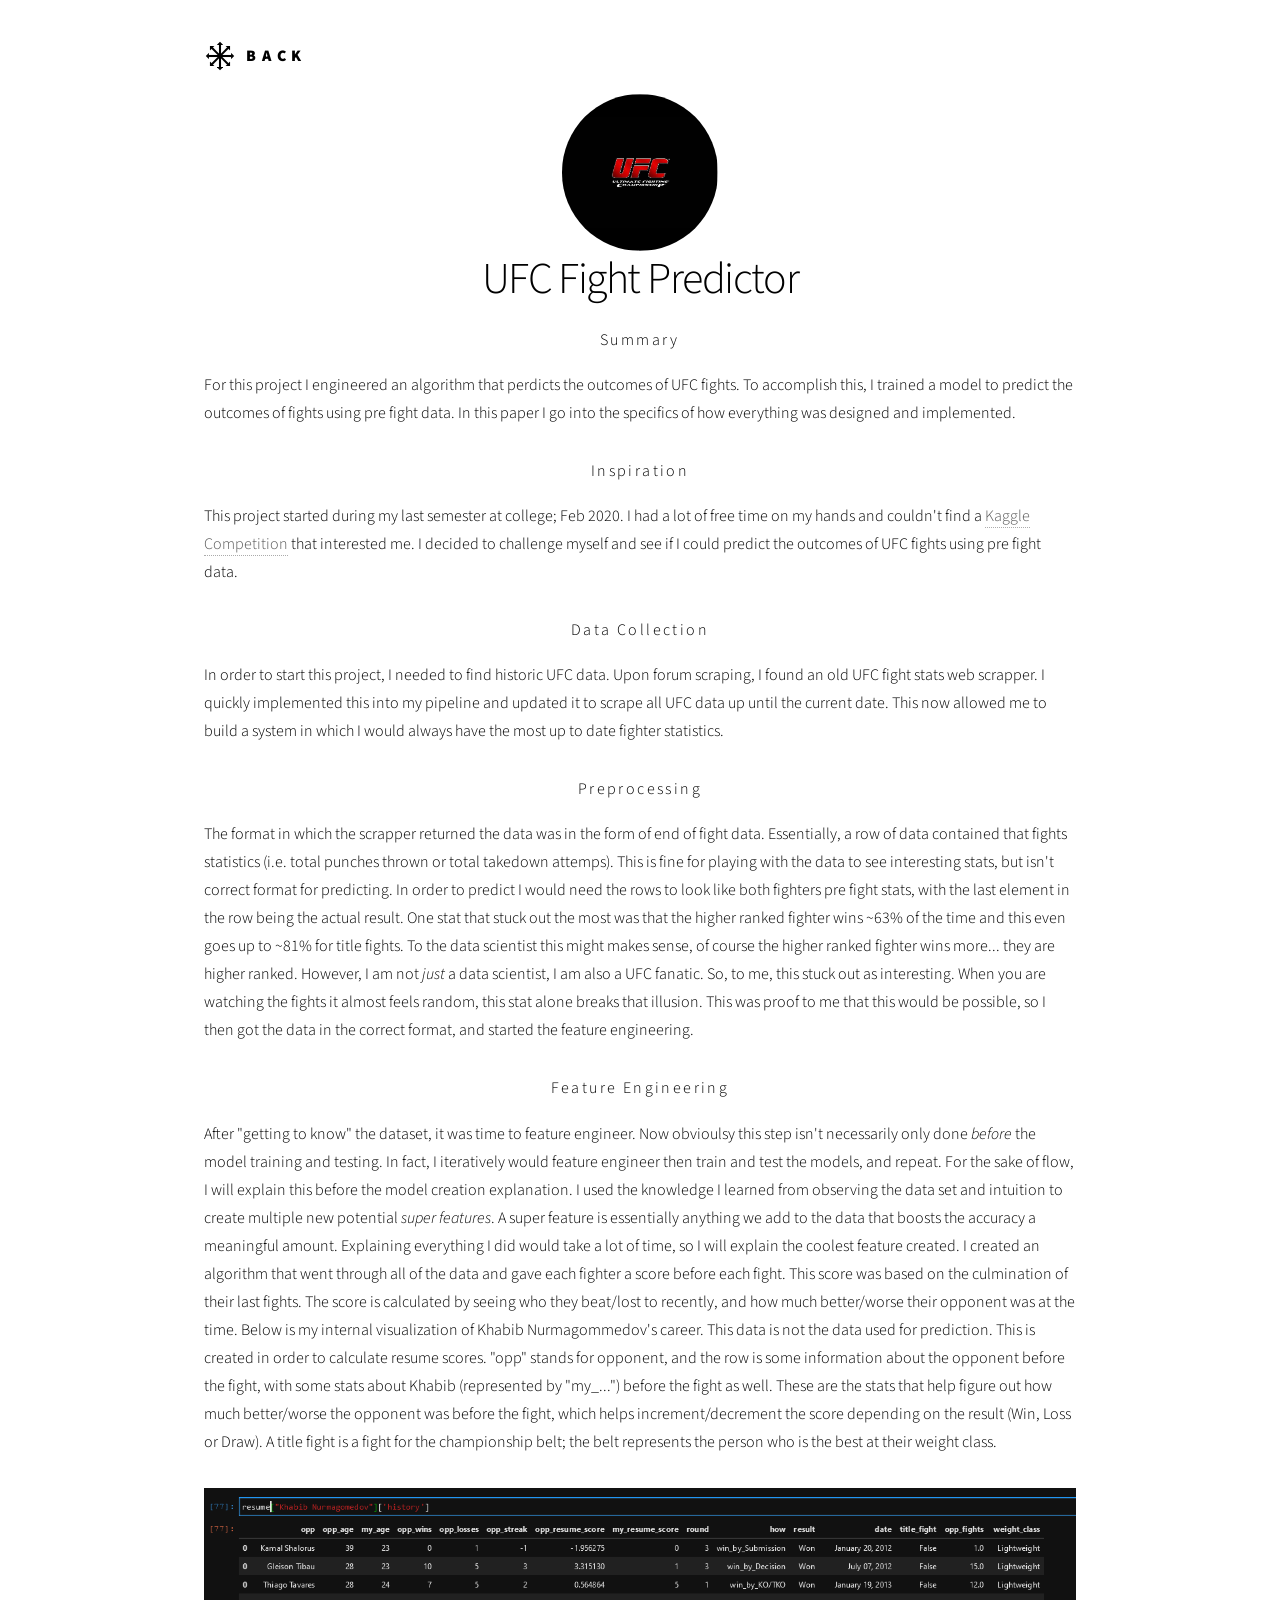
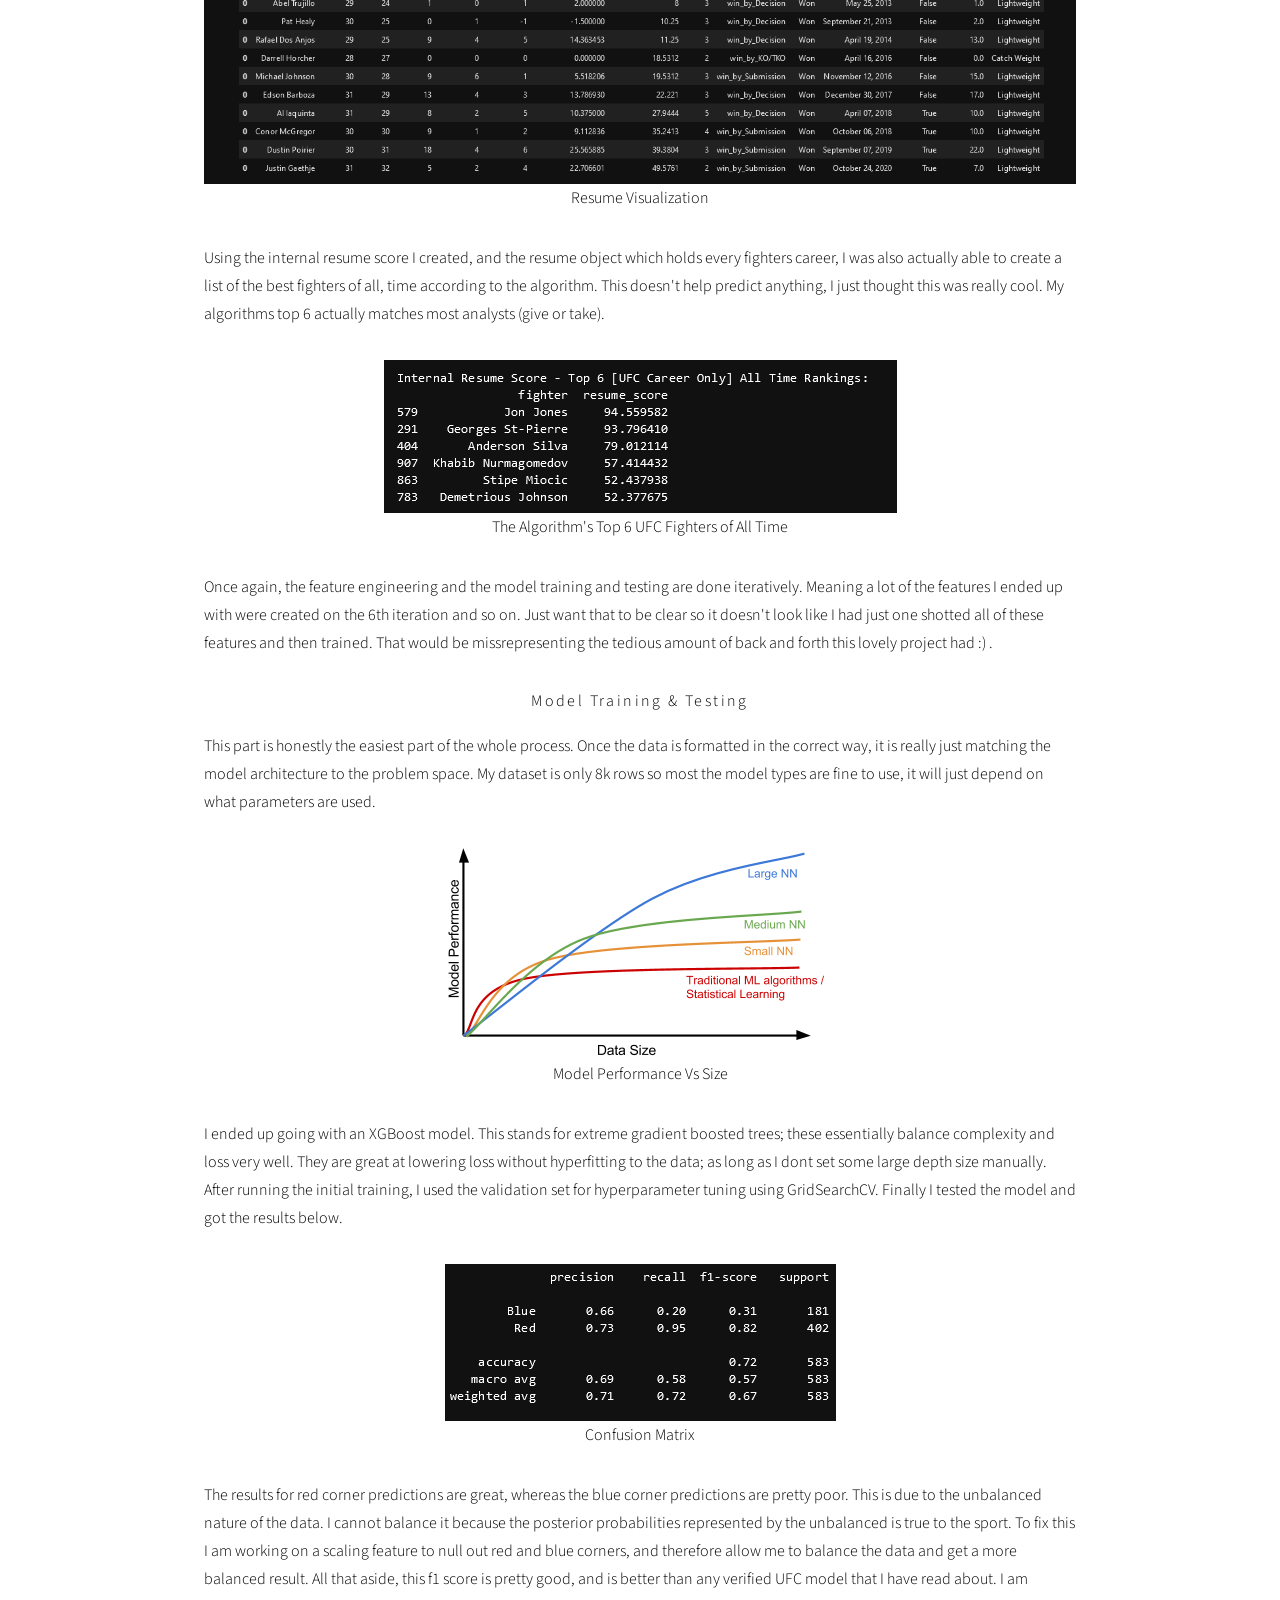
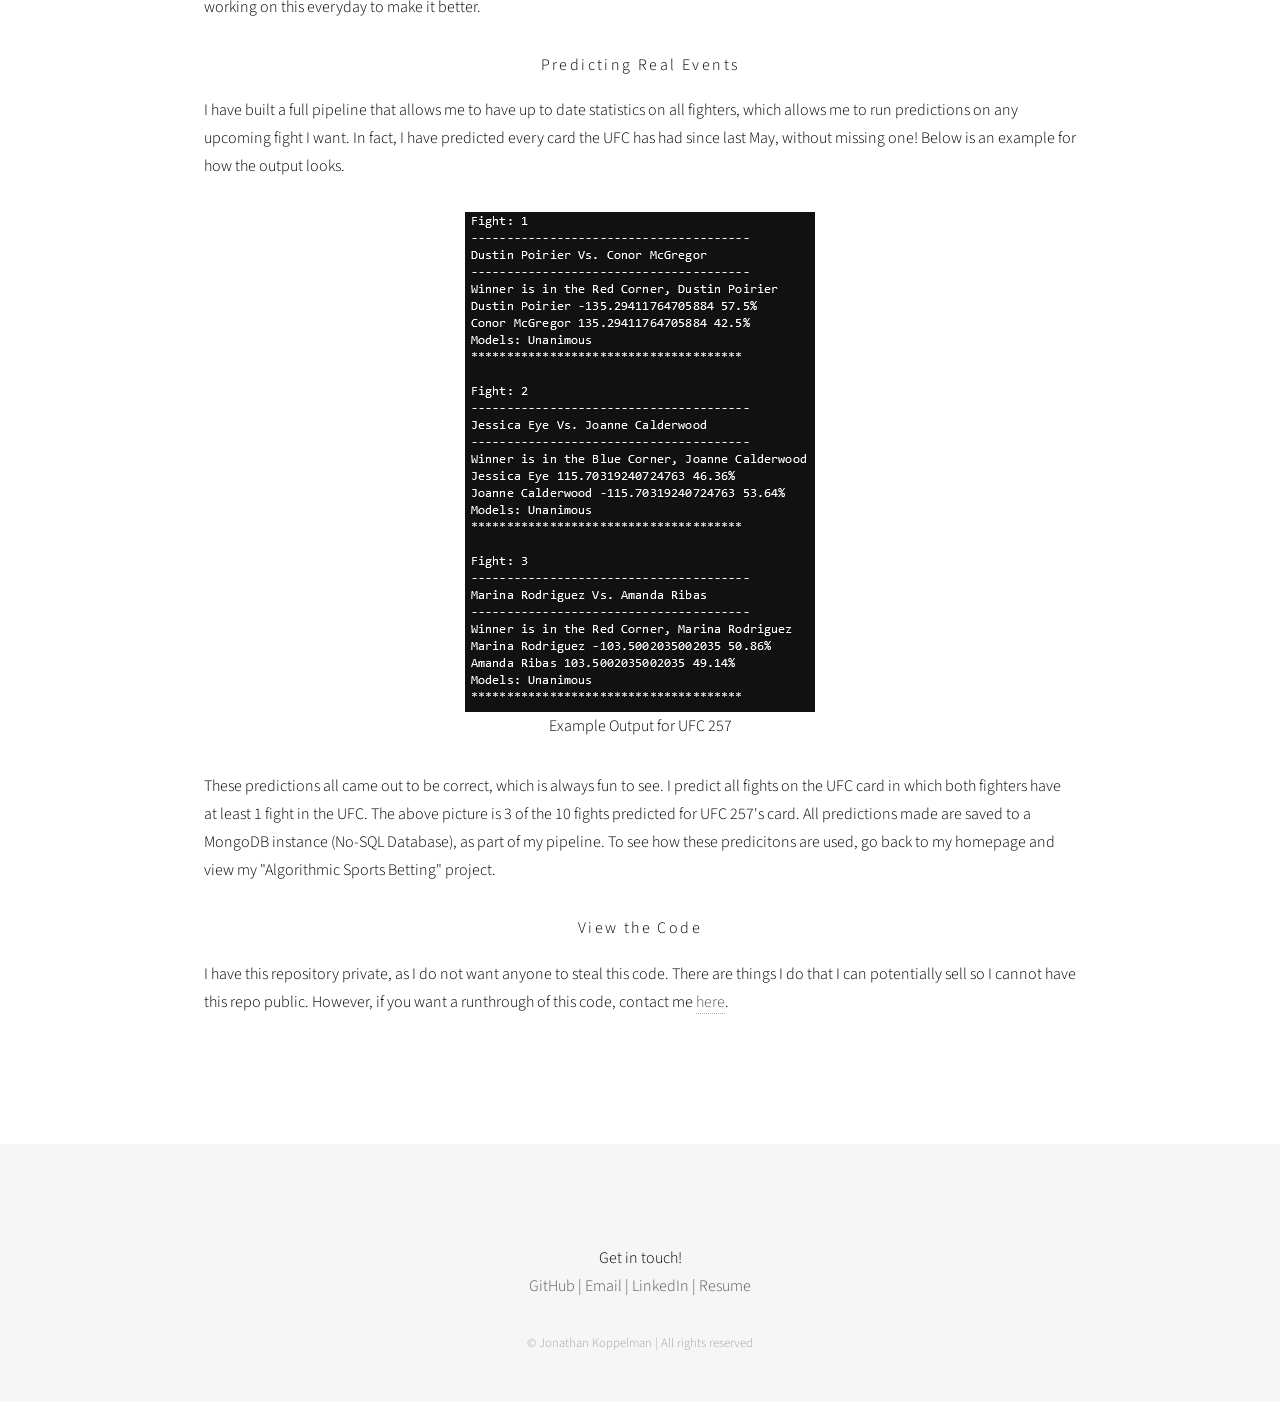
<file: ufcmodel.html>
<!DOCTYPE HTML>
<html>
    <head>
        <title>UFC Fight Models - Jonathan Koppelman</title>
        <meta charset="utf-8" />
        <meta name="viewport" content="width=device-width, initial-scale=1" />
        <link rel="stylesheet" href="assets/css/main.css" />

        <script>
            (function(i,s,o,g,r,a,m){i['GoogleAnalyticsObject']=r;i[r]=i[r]||function(){
            (i[r].q=i[r].q||[]).push(arguments)},i[r].l=1*new Date();a=s.createElement(o),
            m=s.getElementsByTagName(o)[0];a.async=1;a.src=g;m.parentNode.insertBefore(a,m)
            })(window,document,'script','https://www.google-analytics.com/analytics.js','ga');

            ga('create', 'UA-92519809-1', 'auto');
            ga('send', 'pageview');

        </script>

    </head>
    <body>
        <!-- Wrapper -->
            <div id="wrapper">

                <!-- Header -->
                    <header id="header">
                        <div class="inner">

                            <!-- Logo -->
                                <a href="index.html" class="logo">
                                    <span class="symbol"><img src="images/Chaos_star.svg" alt="" /></span><span class="title">BACK</span>
                                </a>

                        </div>
                    </header>

                <!-- Main -->
                    <div id="main">
                        <div class="inner">
                            
                            <div id="center">
                                <img class="circular--square" src="images/ufclogo2.jpg" />
                            </div>
                            <h1>UFC Fight Predictor</h1>
                            <div id="center">
                                <h3>Summary</h3>
                            </div>
                            <p>
                                For this project I engineered an algorithm that perdicts the outcomes of UFC fights. To accomplish this, I trained a model to predict the outcomes of fights using pre fight data.
                                In this paper I go into the specifics of how everything was designed and implemented.
                            </p>
                            <div id="center">
                                <h3>Inspiration</h3>
                            </div>
                            <p>This project started during my last semester at college; Feb 2020. I had a lot of free time on my hands and couldn't find a <a href="https://www.kaggle.com/competitions" target="#">Kaggle Competition</a> 
                                that interested me. I decided to challenge myself and see if I could predict the outcomes of UFC fights using pre fight data.</p>
                            
                            <div id="center">
                                <h3>Data Collection</h3>
                            </div>
                            <p>In order to start this project, I needed to find historic UFC data. Upon forum scraping, I found an old UFC fight stats web scrapper. 
                                I quickly implemented this into my pipeline and updated it to scrape all UFC data up until the current date. This now allowed me to build a system in which 
                                I would always have the most up to date fighter statistics.
                            </p>
                            
                            <div id="center">
                                <h3>Preprocessing</h3>
                            </div>
                            <p>The format in which the scrapper returned the data was in the form of end of fight data. Essentially, a row of data contained that fights statistics
                                (i.e. total punches thrown or total takedown attemps). This is fine for playing with the data to see interesting stats, but isn't correct format for predicting. In order to predict I would need the rows to look like both fighters pre fight stats, 
                                with the last element in the row being the actual result. One stat that stuck out the most was that the higher ranked fighter wins ~63% of the time and this even goes up to ~81% for title fights. To the data scientist
                                this might makes sense, of course the higher ranked fighter wins more... they are higher ranked. However, I am not <i>just</i> a data scientist, I am also a UFC fanatic.
                                So, to me, this stuck out as interesting. When you are watching the fights it almost feels random, this stat alone breaks that illusion. This was proof to me that this would
                                be possible, so I then got the data in the correct format, and started the feature engineering.
                                
                            </p>

                            <div id="center">
                                <h3>Feature Engineering</h3>
                            </div>
                            <p> After "getting to know" the dataset, it was time to feature engineer. Now obvioulsy this step isn't necessarily only done <i>before</i> the model training and testing.
                                In fact, I iteratively would feature engineer then train and test the models, and repeat. For the sake of flow, I will explain this before the model creation explanation. I used the 
                                knowledge I learned from observing the data set and intuition to create multiple new potential <i>super features</i>. A super feature is essentially anything we add to the data that boosts
                                the accuracy a meaningful amount. Explaining everything I did would take a lot of time, so I will explain the coolest feature created. I created an algorithm that went through all of 
                                the data and gave each fighter a score before each fight. This score was based on the culmination of their last fights. The score is calculated by seeing who they beat/lost to recently, and 
                                how much better/worse their opponent was at the time. Below is my internal visualization of Khabib Nurmagommedov's career. This data is not the data used for prediction. This is created
                                in order to calculate resume scores. "opp" stands for opponent, and the row is some information about the opponent before the fight, with some stats about Khabib (represented by "my_...") before the fight as well.
                                These are the stats that help figure out how much better/worse the opponent was before the fight, which helps increment/decrement the score depending on the result (Win, Loss or Draw). 
                                A title fight is a fight for the championship belt; the belt represents the person who is the best at their weight class.
                            </p>    
                            <div id="center">
                                <img src="images/exReumeBefore.PNG" alt="" height"720" width"720"/>
                                <p>Resume Visualization</p>
                            </div>
                            <p>
                                Using the internal resume score I created, and the resume object which holds every fighters career, I was also actually able to create a list of the best fighters of all,
                                time according to the algorithm. This doesn't help predict anything, I just thought this was really cool. My algorithms top 6 actually matches most analysts (give or take).
                            </p>
                            <div id="center">
                                <img src="images/resumeRanking.PNG" alt="" height"720" width"720"/>
                                <p>The Algorithm's Top 6 UFC Fighters of All Time</p>
                            </div> 
                            <p>
                                Once again, the feature engineering and the model training and testing are done iteratively. Meaning a lot of the features I ended up with were created on the 6th iteration and so on. Just want
                                that to be clear so it doesn't look like I had just one shotted all of these features and then trained. That would be missrepresenting the tedious amount of back and forth this lovely project had :) .
                            </p>
                            <div id="center">
                                <h3>Model Training & Testing</h3>
                            </div>
                            <p>
                                This part is honestly the easiest part of the whole process. Once the data is formatted in the correct way, it is really just matching the model architecture to the problem space.
                                My dataset is only 8k rows so most the model types are fine to use, it will just depend on what parameters are used.
                            </p>
                            <div id="center">
                                <img src="images/modelEfficacy.png" alt="" height"720" width"720"/>
                                <p>Model Performance Vs Size</p>
                            </div>
                            <p>
                                I ended up going with an XGBoost model. This stands for extreme gradient boosted trees; these essentially balance complexity and loss very well. They are great at lowering loss without 
                                hyperfitting to the data; as long as I dont set some large depth size manually. After running the initial training, I used the validation set for hyperparameter tuning using GridSearchCV.
                                Finally I tested the model and got the results below. 
                            </p> 
                            <div id="center">
                                <img src="images/confMatrix.PNG" alt="" height"720" width"720"/>
                                <p>Confusion Matrix</p>
                            </div>
                            <p>
                                The results for red corner predictions are great, whereas the blue corner predictions are pretty poor. This is due to the unbalanced nature of the data. I cannot balance it because the 
                                posterior probabilities represented by the unbalanced is true to the sport. To fix this I am working on a scaling feature to null out red and blue corners, and therefore allow me to balance 
                                the data and get a more balanced result. All that aside, this f1 score is pretty good, and is better than any verified UFC model that I have read about. I am working on this everyday to make
                                it better.
                            </p>
                            <div id="center">
                                <h3>Predicting Real Events</h3>
                            </div>
                            <p>
                                I have built a full pipeline that allows me to have up to date statistics on all fighters, which allows me to run predictions on any upcoming fight I want. In fact, I have predicted every 
                                card the UFC has had since last May, without missing one! Below is an example for how the output looks.
                            </p>
                            <div id="center">
                                <img src="images/exModelOutput.PNG" alt="" height"720" width"720"/>
                                <p>Example Output for UFC 257</p>
                            </div>
                            <p>
                                These predictions all came out to be correct, which is always fun to see. I predict all fights on the UFC card in which both fighters have at least 1 fight in the UFC. The above picture is 3
                                of the 10 fights predicted for UFC 257's card. All predictions made are saved to a MongoDB instance (No-SQL Database), as part of my pipeline. To see how these predicitons are used, go back to 
                                my homepage and view my "Algorithmic Sports Betting" project.
                            </p>
                            <div id="center">
                                <h3>View the Code</h3>
                            </div>
                            <p>I have this repository private, as I do not want anyone to steal this code. There are things I do that I can potentially sell so I cannot have this repo public. However,
                                if you want a runthrough of this code, contact me <a href="mailto:jonathan.koppelm@gmail.com?Subject=View UFC Fight Predictor Code"><span class="label">here</span></a>.
                            </p>
                            <!-- <p>I came across interesting stats; the higher ranked fighter wins ~63% of the time and this goes up to ~81% for title fights</p>                                 -->
                        
                        
                        
                        </div>
                    </div>
                    <!-- Footer -->
                    <footer id="footer">
                        <div class="inner">
                            <section>
                                <div id="center">
                                    <p style="margin:0">Get in touch!</p>
                                    <a href="https://github.com/jonathankopp" target="#" class="icon style2 fa-github"><span class="label">GitHub |</span></a>
                                    <!--<a href="tel:" class="icon style2 fa-phone"><span class="label">Phone |</span></a></li>-->
                                    <a href="mailto:jonathan.koppelm@gmail.com?Subject=Query to Connect" class="icon style2 fa-envelope-o"><span class="label"> Email |</span></a>
                                    <a href="https://www.linkedin.com/in/jonathan-koppelman-53009812b/" target="#" class="icon style2 fa-envelope-o"><span > LinkedIn |</span></a>
                                    <a href="assets/general/JonathanResume.pdf" target="#" download class="icon style2 fa-envelope-o"><span > Resume</span></a>
                                </div>
                            </section>
                        </div>
                        <p></p>

                        <div class="inner">
                            <section>
                                <ul class="copyright">
                                    <li>&copy; Jonathan Koppelman | All rights reserved</li>
                                </ul>
                            </section>
                        </div>
                    </footer>

            </div>

        <!-- Scripts -->
            <script src="assets/js/jquery.min.js"></script>
            <script src="assets/js/skel.min.js"></script>
            <script src="assets/js/util.js"></script>
            <!--[if lte IE 8]><script src="assets/js/ie/respond.min.js"></script><![endif]-->
            <script src="assets/js/main.js"></script>

    </body>
</html>
</file>
<file: assets/css/main.css>
@import url("https://fonts.googleapis.com/css?family=Source+Sans+Pro:300,700,900");


	html, body, div, span, applet, object, iframe, h1, h3, h4, h5, h6, p, blockquote, pre, a, abbr, acronym, address, big, cite, code, del, dfn, em, img, ins, kbd, q, s, samp, small, strike, strong, sub, sup, tt, var, b, u, i, center, dl, dt, dd, ol, ul, li, fieldset, form, label, legend, table, caption, tbody, tfoot, thead, tr, th, td, article, aside, details, embed, figure, figcaption, footer, header, hgroup, menu, nav, output, ruby, section, summary, time, mark, audio, video {
		margin: 0;
		padding: 0;
		border: 0;
		font-size: 100%;
		font: inherit;
		vertical-align: baseline;
	}

	h2,h1{
		margin: 0;
		padding: 0;
		border: 0;
		font-size: 100%;
		font: inherit;
		vertical-align: baseline;
		text-align: center;
	}

	article, aside, details, figcaption, figure, footer, header, hgroup, menu, nav, section {
		display: block;
	}

	body {
		line-height: 1;
	}

	ol, ul {
		list-style: none;
	}

	blockquote, q {
		quotes: none;
	}

	blockquote:before, blockquote:after, q:before, q:after {
		content: '';
		content: none;
	}

	table {
		border-collapse: collapse;
		border-spacing: 0;
	}

	body {
		-webkit-text-size-adjust: none;
	}

/* Box Model */

	*, *:before, *:after {
		-moz-box-sizing: border-box;
		-webkit-box-sizing: border-box;
		box-sizing: border-box;
	}

/* Type */
	body, input, select, textarea {
		color: #000000;/*#585858;*/

		font-family: "Source Sans Pro", Helvetica, sans-serif;
		font-size: 16pt;
		font-weight: 300;
		line-height: 1.75;
	}

	a {
		text-decoration: none;
		color: #585858;
		border-bottom: dotted 1px rgba(88, 88, 88, 0.5);
	}
	a:hover {
		border-bottom-color: transparent;
		color: #f2849e;
	}

	strong, b {
		font-weight: 900;
	}

	em, i {
		font-style: italic;
	}

	p {
		margin: 0 0 2em 0;
	}

	h1 {
		font-size: 2.75em;
		/*font-weight: 700;*/
		line-height: 1.3;
		/*margin: 0 0 1em 0;*/
		letter-spacing: -0.035em;
	}

	h1 a {
		color: inherit;
	}

	h2, h3, h4, h5, h6 {
		/*font-weight: 900;*/
		line-height: 1.5;
		margin: 0 0 1.2em 0;
		/*text-transform: uppercase;*/
		letter-spacing: 0.15em;
	}

	h2 a, h3 a, h4 a, h5 a, h6 a {
		color: inherit;
	}

	h2 {
		font-size: 1.1em;
	}

	h3 {
		font-size: 1em;
	}

	h4, h5, h6 {
		font-size: 0.8em;
	}

	blockquote {
		border-left: solid 4px #c9c9c9;
		font-style: italic;
		margin: 0 0 2em 0;
		padding: 0.5em 0 0.5em 2em;
	}

	code {
		background: rgba(144, 144, 144, 0.075);
		border-radius: 4px;
		border: solid 1px #c9c9c9;
		font-family: "Courier New", monospace;
		font-size: 0.9em;
		margin: 0 0.25em;
		padding: 0.25em 0.65em;
	}

	pre {
		-webkit-overflow-scrolling: touch;
		font-family: "Courier New", monospace;
		font-size: 0.9em;
		margin: 0 0 2em 0;
	}

	pre code {
		display: block;
		line-height: 1.75;
		padding: 1em 1.5em;
		overflow-x: auto;
	}

	.align-left {
		text-align: left;
	}

	.align-center {
		text-align: center;
	}

	.align-right {
		text-align: right;
	}
	
	.circular--square {
		border-radius: 50%;
		height: 18%;
		width: 18%;
	}



/* Icon */

	.icon {
		text-decoration: none;
		border-bottom: none;
		position: relative;
	}

		.icon:before {
			-moz-osx-font-smoothing: grayscale;
			-webkit-font-smoothing: antialiased;
			font-family: FontAwesome;
			font-style: normal;
			font-weight: normal;
			text-transform: none !important;
		}

		.icon > .label {
			/*display: none;*/
		}

/* Box */

	.box {
		border-radius: 4px;
		border: solid 1px #c9c9c9;
		margin-bottom: 2em;
		padding: 1.5em;
	}

		.box > :last-child,
		.box > :last-child > :last-child,
		.box > :last-child > :last-child > :last-child {
			margin-bottom: 0;
		}

		.box.alt {
			border: 0;
			border-radius: 0;
			padding: 0;
		}

/* Image */

	.image {
		border-radius: 4px;
		border: 0;
		display: inline-block;
		position: relative;

		background-color: #797b7f;

	}

		.image img {
			border-radius: 4px;
			display: block;
		}

		.image.left, .image.right {
			max-width: 40%;
		}

			.image.left img, .image.right img {
				width: 100%;
			}

		.image.left {
			float: left;
			padding: 0 1.5em 1em 0;
			top: 0.25em;
		}

		.image.right {
			float: right;
			padding: 0 0 1em 1.5em;
			top: 0.25em;
		}

		.image.fit {
			display: block;
			margin: 0 0 2em 0;
			width: 100%;
		}

			.image.fit img {
				width: 100%;
			}

		.image.main {
			display: block;
			margin: 0 0 3em 0;
			width: 100%;
		}

			.image.main img {
				width: 100%;
			}


/* Tiles */

	.tiles {
		display: -moz-flex;
		display: -webkit-flex;
		display: -ms-flex;
		display: flex;
		-moz-flex-wrap: wrap;
		-webkit-flex-wrap: wrap;
		-ms-flex-wrap: wrap;
		flex-wrap: wrap;
		postiion: relative;
		margin: -2.5em 0 0 -2.5em;
	}

		.tiles article {
			position: relative;
			width: calc(33.33333% - 2.5em);
			margin: 2.5em 0 0 2.5em;
		}

			.tiles article > .image {
				-moz-transition: -moz-transform 0.5s ease;
				-webkit-transition: -webkit-transform 0.5s ease;
				-ms-transition: -ms-transform 0.5s ease;
				transition: transform 0.5s ease;
				position: relative;
				display: block;
				width: 100%;
				border-radius: 4px;
				overflow: hidden;
			}

				.tiles article > .image img {
					display: block;
					width: 100%;
				}

				.tiles article > .image:before {
					-moz-pointer-events: none;
					-webkit-pointer-events: none;
					-ms-pointer-events: none;
					pointer-events: none;
					-moz-transition: background-color 0.5s ease, opacity 0.5s ease;
					-webkit-transition: background-color 0.5s ease, opacity 0.5s ease;
					-ms-transition: background-color 0.5s ease, opacity 0.5s ease;
					transition: background-color 0.5s ease, opacity 0.5s ease;
					content: '';
					display: block;
					position: absolute;
					top: 0;
					left: 0;
					width: 100%;
					height: 100%;
					opacity: 1.0;
					z-index: 1;
					opacity: 0.8;
				}

				.tiles article > .image:after {
					-moz-pointer-events: none;
					-webkit-pointer-events: none;
					-ms-pointer-events: none;
					pointer-events: none;
					-moz-transition: opacity 0.5s ease;
					-webkit-transition: opacity 0.5s ease;
					-ms-transition: opacity 0.5s ease;
					transition: opacity 0.5s ease;
					content: '';
					display: block;
					position: absolute;
					top: 0;
					left: 0;
					width: 100%;
					height: 100%;
					background-position: center;
					background-repeat: no-repeat;
					background-size: 100% 100%;
					opacity: 0.25;
					z-index: 2;
				}

			.tiles article > a {
				display: -moz-flex;
				display: -webkit-flex;
				display: -ms-flex;
				display: flex;
				-moz-flex-direction: column;
				-webkit-flex-direction: column;
				-ms-flex-direction: column;
				flex-direction: column;
				-moz-align-items: center;
				-webkit-align-items: center;
				-ms-align-items: center;
				align-items: center;
				-moz-justify-content: center;
				-webkit-justify-content: center;
				-ms-justify-content: center;
				justify-content: center;
				-moz-transition: background-color 0.5s ease, -moz-transform 0.5s ease;
				-webkit-transition: background-color 0.5s ease, -webkit-transform 0.5s ease;
				-ms-transition: background-color 0.5s ease, -ms-transform 0.5s ease;
				transition: background-color 0.5s ease, transform 0.5s ease;
				position: absolute;
				top: 0;
				left: 0;
				width: 100%;
				height: 100%;
				padding: 1em;
				border-radius: 4px;
				border-bottom: 0;
				color: #ffffff;
				text-align: center;
				text-decoration: none;
				z-index: 3;
			}

				.tiles article > a > :last-child {
					margin: 0;
				}

				.tiles article > a:hover {
					color: #ffffff !important;
				}

				.tiles article > a h2 {
					margin: 0;
				}

				.tiles article > a .content {
					-moz-transition: max-height 0.5s ease, opacity 0.5s ease;
					-webkit-transition: max-height 0.5s ease, opacity 0.5s ease;
					-ms-transition: max-height 0.5s ease, opacity 0.5s ease;
					transition: max-height 0.5s ease, opacity 0.5s ease;
					width: 100%;
					max-height: 0;
					line-height: 1.5;
					margin-top: 0.35em;
					opacity: 0;
				}

					.tiles article > a .content > :last-child {
						margin-bottom: 0;
					}

			/* .tiles article.tile > .image:before {
				background-color: #797b7f;
			} */

			.tiles article.tile > .image:before {
				background-color: inherit;
			}

			body:not(.is-touch) .tiles article:hover > .image {
				-moz-transform: scale(1.1);
				-webkit-transform: scale(1.1);
				-ms-transform: scale(1.1);
				transform: scale(1.1);
			}

				body:not(.is-touch) .tiles article:hover > .image:before {
					background-color: #333333;
					opacity: 0.35;
				}

				body:not(.is-touch) .tiles article:hover > .image:after {
					opacity: 0;
				}

			body:not(.is-touch) .tiles article:hover .content {
				max-height: 15em;
				opacity: 1;
			}

/* Header */

	#header {
		padding: 2.5em 0 0.1em 0 ;
	}

		#header .logo {
			display: block;
			border-bottom: 0;
			color: inherit;
			font-weight: 900;
			letter-spacing: 0.35em;
			margin: 0 0 0em 0;
			text-decoration: none;
			text-transform: uppercase;
			display: inline-block;
		}

			#header .logo > * {
				display: inline-block;
				vertical-align: middle;
			}

			#header .logo .symbol {
				margin-right: 0.65em;
			}

				#header .logo .symbol img {
					display: block;
					width: 2em;
					height: 2em;
					/* border-radius: 50%; */
				}

		#header nav {
			position: fixed;
			right: 2em;
			top: 2em;
			z-index: 10000;
		}

			#header nav ul {
				display: -moz-flex;
				display: -webkit-flex;
				display: -ms-flex;
				display: flex;
				-moz-align-items: center;
				-webkit-align-items: center;
				-ms-align-items: center;
				align-items: center;
				list-style: none;
				margin: 0;
				padding: 0;
			}

				#header nav ul li {
					display: block;
					padding: 0;
				}

					#header nav ul li a {
						display: block;
						position: relative;
						height: 3em;
						line-height: 3em;
						padding: 0 1.5em;
						background-color: rgba(255, 255, 255, 0.5);
						border-radius: 4px;
						border: 0;
						font-size: 0.8em;
						font-weight: 900;
						letter-spacing: 0.35em;
						text-transform: uppercase;
					}

					#header nav ul li a[href="#menu"] {
						-webkit-tap-highlight-color: transparent;
						width: 4em;
						text-indent: 4em;
						font-size: 1em;
						overflow: hidden;
						padding: 0;
						white-space: nowrap;
					}

/* Main */

	#main {
		padding: 0em 0 6em 0 ;
	}

/* Footer */

	#footer {
		padding: 2em 0 2em 0 ;
		background-color: #f6f6f6;
		margin: auto;
	}

		#footer > .inner {
			display: -moz-flex;
			display: -webkit-flex;
			display: -ms-flex;
			display: flex;
			-moz-flex-wrap: wrap;
			-webkit-flex-wrap: wrap;
			-ms-flex-wrap: wrap;
			flex-wrap: wrap;
			-moz-flex-direction: row;
			-webkit-flex-direction: row;
			-ms-flex-direction: row;
			flex-direction: row;


			position: relative;
    	margin: 0 auto;

		}

			#footer > .inner section {
				margin: 0 auto;
			}

			#footer > .inner .copyright {
				margin-top: 5em;
				list-style: none;
				font-size: 0.8em;
				color: rgba(88, 88, 88, 0.5);
    		text-align: center;
    		margin: 0 auto;
			}
				#footer > .inner .copyright a {
					color: inherit;
				}
				#footer > .inner .copyright li {
					display: inline-block;
					border-left: solid 1px rgba(88, 88, 88, 0.15);
					line-height: 1;
					padding: 0 0 0 1em;
					margin: 0 0 0 1em;
				}
				#footer > .inner .copyright li:first-child {
					border-left: 0;
					padding-left: 0;
					margin-left: 0;
				}

/* Wrapper */

	#wrapper > * > .inner {
		width: 100%;
		max-width: 68em;
		margin: 0 auto;
		padding: 0 6.75em;
	}

/* Images Div in text */
#center {
	padding: 0;
	margin-left: auto;
	margin-right: auto;
	margin-top: 20px;
	text-align: center;
}
/* #center img {
	height: auto;
	max-width: 370px;
	vertical-align: middle;
} */


#center img {
	height: auto;
	max-width: 100%;
	vertical-align: middle;
	/*height: 720px;
	width: 1280px;
	vertical-align: left;*/
}


/* Sidebar -- NOT USING BELOW THIS YET */

#metadata {
	margin: 			0px 20px 60px 20px;
	padding: 			50px 0 0 0;
	border-top:			1px solid rgb(200,200,200);
}
#metadata li {
	margin-bottom: 		30px;
}
#metadata a {
	font-weight:		400;
}

/* outside links stay bold (since they aren't to sort terms) */
#metadata a.outside-link, #resources a, #notes a {
	font-weight:		600;
}
#meta-project-name {
	display: 			none;		/* activated when "sticking" to top */
}

/* Artwork */

#artwork {
	padding: 			0 20px 20px 20px;
}
#artwork h1 {
	margin:				0.75em 0 0.3em 0;
}
#artwork p, #experiments p {
	margin-bottom: 		2em;
	text-align: 		justify;
}
#artwork p+p, #experiments p+p {
	text-indent: 		2em;
}
#artwork img:nth-child(n+2), #artwork img + p {
	margin-top: 40px;
}
.no-indent {
	text-indent:		0 !important;
	margin-bottom: 		1em !important;
}
.project-link {
	margin-bottom:		2em;
}
.imagesTwoUp {
	width: 				45%;
}
.imagesTwoUp:nth-child(even) {
	margin-left: 		4%;
}
.normalList {
	margin-top: -0.8em;
	list-style: disc inside none;
}




/* 404 PAGE */
#page-not-found {
	text-align:  		center;
	margin-bottom:  	50px;
	padding-top: 		30px;
	line-height:  		4em;
}



/* Media Conditions */

@media screen and (max-width: 1680px) {
	body, input, select, textarea {
		font-size: 14pt;
	}

}

@media screen and (max-width: 1280px) {

	body, input, select, textarea {
		font-size: 12pt;
	}

	.tiles {
		margin: -1.25em 0 0 -1.25em;
	}

	.tiles article {
		width: calc(33.33333% - 1.25em);
		margin: 1.25em 0 0 1.25em;
	}

	#footer {
		padding: 5em 0 3em 0 ;
	}

}

@media screen and (max-width: 980px) {

	.tiles {
		margin: -2.5em 0 0 -2.5em;
	}

	.tiles article {
		width: calc(50% - 2.5em);
		margin: 2.5em 0 0 2.5em;
	}


	h1 br, h2 br, h3 br, h4 br, h5 br, h6 br {
		display: none;
	}

}

@media screen and (max-width: 736px) {

	.tiles {
		margin: -1.25em 0 0 -1.25em;
	}

	.tiles article {
		width: calc(50% - 1.25em);
		margin: 1.25em 0 0 1.25em;
	}

	.tiles article:hover > .image {
		-moz-transform: scale(1.0);
		-webkit-transform: scale(1.0);
		-ms-transform: scale(1.0);
		transform: scale(1.0);
	}
	.image.main {
		margin: 0 0 2em 0;
	}

	h1 {
		font-size: 2em;
		margin: 0 0 1em 0;
	}

	h2 {
		font-size: 1em;
	}

	h3 {
		font-size: 0.8em;
	}

	#main {
		padding: 0em 0 4em 0 ;
	}

	#footer {
		padding: 3em 0 1em 0 ;
	}
	#footer > .inner {
		-moz-flex-direction: column;
		-webkit-flex-direction: column;
		-ms-flex-direction: column;
		flex-direction: column;
	}
	#footer > .inner .copyright {
		margin-top: 3em;
	}
	#wrapper > * > .inner {
		padding: 0 1.25em;
	}

}

@media screen and (max-width: 480px) {
	.tiles {
		margin: 0;
	}
	.tiles article {
		width: 100%;
		margin: 1.25em 0 0 0;
	}
	#footer > .inner .copyright {
		margin-top: 3em;
	}
	#footer > .inner .copyright li {
		border-left: 0;
		padding-left: 0;
		margin: 0.75em 0 0 0;
		display: block;
		line-height: inherit;
	}

}

@media screen and (max-width: 360px) {

	h1 {
		font-size: 1.75em;
	}
}
</file>
